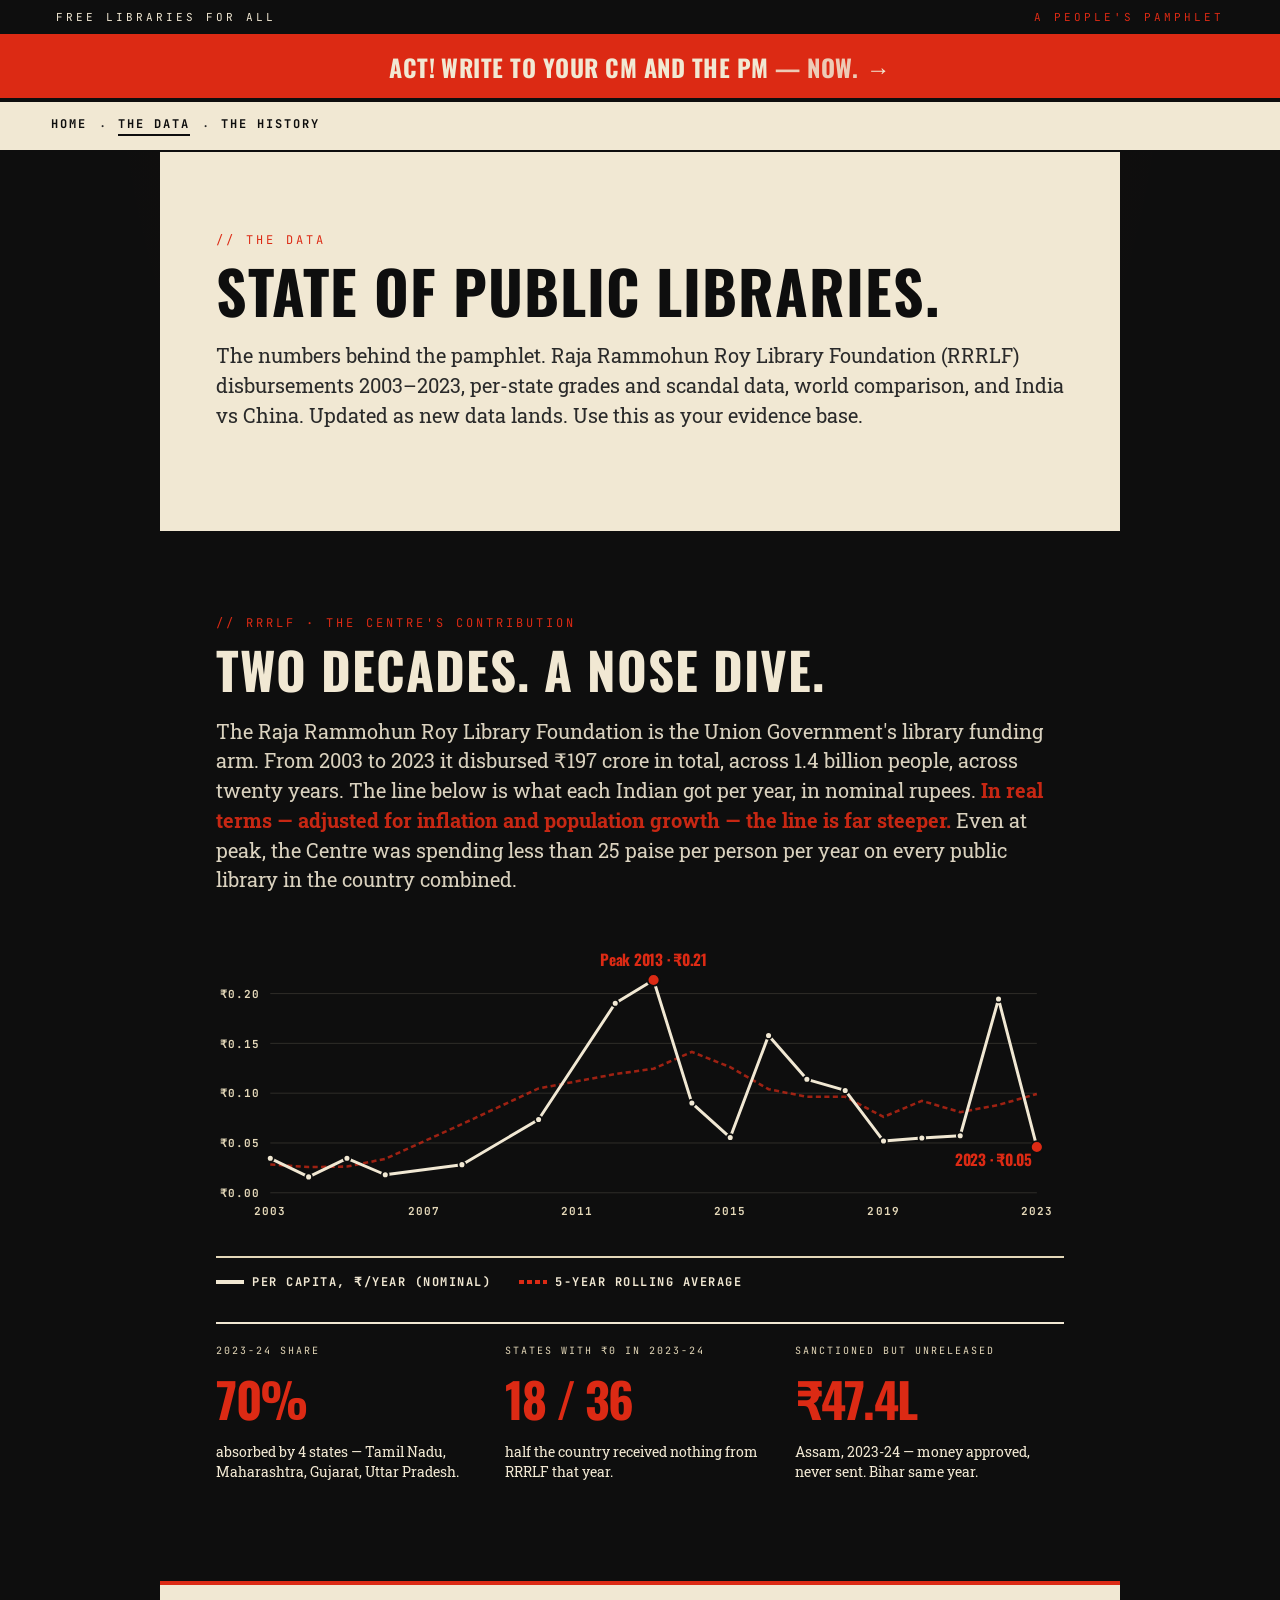
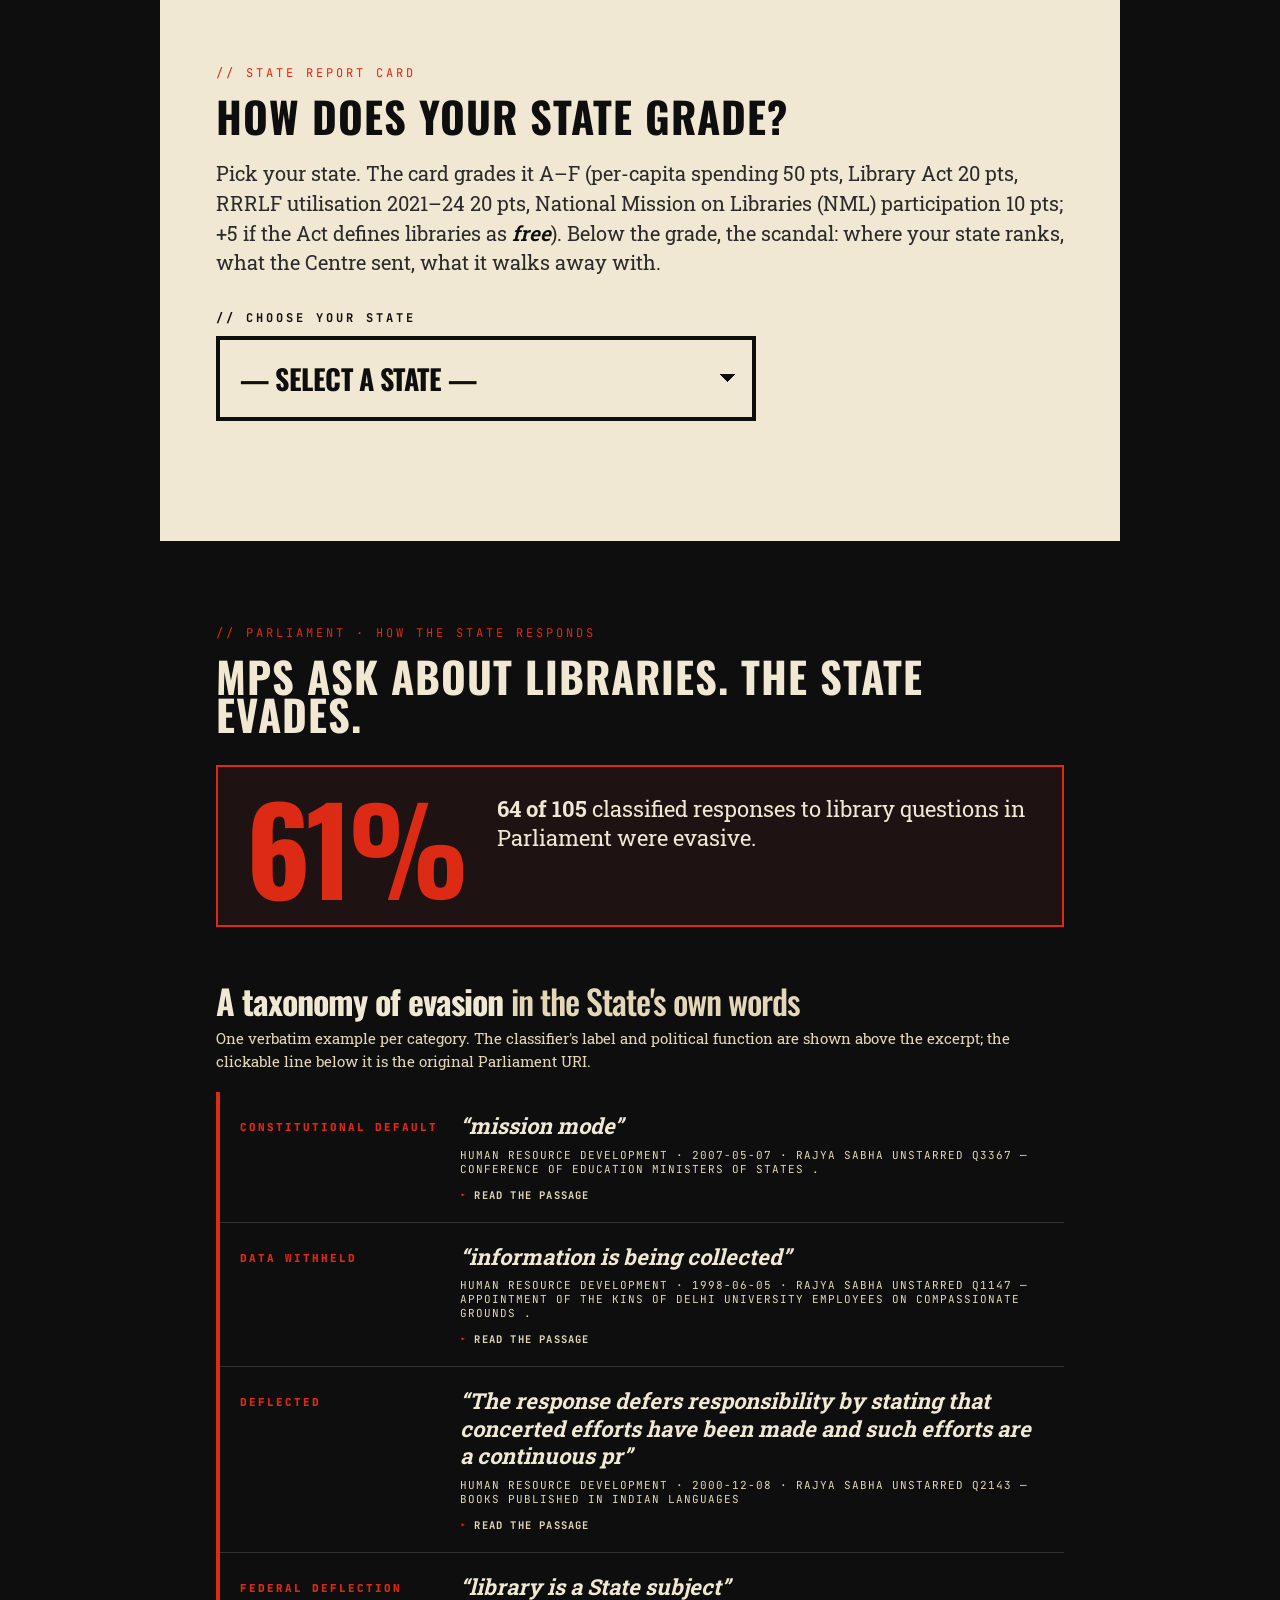
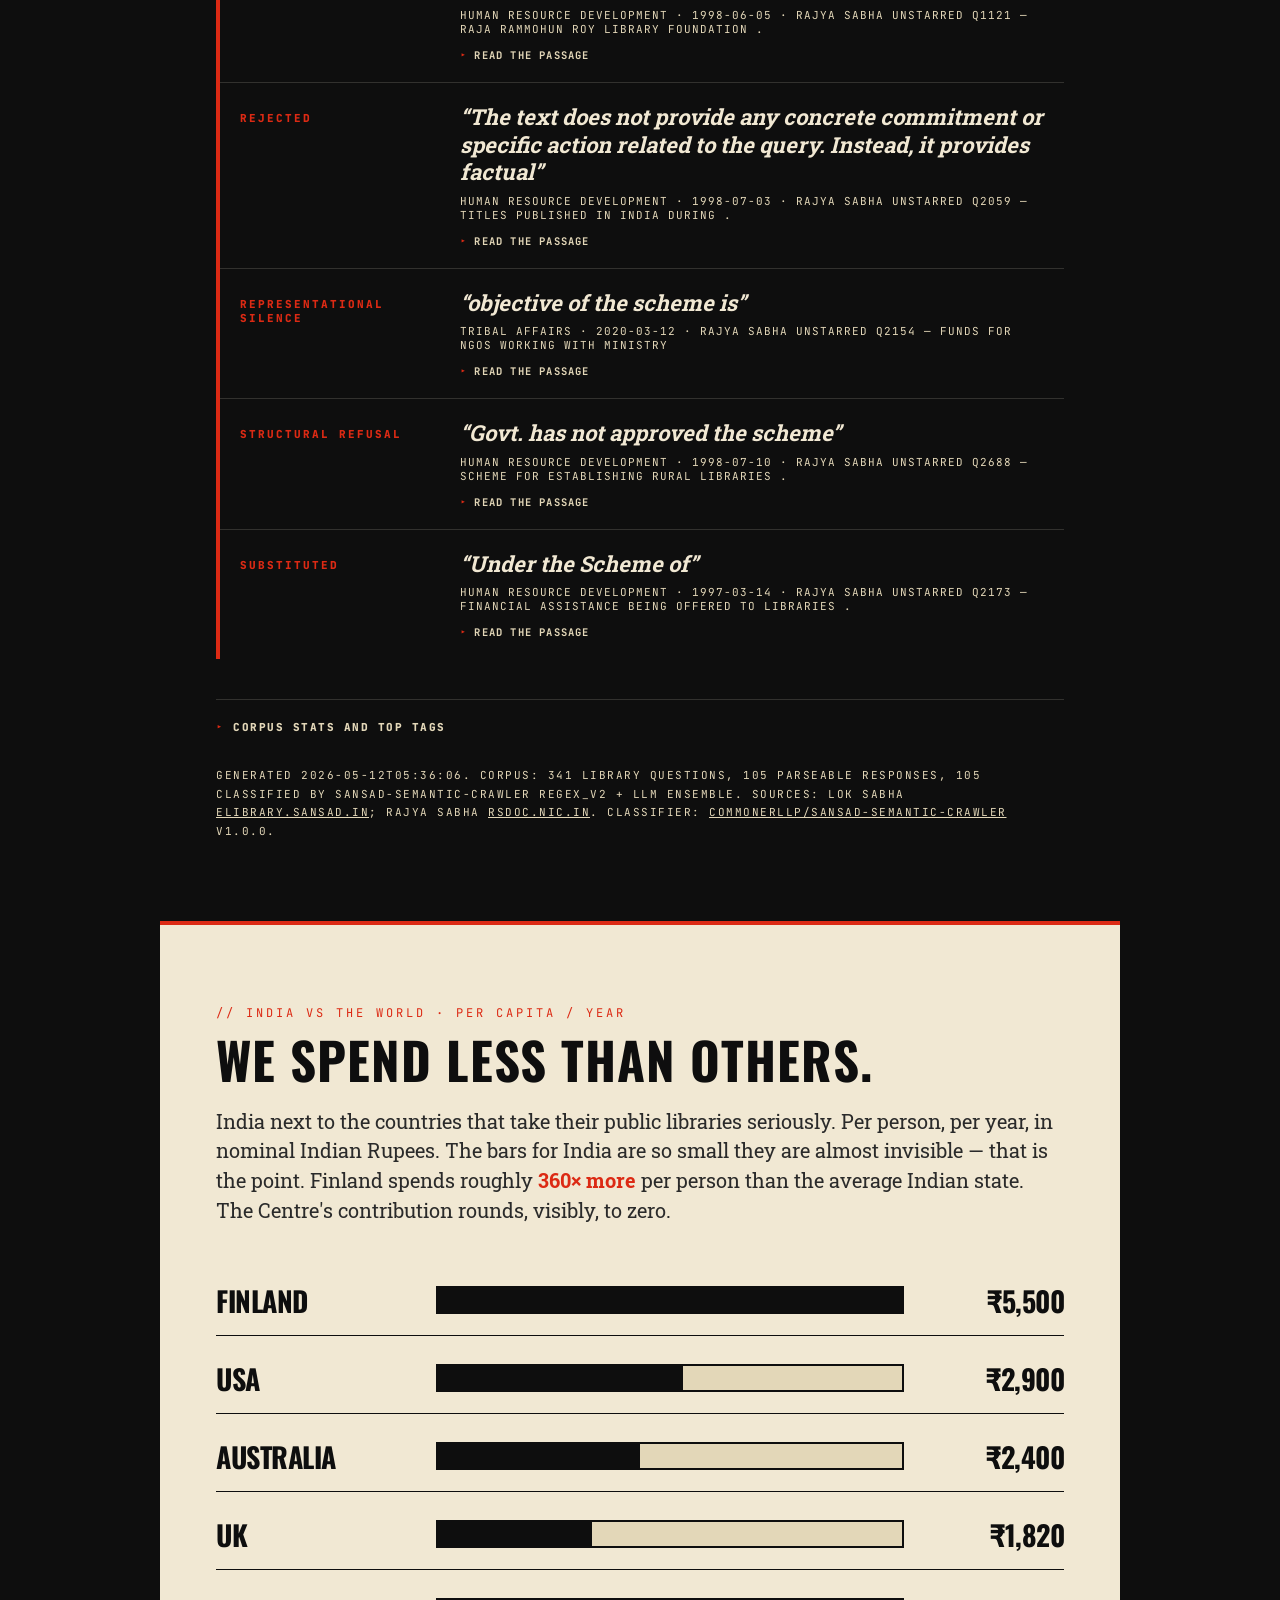
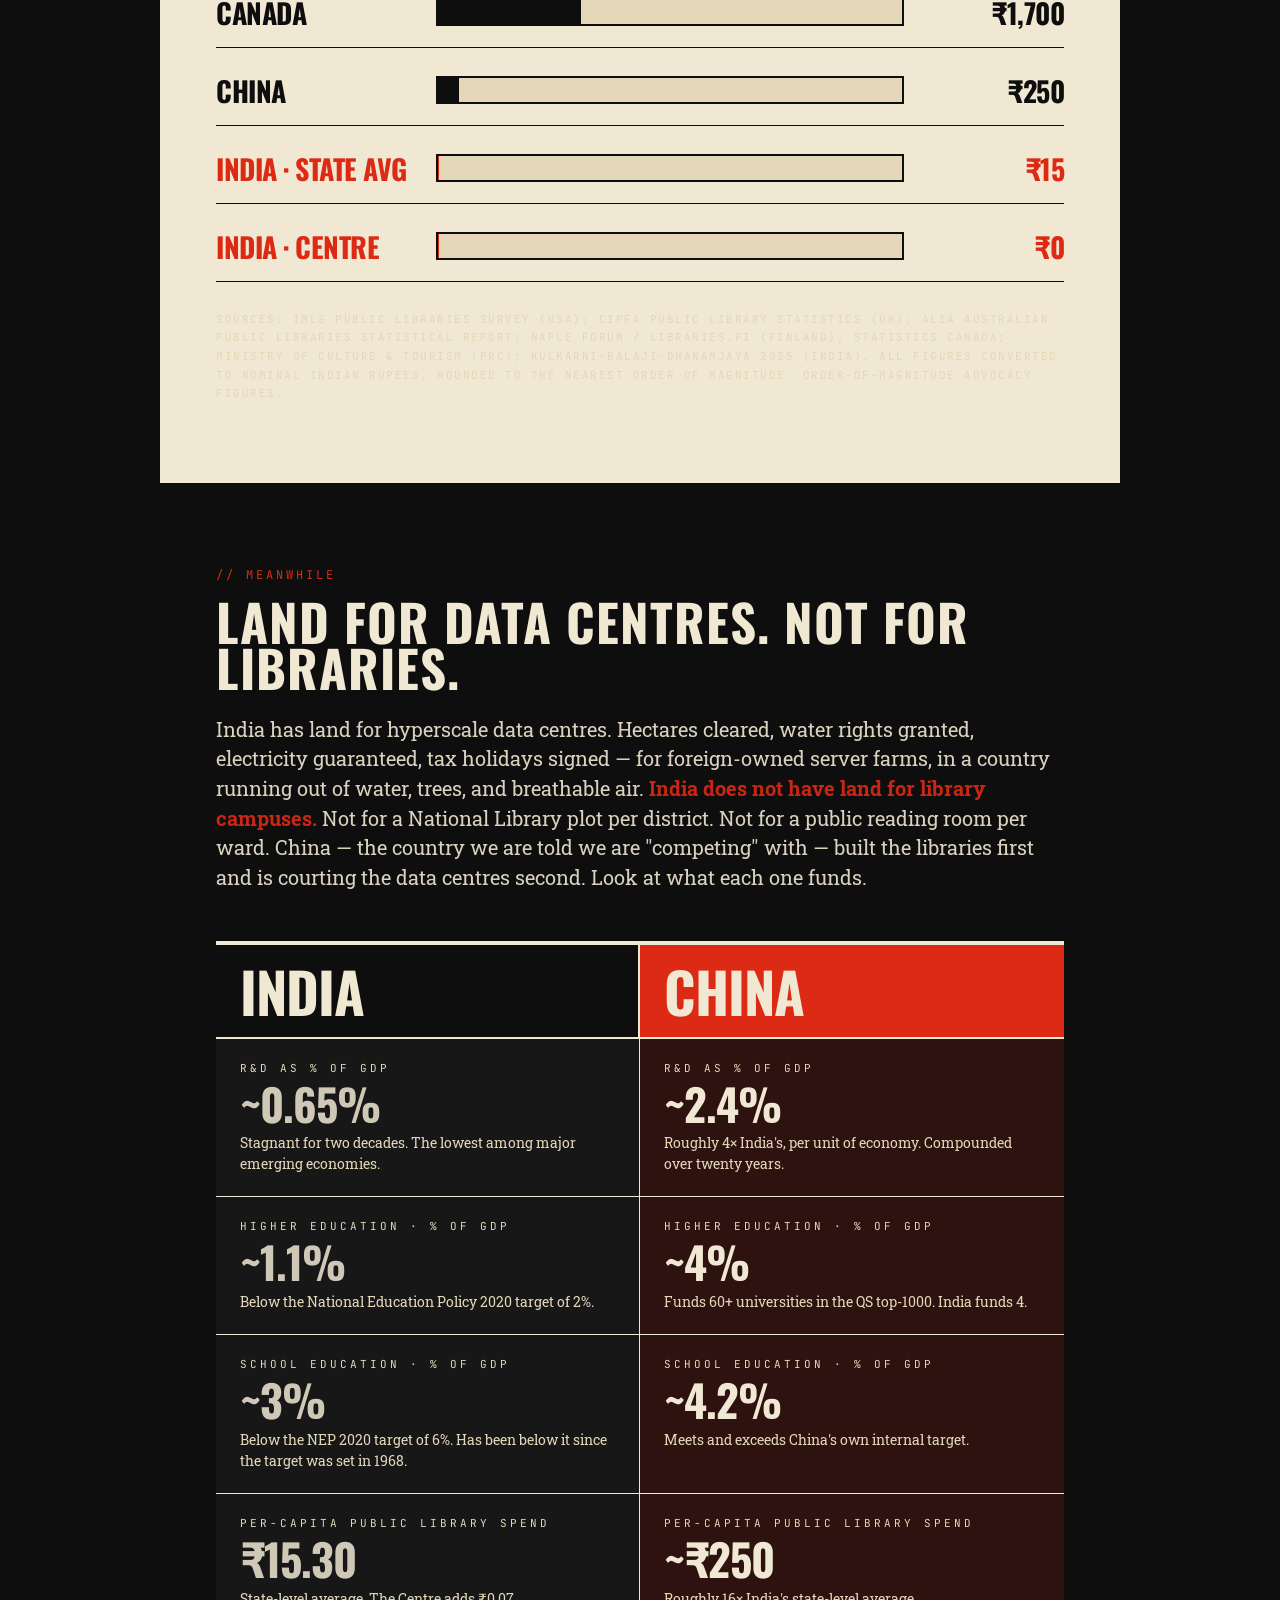
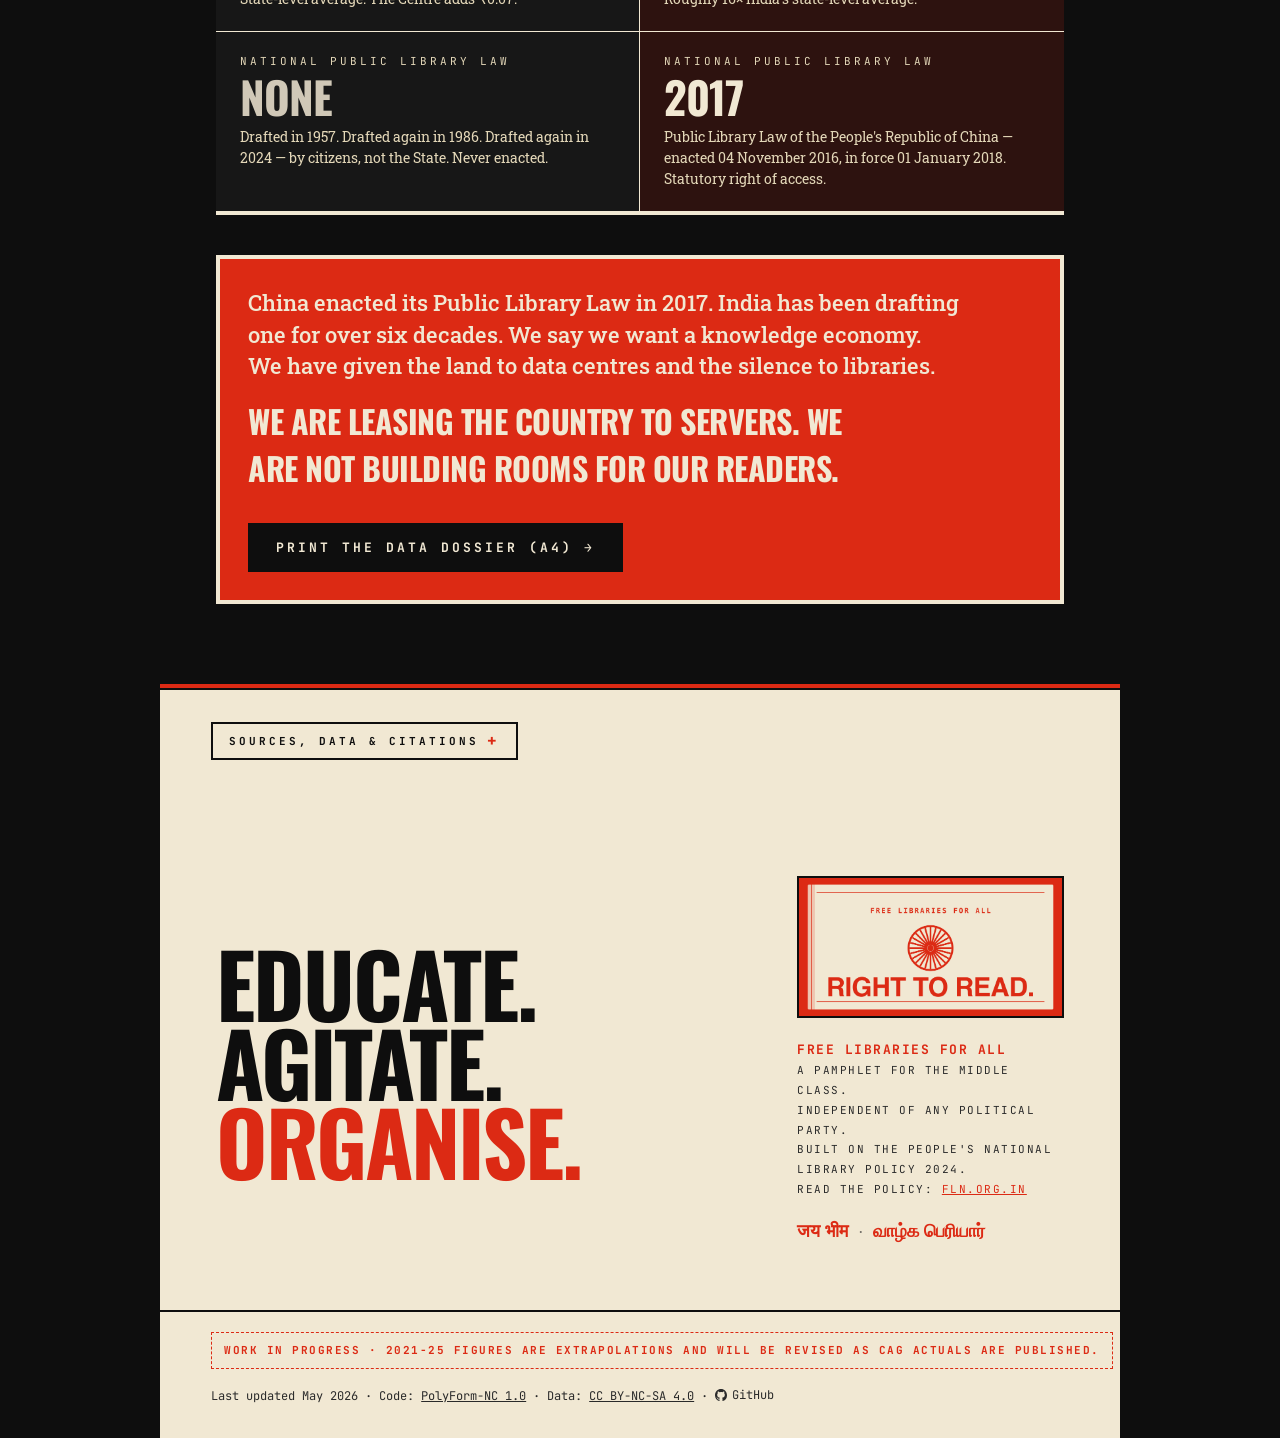
<file: data/index.html>
<!DOCTYPE html>
<html lang="en-IN">
<head>
<meta charset="UTF-8" />
<meta name="viewport" content="width=device-width, initial-scale=1.0" />
<title>Data — Right to Read</title>
<meta name="description" content="Underlying data for the Right to Read pamphlet: RRRLF disbursements 2003–2023, state report card on public library performance, and Parliament Q&A from the 2025 budget session." />

<!-- Favicon — Savitribai-evoking silhouette, cream on vermilion (pamphlet palette) -->
<link rel="icon" type="image/svg+xml" href="../assets/favicon.svg">
<link rel="icon" type="image/png" sizes="32x32" href="../assets/favicon-32.png">
<link rel="icon" type="image/png" sizes="16x16" href="../assets/favicon-16.png">
<link rel="shortcut icon" href="../assets/favicon.ico">
<link rel="apple-touch-icon" sizes="180x180" href="../assets/apple-touch-icon.png">
<meta name="theme-color" content="#dc2a14">

<!-- Canonical + Open Graph + Twitter card for link unfurls -->
<link rel="canonical" href="https://theright2read.org/data/" />
<meta property="og:type" content="website" />
<meta property="og:site_name" content="Right to Read — Free Libraries for All" />
<meta property="og:url" content="https://theright2read.org/data/" />
<meta property="og:title" content="Data — Right to Read" />
<meta property="og:description" content="Underlying data for the pamphlet: RRRLF disbursements 2003–2023, state report card, and Parliament Q&A from the 2025 budget session." />
<meta property="og:locale" content="en_IN" />
<meta name="twitter:card" content="summary_large_image" />
<meta name="twitter:title" content="Data — Right to Read" />
<meta name="twitter:description" content="RRRLF disbursements, state report card, and Parliament 2025 Q&A — the data behind the Right to Read pamphlet." />
<meta property="og:image" content="https://theright2read.org/assets/og-image.png?v=2" />
<meta property="og:image:secure_url" content="https://theright2read.org/assets/og-image.png?v=2" />
<meta property="og:image:type" content="image/png" />
<meta property="og:image:width" content="1600" />
<meta property="og:image:height" content="838" />
<meta property="og:image:alt" content="Right to Read — Free Libraries for All. One statue = two years of India's entire library budget." />
<meta name="twitter:image" content="https://theright2read.org/assets/og-image.png?v=2" />
<meta name="twitter:image:alt" content="Right to Read — Free Libraries for All. One statue = two years of India's entire library budget." />


<link rel="preconnect" href="https://fonts.googleapis.com" />
<link rel="preconnect" href="https://fonts.gstatic.com" crossorigin />
<link href="https://fonts.googleapis.com/css2?family=Bebas+Neue&family=Oswald:wght@600;700;900&family=Roboto+Slab:wght@400;500;700;900&family=Inter+Tight:wght@400;500;600;700&family=JetBrains+Mono:wght@400;500;700&display=swap" rel="stylesheet" />

<link rel="stylesheet" href="../assets/styles.css?v=48">
</head>
<body>

<a class="skip-link" href="#main-content">Skip to content</a>

<header>
  <!-- STRIP -->
  <div class="strip">
    <span lang="en">Free Libraries For All</span>
    <span class="accent">A People's Pamphlet</span>
  </div>

  <!-- STICKY CALL-TO-ACTION -->
  <div class="actbar">
    <a href="/#write"><span class="bang">ACT!</span>Write to your CM and the PM <span style="opacity:0.85">— now.</span><span class="arrow">→</span></a>
  </div>

  <!-- SITE NAV -->
  <nav class="site-nav" aria-label="Site navigation">
    <a href="/" class="site-nav-link">Home</a>
    <span class="site-nav-sep" aria-hidden="true">·</span>
    <a href="/data/" class="site-nav-link" aria-current="page">The Data</a>
    <span class="site-nav-sep" aria-hidden="true">·</span>
    <a href="/inequality/" class="site-nav-link">The History</a>
  </nav>
</header>

<main class="pamphlet" id="main-content">

  <h1 class="visually-hidden">Data — The Right to Read: RRRLF disbursements, state report cards, world comparisons, and Parliament Q&amp;A on public libraries in India.</h1>

  <!-- DATA PAGE OPENER -->
  <section class="section cream fit-headline" id="data-hero" style="--cqi-h2: 7;">
    <div class="def-stack">
      <div class="eyebrow">The data</div>
      <h2>STATE OF PUBLIC LIBRARIES.</h2>
      <p class="lede">The numbers behind the pamphlet. Raja Rammohun Roy Library Foundation (RRRLF) disbursements 2003–2023, per-state grades and scandal data, world comparison, and India vs China. Updated as new data lands. Use this as your evidence base.</p>
    </div>
  </section>

  <!-- 1 · RRRLF -->
  <section class="section ink fit-headline" id="rrrlf" style="--cqi-h2: 6;">
    <div class="grain soft"></div>
    <div class="stack">
      <div class="eyebrow">RRRLF · the Centre's contribution</div>
      <h2>TWO DECADES. A NOSE DIVE.</h2>
      <p class="lede">The Raja Rammohun Roy Library Foundation is the Union Government's library funding arm. From 2003 to 2023 it disbursed ₹197 crore in total, across 1.4 billion people, across twenty years. The line below is what each Indian got per year, in nominal rupees. <strong class="t-red">In real terms — adjusted for inflation and population growth — the line is far steeper.</strong> Even at peak, the Centre was spending less than 25 paise per person per year on every public library in the country combined.</p>
      <div class="rrrlf-chart" id="rrrlf-chart"></div>
      <div class="stat-grid">
        <div>
          <div class="stat-tag">2023-24 share</div>
          <div class="stat-num">70%</div>
          <div class="stat-text">absorbed by 4 states — Tamil Nadu, Maharashtra, Gujarat, Uttar Pradesh.</div>
        </div>
        <div>
          <div class="stat-tag">States with ₹0 in 2023-24</div>
          <div class="stat-num">18 / 36</div>
          <div class="stat-text">half the country received nothing from RRRLF that year.</div>
        </div>
        <div>
          <div class="stat-tag">Sanctioned but unreleased</div>
          <div class="stat-num">₹47.4L</div>
          <div class="stat-text">Assam, 2023-24 — money approved, never sent. Bihar same year.</div>
        </div>
      </div>
    </div>
  </section>

  <!-- 2 · STATE REPORT CARD + SCANDAL DETAILS (one picker, two stacked panels) -->
  <section class="section cream fit-headline" id="report-card" style="--cqi-h2: 5;">
    <div class="eyebrow">State Report Card</div>
    <h2>HOW DOES YOUR STATE GRADE?</h2>
    <p class="lede">Pick your state. The card grades it A–F (per-capita spending 50 pts, Library Act 20 pts, RRRLF utilisation 2021–24 20 pts, National Mission on Libraries (NML) participation 10 pts; +5 if the Act defines libraries as <em>free</em>). Below the grade, the scandal: where your state ranks, what the Centre sent, what it walks away with.</p>

    <div class="picker-wrap">
      <label class="picker-label" for="state-picker">Choose your state</label>
      <select id="state-picker" class="picker-select" aria-label="Choose your state">
        <option value="">— Select a state —</option>
      </select>
    </div>

    <div id="report-result" class="report-result" aria-live="polite" hidden>
      <div class="result-head">
        <div>
          <div class="result-eyebrow">Your state</div>
          <div class="result-state" id="result-state"></div>
        </div>
        <div class="result-grade-block">
          <div class="result-eyebrow" style="text-align:right;">Grade</div>
          <div class="result-grade" id="result-grade"></div>
        </div>
      </div>
      <div class="result-rows" id="result-rows"></div>
      <div class="result-total" id="result-total"></div>
      <div class="result-meaning" id="result-meaning"></div>
    </div>

    <div id="scandal-result" class="scandal-result" aria-live="polite" hidden>
      <div class="scandal-head">
        <div>
          <div class="scandal-eyebrow">The scandal</div>
          <div class="scandal-state" id="scandal-state"></div>
        </div>
        <div class="scandal-stat-block">
          <div class="scandal-eyebrow" style="text-align:right;">Per capita · per year</div>
          <div class="scandal-stat" id="scandal-stat"></div>
        </div>
      </div>
      <div class="scandal-rows" id="scandal-rows"></div>
      <div class="scandal-punchline" id="scandal-punchline"></div>
    </div>
  </section>

  <!-- Library game and diversion game both moved to homepage. -->


  <section class="section ink fit-headline" id="parliament" style="--cqi-h2: 5;">
    <div class="grain soft"></div>
    <div class="stack">
      <div class="eyebrow">Parliament · how the State responds</div>
      <h2>MPs ASK ABOUT LIBRARIES. THE STATE EVADES.</h2>
      <div class="parl-headline-stat" id="parl-headline-stat"></div>

      <h3 class="parl-subhead">A taxonomy of evasion <span class="t-cream-soft">in the State's own words</span></h3>
      <p class="parl-subhead-note">One verbatim example per category. The classifier's label and political function are shown above the excerpt; the clickable line below it is the original Parliament URI.</p>
      <div class="parl-evasion-grid" id="parl-evasion-grid"></div>

      <details class="parl-corpus-details">
        <summary>Corpus stats and top tags</summary>
        <div class="parl-grid" id="parl-grid"></div>
        <div class="parl-tags" id="parl-tags" aria-label="Top Parliament library topics"></div>
      </details>

      <div class="section-source-note" id="parl-source-note"></div>
    </div>
  </section>


  <!-- 3.5 · WORLD COMPARISON — India next to the rich-world peers -->
  <section class="section cream fit-headline" id="world" style="--cqi-h2: 6;">
    <div class="eyebrow">India vs the World · per capita / year</div>
    <h2>WE SPEND LESS THAN OTHERS.</h2>
    <p class="lede">India next to the countries that take their public libraries seriously. Per person, per year, in nominal Indian Rupees. The bars for India are so small they are almost invisible — that is the point. Finland spends roughly <strong>360× more</strong> per person than the average Indian state. The Centre's contribution rounds, visibly, to zero.</p>
    <div class="world-rows" id="world-rows"></div>
    <div class="section-source-note" style="margin-top: 28px;">
      Sources: IMLS Public Libraries Survey (USA); CIPFA Public Library Statistics (UK); ALIA Australian Public Libraries Statistical Report; NAPLE Forum / Libraries.fi (Finland); Statistics Canada; Ministry of Culture &amp; Tourism (PRC); Kulkarni-Balaji-Dhanamjaya 2025 (India). All figures converted to nominal Indian Rupees, rounded to the nearest order of magnitude. Order-of-magnitude advocacy figures.
    </div>
  </section>

  <!-- 4 · MEANWHILE — India vs China (static comparison table) -->
  <section class="section ink fit-headline" id="china" style="--cqi-h2: 6;">
    <div class="grain soft"></div>
    <div class="stack">
      <div class="eyebrow">Meanwhile</div>
      <h2>LAND FOR DATA CENTRES. NOT FOR LIBRARIES.</h2>
      <p class="lede">India has land for hyperscale data centres. Hectares cleared, water rights granted, electricity guaranteed, tax holidays signed — for foreign-owned server farms, in a country running out of water, trees, and breathable air. <strong>India does not have land for library campuses.</strong> Not for a National Library plot per district. Not for a public reading room per ward. China — the country we are told we are "competing" with — built the libraries first and is courting the data centres second. Look at what each one funds.</p>

      <div class="vs-grid" role="table" aria-label="India versus China — knowledge investment comparison">
        <div class="vs-head" role="row">
          <div class="india" role="columnheader">INDIA</div>
          <div class="china" role="columnheader">CHINA</div>
        </div>

        <div class="vs-row" role="row">
          <div class="india" role="cell">
            <div class="vs-label">R&amp;D as % of GDP</div>
            <div class="vs-value weak">~0.65%</div>
            <div class="vs-note">Stagnant for two decades. The lowest among major emerging economies.</div>
          </div>
          <div class="china" role="cell">
            <div class="vs-label">R&amp;D as % of GDP</div>
            <div class="vs-value strong">~2.4%</div>
            <div class="vs-note">Roughly 4× India's, per unit of economy. Compounded over twenty years.</div>
          </div>
        </div>

        <div class="vs-row" role="row">
          <div class="india" role="cell">
            <div class="vs-label">Higher education · % of GDP</div>
            <div class="vs-value weak">~1.1%</div>
            <div class="vs-note">Below the National Education Policy 2020 target of 2%.</div>
          </div>
          <div class="china" role="cell">
            <div class="vs-label">Higher education · % of GDP</div>
            <div class="vs-value strong">~4%</div>
            <div class="vs-note">Funds 60+ universities in the QS top-1000. India funds 4.</div>
          </div>
        </div>

        <div class="vs-row" role="row">
          <div class="india" role="cell">
            <div class="vs-label">School education · % of GDP</div>
            <div class="vs-value weak">~3%</div>
            <div class="vs-note">Below the NEP 2020 target of 6%. Has been below it since the target was set in 1968.</div>
          </div>
          <div class="china" role="cell">
            <div class="vs-label">School education · % of GDP</div>
            <div class="vs-value strong">~4.2%</div>
            <div class="vs-note">Meets and exceeds China's own internal target.</div>
          </div>
        </div>

        <div class="vs-row" role="row">
          <div class="india" role="cell">
            <div class="vs-label">Per-capita public library spend</div>
            <div class="vs-value weak">₹15.30</div>
            <div class="vs-note">State-level average. The Centre adds ₹0.07.</div>
          </div>
          <div class="china" role="cell">
            <div class="vs-label">Per-capita public library spend</div>
            <div class="vs-value strong">~₹250</div>
            <div class="vs-note">Roughly 16× India's state-level average.</div>
          </div>
        </div>

        <div class="vs-row" role="row">
          <div class="india" role="cell">
            <div class="vs-label">National Public Library Law</div>
            <div class="vs-value weak">NONE</div>
            <div class="vs-note">Drafted in 1957. Drafted again in 1986. Drafted again in 2024 — by citizens, not the State. Never enacted.</div>
          </div>
          <div class="china" role="cell">
            <div class="vs-label">National Public Library Law</div>
            <div class="vs-value strong">2017</div>
            <div class="vs-note">Public Library Law of the People's Republic of China — enacted 04 November 2016, in force 01 January 2018. Statutory right of access.</div>
          </div>
        </div>
      </div>

      <div class="meanwhile-closer">
        <p>
          China enacted its Public Library Law in 2017. India has been drafting one for over six decades. We say we want a knowledge economy. We have given the land to data centres and the silence to libraries.
          <strong>We are leasing the country to servers. We are not building rooms for our readers.</strong>
        </p>
        <button type="button" class="print-btn" onclick="window.print()" aria-label="Print the data dossier as an A4 PDF" style="margin-top: 32px;">
          Print the data dossier (A4) →
        </button>
      </div>
    </div>
  </section>

  <!-- FOOTER — sources above the closing peroration -->
  <footer class="page-footer">
    <details class="bib-collapse">
      <summary class="bib-head">Sources, data &amp; citations</summary>
        <ul class="bib-list">
          <li>
            <span class="bib-label">Per-capita library expenditure</span>
            <span class="bib-cite">(₹11.62 national, ₹9.55 state, ₹2.07 Centre, peak 2018-19) — Kulkarni, S. R., Balaji, B. P., &amp; Dhanamjaya, M. (2025). <em>What is the per capita expenditure on public libraries in India? An empirical analysis.</em> In <em>Book of abstracts: Global library summit on library diplomacy</em>, South Asian University, New Delhi, 5-7 February 2025 (pp. 125-132). LIS Academy. Sourced from CAG Combined Finance &amp; Revenue Accounts, Major Head 2205 / Sub-head 105.</span>
          </li>
          <li>
            <span class="bib-label">State-wise per-capita library spending, 2014-15 to 2020-21</span>
            <span class="bib-cite">Ministry of Culture, Government of India.</span>
          </li>
          <li>
            <span class="bib-label">Centre's library spending</span>
            <span class="bib-cite">(~₹195 cr/yr avg 2014-21; ₹250 cr peak 2018-19) — CAG Combined Finance &amp; Revenue Accounts, via Kulkarni-Balaji-Dhanamjaya 2025.</span>
          </li>
          <li>
            <span class="bib-label">RRRLF disbursements 2003-2023; state-wise 2021-25</span>
            <span class="bib-cite">Raja Rammohun Roy Library Foundation; Rajya Sabha Q.1316 (31.07.2025); Lok Sabha Q.†2365 (04.08.2025) &amp; Q.†4081 (18.08.2025).</span>
          </li>
          <li>
            <span class="bib-label">Statue of Unity construction cost</span>
            <span class="bib-cite">(~₹2,989 crore) — Government of Gujarat, 2018.</span>
          </li>
          <li>
            <span class="bib-label">Union Budget 2024-25</span>
            <span class="bib-cite">(~₹48 lakh crore) — Government of India, Budget at a Glance.</span>
          </li>
          <li>
            <span class="bib-label">Corporate tax cut revenue forgone</span>
            <span class="bib-cite">(~₹1.45 lakh crore, FY 2019-20) — CAG Performance Audit and Finance Ministry annexures, after the corporate tax rate cut from 30% to 22% (15% for new manufacturing).</span>
          </li>
          <li>
            <span class="bib-label">Production-Linked Incentive (PLI)</span>
            <span class="bib-cite">(~₹1.97 lakh crore committed across 14 sectors) — Ministry of Commerce and Industry.</span>
          </li>
          <li>
            <span class="bib-label">Government advertising / publicity</span>
            <span class="bib-cite">(₹644 cr FY 2024-25 actual; ₹1,211 cr FY 2025-26 allocation; 5-year total ₹2,447 cr) — Lok Sabha replies (Shafi Parambil, December 2025); Union Budget 2025-26.</span>
          </li>
          <li>
            <span class="bib-label">PM Modi's foreign trips</span>
            <span class="bib-cite">(₹762 cr cumulative 2015-2025; ₹109 cr in 2024; ₹175 cr in 2025) — Ministry of External Affairs replies in Lok Sabha; The Wire (March 2025); Deccan Chronicle.</span>
          </li>
          <li>
            <span class="bib-label">Ambedkar's 1915 letter on Sir Pherozshah Mehta</span>
            <span class="bib-cite">(urging a library over a statue) — Narake, H., Kasare, M. L., Kamble, N. G., &amp; Godghate, A. (Eds.) (2014), <em>Dr. Babasaheb Ambedkar: Writings and Speeches</em>, Vol. 17(III), p. 162. Government of Maharashtra. Cited via <a href="https://www.roundtableindia.co.in/a-library-in-a-controversy-dr-b-r-ambedkar-and-jawaharlal-nehru-university/" target="_blank" rel="noopener">Round Table India</a>.</span>
          </li>
          <li>
            <span class="bib-label">India vs China comparisons</span>
            <span class="bib-cite">(R&amp;D, higher education, school education, library spending, 2017 Public Library Law) — UNESCO Institute for Statistics; World Bank; OECD; Ministry of Culture and Tourism (PRC). Order-of-magnitude figures only.</span>
          </li>
          <li>
            <span class="bib-label">International library spending</span>
            <span class="bib-cite">(USA $35 / ~₹2,900 per cap) — IMLS Public Libraries Survey (USA); CIPFA Public Library Statistics (UK); ALIA Australian Public Libraries Statistical Report; NAPLE Forum / Libraries.fi (Finland); Statistics Canada.</span>
          </li>
          <li>
            <span class="bib-label">Public Library Service norm</span>
            <span class="bib-cite">(1 library per 3,000 people) — IFLA-UNESCO Public Library Manifesto (2022); IFLA Library Map of the World.</span>
          </li>
          <li>
            <span class="bib-label">Income tax computation</span>
            <span class="bib-cite">in the calculator — New Tax Regime FY 2024-25 (Government of India), with ₹75,000 standard deduction, Section 87A rebate, and 4% Health &amp; Education cess applied.</span>
          </li>
          <li>
            <span class="bib-label">Library law &amp; policy framing</span>
            <span class="bib-cite">People's National Library Policy 2024 (Free Libraries Network, <a href="https://www.fln.org.in" target="_blank" rel="noopener">fln.org.in</a>).</span>
          </li>
        </ul>
      <div class="bib-notes">
        <span class="bib-label">Notes on the data</span>
        Census 2011 population basis used for per-capita calculations in source data. West Bengal 2019-20 (₹0.46) reflects reporting irregularity. Tripura 2020-21 (₹0.07) requires further investigation. Many of the quantitative ratios are advocacy-grade approximations rounded to the nearest order of magnitude; methodological exactness varies. Where multiple figures exist, the most recent CAG-verified or peak-year value has been used.
      </div>
    </details>
  </footer>

  <!-- Closing peroration -->
  <section class="closing-section">
    <div class="footer-grid">
      <div>
        <h3>EDUCATE.<br>AGITATE.<br><span class="red">ORGANISE.</span></h3>
      </div>
      <div class="footer-meta">
        <a href="/" class="footer-og-link" aria-label="Right to Read — back to pamphlet">
          <img class="footer-og-card" src="../assets/og-image.png?v=2" alt="Right to Read — Free Libraries for All." />
        </a>
        <div class="head">Free Libraries For All</div>
        A pamphlet for the middle class.<br>
        Independent of any political party.<br>
        Built on the People's National<br>Library Policy 2024.<br>
        Read the policy: <a href="https://www.fln.org.in" target="_blank" rel="noopener">fln.org.in</a>
        <div class="salute">
          <span lang="hi">जय भीम</span>
          <span class="salute-sep" aria-hidden="true">·</span>
          <span class="ta" lang="ta">வாழ்க பெரியார்</span>
        </div>
      </div>
    </div>
  </section>

  <!-- Colophon -->
  <div class="page-footer-end">
    <div class="wip-notice">
      Work in progress · 2021-25 figures are extrapolations and will be revised as CAG actuals are published.
    </div>
    <div class="colophon-line">
      Last updated May 2026 ·
      Code: <a href="https://polyformproject.org/licenses/noncommercial/1.0.0">PolyForm-NC 1.0</a> ·
      Data: <a href="https://creativecommons.org/licenses/by-nc-sa/4.0/">CC BY-NC-SA 4.0</a> ·
      <a class="github-link" href="https://github.com/CommonerLLP/theright2read" target="_blank" rel="noopener" aria-label="GitHub repository: CommonerLLP/theright2read" title="CommonerLLP/theright2read">
        <svg class="github-icon" viewBox="0 0 16 16" aria-hidden="true" focusable="false">
          <title>GitHub</title>
          <path d="M8 0C3.58 0 0 3.67 0 8.2c0 3.62 2.29 6.69 5.47 7.77.4.08.55-.18.55-.4 0-.19-.01-.84-.01-1.53-2.01.38-2.53-.5-2.69-.96-.09-.24-.48-.96-.82-1.16-.28-.16-.68-.56-.01-.57.63-.01 1.08.59 1.23.83.72 1.24 1.87.89 2.33.68.07-.53.28-.89.51-1.09-1.78-.21-3.64-.91-3.64-4.04 0-.89.31-1.62.82-2.19-.08-.21-.36-1.04.08-2.16 0 0 .67-.22 2.2.84A7.4 7.4 0 0 1 8 3.95c.68 0 1.36.09 2 .28 1.53-1.06 2.2-.84 2.2-.84.44 1.12.16 1.95.08 2.16.51.57.82 1.3.82 2.19 0 3.14-1.87 3.83-3.65 4.04.29.25.54.76.54 1.54 0 1.11-.01 2-.01 2.27 0 .22.15.48.55.4A8.09 8.09 0 0 0 16 8.2C16 3.67 12.42 0 8 0Z" />
        </svg>
        <span>GitHub</span>
      </a>
    </div>
  </div>

</main>

<script src="../assets/data.js?v=48"></script>
<script src="../assets/parliament_libraries.js?v=48"></script>
<script src="../assets/helpers.js?v=48"></script>
<script src="../assets/games.js?v=48"></script>
<script src="../assets/main.js?v=48"></script>
</body>
</html>
</file>
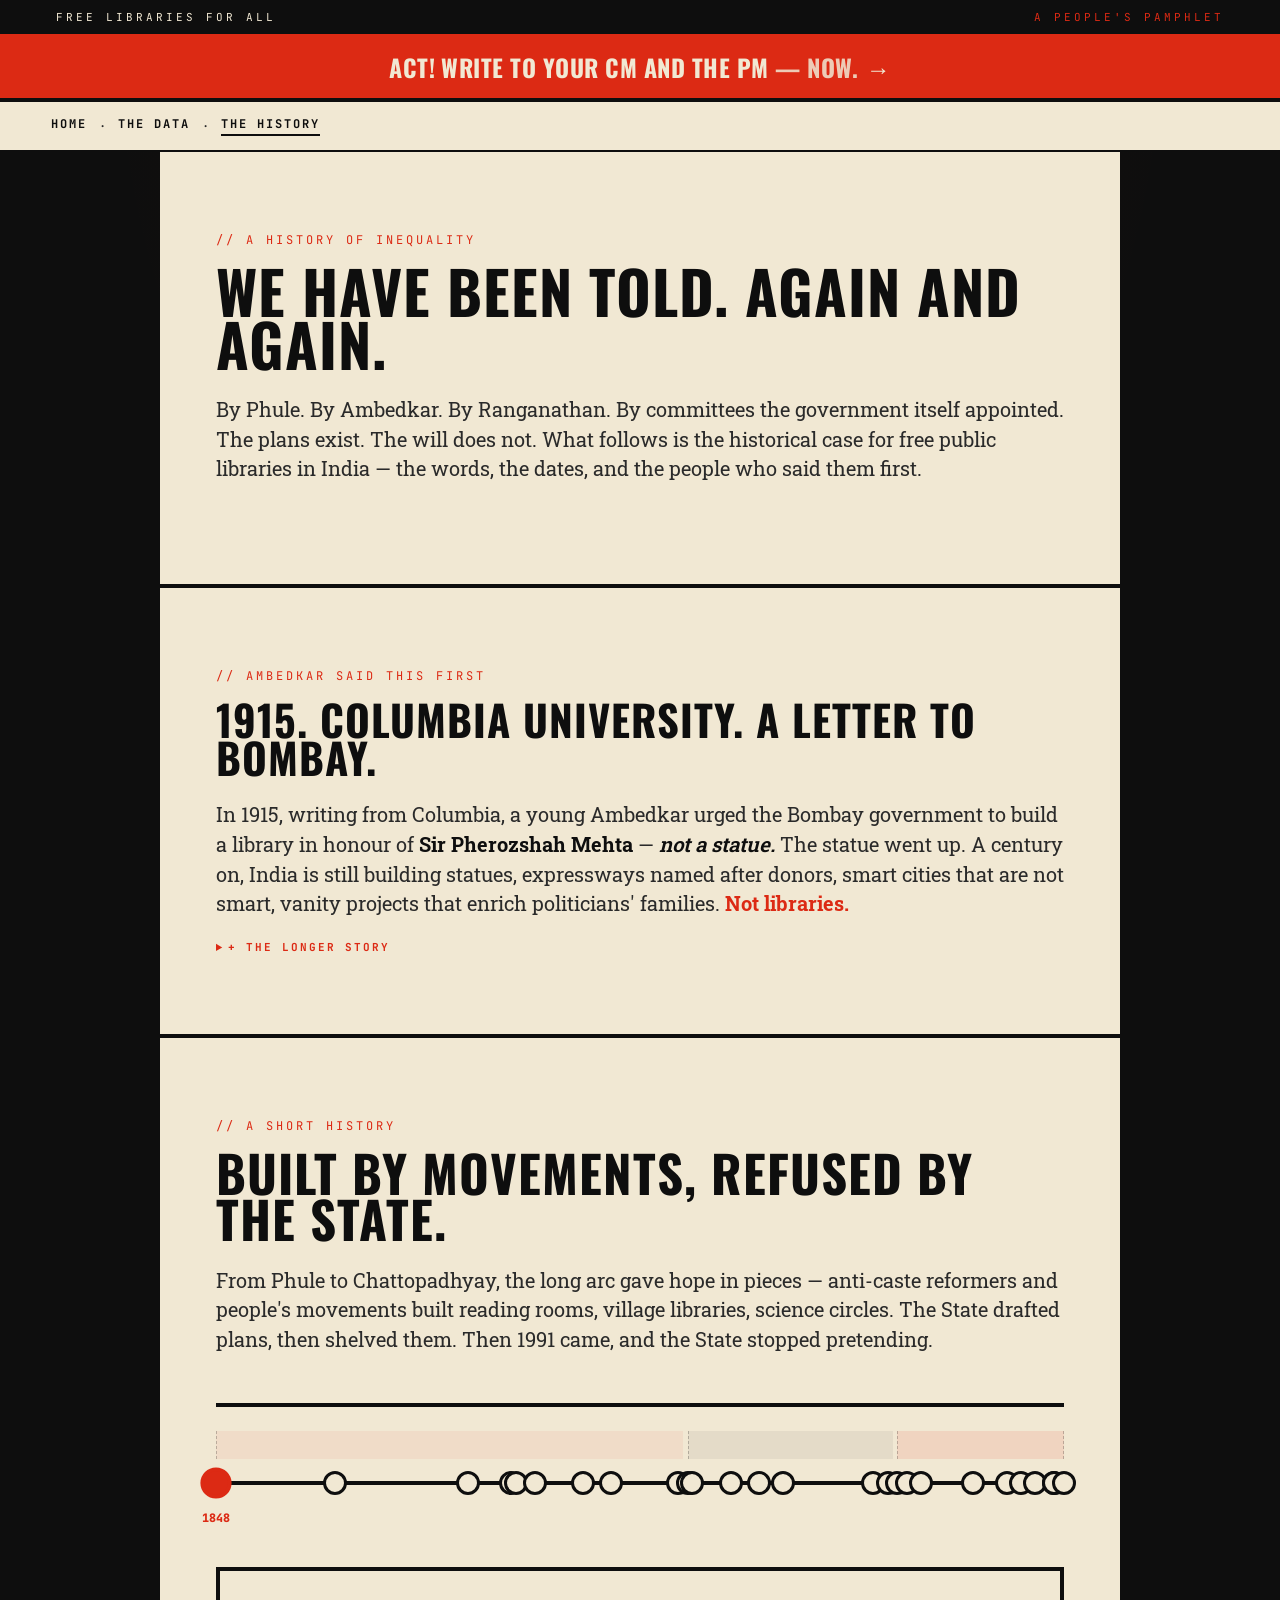
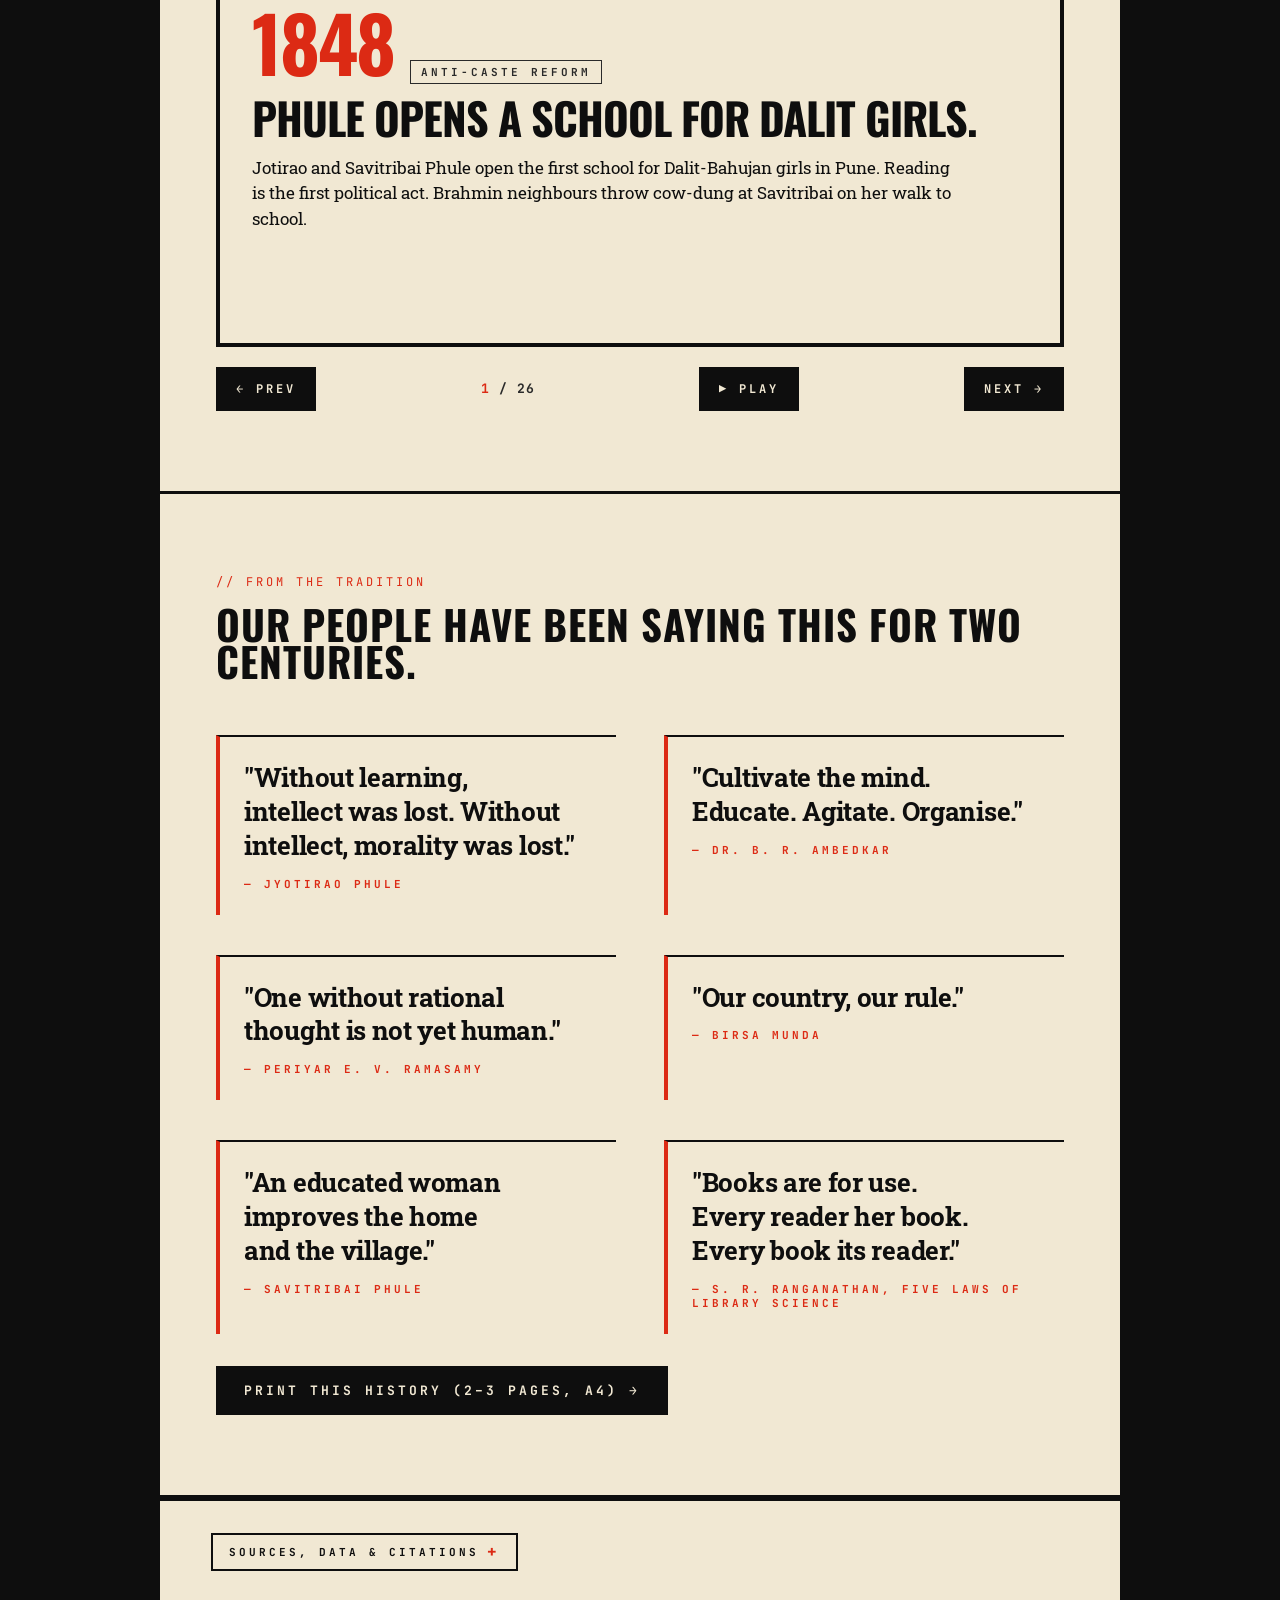
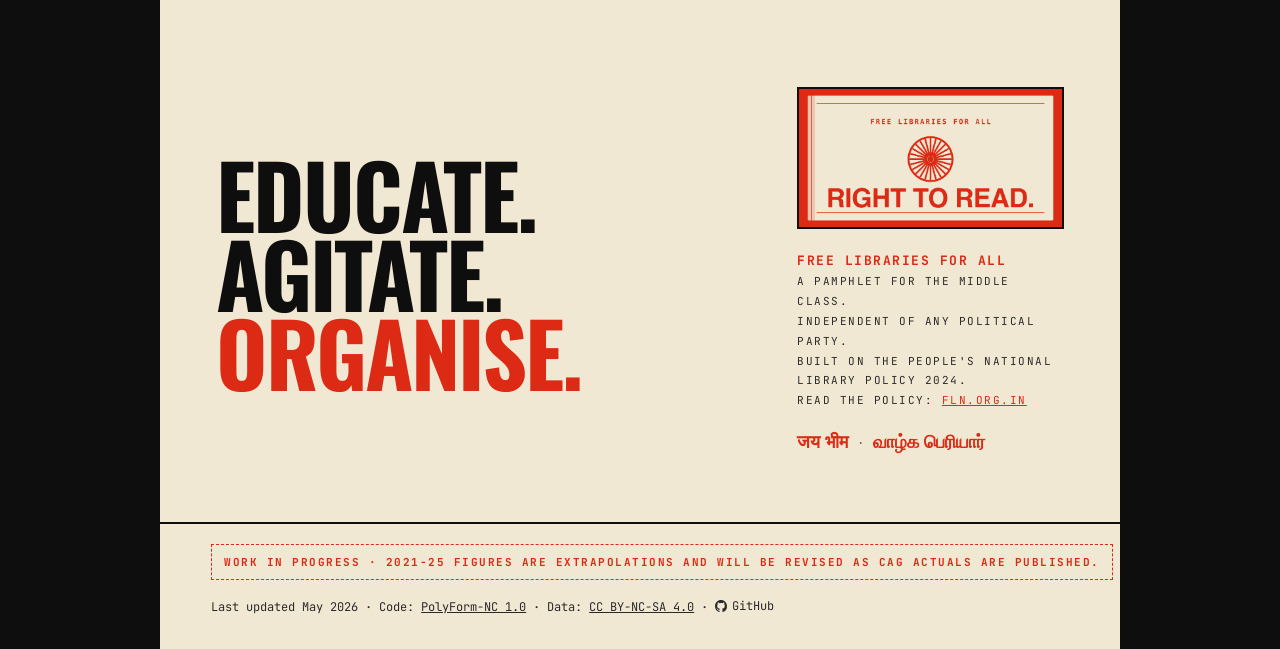
<file: inequality/index.html>
<!DOCTYPE html>
<html lang="en-IN">
<head>
<meta charset="UTF-8" />
<meta name="viewport" content="width=device-width, initial-scale=1.0" />
<title>A History of Inequality — Right to Read</title>
<meta name="description" content="A history of inequality in Indian public-library policy — Ambedkar's 1915 Columbia letter, the timeline of neglect, and the voices of the tradition (Phule, Ambedkar, Periyar, Birsa, Savitribai, Ranganathan)." />

<!-- Favicon — Constitution book + chakra, cream on vermilion (pamphlet palette) -->
<link rel="icon" type="image/svg+xml" href="../assets/favicon.svg">
<link rel="icon" type="image/png" sizes="32x32" href="../assets/favicon-32.png">
<link rel="icon" type="image/png" sizes="16x16" href="../assets/favicon-16.png">
<link rel="shortcut icon" href="../assets/favicon.ico">
<link rel="apple-touch-icon" sizes="180x180" href="../assets/apple-touch-icon.png">
<meta name="theme-color" content="#dc2a14">

<!-- Canonical + Open Graph + Twitter card for link unfurls -->
<link rel="canonical" href="https://theright2read.org/inequality/" />
<meta property="og:type" content="website" />
<meta property="og:site_name" content="Right to Read — Free Libraries for All" />
<meta property="og:url" content="https://theright2read.org/inequality/" />
<meta property="og:title" content="A History of Inequality — Right to Read" />
<meta property="og:description" content="Ambedkar's 1915 letter, the timeline of neglect, and the voices of the tradition. The historical case for public libraries in India." />
<meta property="og:locale" content="en_IN" />
<meta name="twitter:card" content="summary_large_image" />
<meta name="twitter:title" content="A History of Inequality — Right to Read" />
<meta name="twitter:description" content="Ambedkar's 1915 letter, the timeline of neglect, and the voices of the tradition." />
<meta property="og:image" content="https://theright2read.org/assets/og-image.png?v=2" />
<meta property="og:image:secure_url" content="https://theright2read.org/assets/og-image.png?v=2" />
<meta property="og:image:type" content="image/png" />
<meta property="og:image:width" content="1600" />
<meta property="og:image:height" content="838" />
<meta property="og:image:alt" content="Right to Read — Free Libraries for All. One statue = two years of India's entire library budget." />
<meta name="twitter:image" content="https://theright2read.org/assets/og-image.png?v=2" />
<meta name="twitter:image:alt" content="Right to Read — Free Libraries for All. One statue = two years of India's entire library budget." />


<link rel="preconnect" href="https://fonts.googleapis.com" />
<link rel="preconnect" href="https://fonts.gstatic.com" crossorigin />
<link href="https://fonts.googleapis.com/css2?family=Bebas+Neue&family=Oswald:wght@600;700;900&family=Roboto+Slab:wght@400;500;700;900&family=Inter+Tight:wght@400;500;600;700&family=JetBrains+Mono:wght@400;500;700&display=swap" rel="stylesheet" />

<link rel="stylesheet" href="../assets/styles.css?v=48">
</head>
<body>

<a class="skip-link" href="#main-content">Skip to content</a>

<header>
  <!-- STRIP -->
  <div class="strip">
    <span lang="en">Free Libraries For All</span>
    <span class="accent">A People's Pamphlet</span>
  </div>

  <!-- STICKY CALL-TO-ACTION -->
  <div class="actbar">
    <a href="/#write"><span class="bang">ACT!</span>Write to your CM and the PM <span style="opacity:0.85">— now.</span><span class="arrow">→</span></a>
  </div>

  <!-- SITE NAV -->
  <nav class="site-nav" aria-label="Site navigation">
    <a href="/" class="site-nav-link">Home</a>
    <span class="site-nav-sep" aria-hidden="true">·</span>
    <a href="/data/" class="site-nav-link">The Data</a>
    <span class="site-nav-sep" aria-hidden="true">·</span>
    <a href="/inequality/" class="site-nav-link" aria-current="page">The History</a>
  </nav>
</header>

<main class="pamphlet" id="main-content">

  <h1 class="visually-hidden">A History of Inequality — The Right to Read: how India's public-library policy has been built and refused, from Ambedkar's 1915 Columbia letter to the present.</h1>

  <!-- HISTORY PAGE OPENER -->
  <section class="section cream fit-headline" id="history-hero" style="--cqi-h2: 7;">
    <div class="def-stack">
      <div class="eyebrow">A history of inequality</div>
      <h2>WE HAVE BEEN TOLD. AGAIN AND AGAIN.</h2>
      <p class="lede">By Phule. By Ambedkar. By Ranganathan. By committees the government itself appointed. The plans exist. The will does not. What follows is the historical case for free public libraries in India — the words, the dates, and the people who said them first.</p>
    </div>
  </section>

  <!-- 1 · AMBEDKAR SAID THIS FIRST — opening reflection -->
  <section class="section cream fit-headline" id="ambedkar-columbia" style="--cqi-h2: 5;">
    <div class="eyebrow">Ambedkar said this first</div>
    <h2>1915. COLUMBIA UNIVERSITY. A LETTER TO BOMBAY.</h2>
    <p class="lede" style="max-width:920px;">
      In 1915, writing from Columbia, a young Ambedkar urged the Bombay government to build a library in honour of <strong style="color:var(--ink); font-weight:700">Sir Pherozshah Mehta</strong> — <em>not a statue.</em> The statue went up. A century on, India is still building statues, expressways named after donors, smart cities that are not smart, vanity projects that enrich politicians' families. <strong>Not libraries.</strong>
    </p>
    <details style="margin-top: 16px; max-width: 920px; font-family: var(--f-slab); font-size: 14px; color: var(--ink-soft);">
      <summary style="cursor: pointer; font-family: var(--f-mono); font-size: 11px; letter-spacing: 2px; text-transform: uppercase; color: var(--red); font-weight: 700;">+ The longer story</summary>
      <p style="margin-top: 12px; line-height: 1.55;">
        Ambedkar was reading for his Master's in Economics and Political Science at Columbia in 1915. The Bombay government had proposed a statue to commemorate Sir Pherozshah Mehta, the Parsi reformer and Indian National Congress leader, who had just died. Ambedkar wrote back: build a library in his name. Not a statue. The statue went up. A century on, the same logic governs every public-spending priority — expressways named after donors, smart cities that are not smart, hyperscale data centres for American corporations, and vanity projects that fund politicians' families, friends and the kickbacks they collect.
      </p>
      <div class="section-source-note" style="margin-top: 16px;">
        Source: Narake, H., Kasare, M. L., Kamble, N. G., &amp; Godghate, A. (Eds.) (2014), <em>Dr. Babasaheb Ambedkar: Writings and Speeches</em>, Vol. 17(III), p. 162. Government of Maharashtra. Cited via <a href="https://www.roundtableindia.co.in/a-library-in-a-controversy-dr-b-r-ambedkar-and-jawaharlal-nehru-university/" target="_blank" rel="noopener">Round Table India</a>.
      </div>
    </details>
  </section>

  <!-- 2 · TIMELINE — short history of policy neglect -->
  <section class="section cream fit-headline" id="history" style="--cqi-h2: 6;">
    <div class="grain light"></div>
    <div class="stack">
      <div class="eyebrow">A short history</div>
      <h2>BUILT BY MOVEMENTS, REFUSED BY THE STATE.</h2>
      <p class="lede">From Phule to Chattopadhyay, the long arc gave hope in pieces — anti-caste reformers and people's movements built reading rooms, village libraries, science circles. The State drafted plans, then shelved them. Then 1991 came, and the State stopped pretending.</p>
      <div class="timeline" id="timeline"></div>
    </div>
  </section>

  <!-- 3 · QUOTES — voices from the tradition -->
  <section class="section cream quotes fit-headline" id="quotes" style="--cqi-h2: 4.8;">
    <div class="eyebrow">From the tradition</div>
    <h2>OUR PEOPLE HAVE BEEN SAYING THIS FOR TWO CENTURIES.</h2>
    <div class="quote-grid" id="quote-grid"></div>

    <button type="button" class="print-btn" onclick="window.print()" aria-label="Print the history of inequality as an A4 PDF" style="margin-top: 32px;">
      Print this history (2–3 pages, A4) →
    </button>
  </section>

  <!-- FOOTER -->
  <!-- Sources above the closing peroration -->
  <footer class="page-footer">
    <details class="bib-collapse">
      <summary class="bib-head">Sources, data &amp; citations</summary>
        <ul class="bib-list">
          <li>
            <span class="bib-label">Ambedkar's 1915 letter on Sir Pherozshah Mehta</span>
            <span class="bib-cite">(urging a library over a statue) — Narake, H., Kasare, M. L., Kamble, N. G., &amp; Godghate, A. (Eds.) (2014), <em>Dr. Babasaheb Ambedkar: Writings and Speeches</em>, Vol. 17(III), p. 162. Government of Maharashtra. Cited via <a href="https://www.roundtableindia.co.in/a-library-in-a-controversy-dr-b-r-ambedkar-and-jawaharlal-nehru-university/" target="_blank" rel="noopener">Round Table India</a>.</span>
          </li>
          <li>
            <span class="bib-label">Chattopadhyay Committee, 1986</span>
            <span class="bib-cite">Report of the Committee on National Policy on Library and Information System (CONPOLIS), Department of Culture, Government of India, May 1986.</span>
          </li>
          <li>
            <span class="bib-label">National Mission on Libraries, 2014</span>
            <span class="bib-cite">Ministry of Culture, Government of India. Sanction details and disbursement records, RTI / Lok Sabha replies.</span>
          </li>
          <li>
            <span class="bib-label">Phule's writings on caste and education</span>
            <span class="bib-cite">Mahatma Phule: <em>Gulamgiri</em> (1873), <em>Shetkaryancha Asud</em> (1881). Source for "Without learning, intellect was lost."</span>
          </li>
          <li>
            <span class="bib-label">Ranganathan, S. R.</span>
            <span class="bib-cite"><em>The Five Laws of Library Science</em> (1931). Madras Library Association. The first principle of librarianship in modern South Asia.</span>
          </li>
          <li>
            <span class="bib-label">Periyar's writings on rationalism</span>
            <span class="bib-cite">Periyar E. V. Ramasamy, <em>Kudi Arasu</em> (Self-Respect Movement journal, 1925-onwards). Tamil Nadu Library Resources.</span>
          </li>
          <li>
            <span class="bib-label">Birsa Munda — "Abua dishum, abua raj"</span>
            <span class="bib-cite">Birsa's address to his followers, late 1890s. Documented in K. S. Singh, <em>Birsa Munda and His Movement, 1874-1901</em> (1983). Oxford University Press.</span>
          </li>
          <li>
            <span class="bib-label">Savitribai Phule</span>
            <span class="bib-cite">Letters and writings, 1853-1890. Sources: M. G. Mali (Ed.), <em>Savitribai Phule's Collected Works</em> (1988). Maharashtra State Education Department.</span>
          </li>
          <li>
            <span class="bib-label">Library law &amp; policy framing</span>
            <span class="bib-cite">People's National Library Policy 2024 (Free Libraries Network, <a href="https://www.fln.org.in" target="_blank" rel="noopener">fln.org.in</a>).</span>
          </li>
        </ul>
      <div class="bib-notes">
        <span class="bib-label">Notes on the history</span>
        The voices in the Quotes section are presented in their original languages (Marathi, Tamil, Hindi/Devanagari) on the page, with English glosses for accessibility. Citations follow conventional academic style; primary sources are used wherever possible. Historical events are dated from official government / archival records.
      </div>
    </details>
  </footer>

  <!-- Closing peroration -->
  <section class="closing-section">
    <div class="footer-grid">
      <div>
        <h3>EDUCATE.<br>AGITATE.<br><span class="red">ORGANISE.</span></h3>
      </div>
      <div class="footer-meta">
        <a href="/" class="footer-og-link" aria-label="Right to Read — back to pamphlet">
          <img class="footer-og-card" src="../assets/og-image.png?v=2" alt="Right to Read — Free Libraries for All." />
        </a>
        <div class="head">Free Libraries For All</div>
        A pamphlet for the middle class.<br>
        Independent of any political party.<br>
        Built on the People's National<br>Library Policy 2024.<br>
        Read the policy: <a href="https://www.fln.org.in" target="_blank" rel="noopener">fln.org.in</a>
        <div class="salute">
          <span lang="hi">जय भीम</span>
          <span class="salute-sep" aria-hidden="true">·</span>
          <span class="ta" lang="ta">வாழ்க பெரியார்</span>
        </div>
      </div>
    </div>
  </section>

  <!-- Colophon -->
  <div class="page-footer-end">
    <div class="wip-notice">
      Work in progress · 2021-25 figures are extrapolations and will be revised as CAG actuals are published.
    </div>
    <div class="colophon-line">
      Last updated May 2026 ·
      Code: <a href="https://polyformproject.org/licenses/noncommercial/1.0.0">PolyForm-NC 1.0</a> ·
      Data: <a href="https://creativecommons.org/licenses/by-nc-sa/4.0/">CC BY-NC-SA 4.0</a> ·
      <a class="github-link" href="https://github.com/CommonerLLP/theright2read" target="_blank" rel="noopener" aria-label="GitHub repository: CommonerLLP/theright2read" title="CommonerLLP/theright2read">
        <svg class="github-icon" viewBox="0 0 16 16" aria-hidden="true" focusable="false">
          <title>GitHub</title>
          <path d="M8 0C3.58 0 0 3.67 0 8.2c0 3.62 2.29 6.69 5.47 7.77.4.08.55-.18.55-.4 0-.19-.01-.84-.01-1.53-2.01.38-2.53-.5-2.69-.96-.09-.24-.48-.96-.82-1.16-.28-.16-.68-.56-.01-.57.63-.01 1.08.59 1.23.83.72 1.24 1.87.89 2.33.68.07-.53.28-.89.51-1.09-1.78-.21-3.64-.91-3.64-4.04 0-.89.31-1.62.82-2.19-.08-.21-.36-1.04.08-2.16 0 0 .67-.22 2.2.84A7.4 7.4 0 0 1 8 3.95c.68 0 1.36.09 2 .28 1.53-1.06 2.2-.84 2.2-.84.44 1.12.16 1.95.08 2.16.51.57.82 1.3.82 2.19 0 3.14-1.87 3.83-3.65 4.04.29.25.54.76.54 1.54 0 1.11-.01 2-.01 2.27 0 .22.15.48.55.4A8.09 8.09 0 0 0 16 8.2C16 3.67 12.42 0 8 0Z" />
        </svg>
        <span>GitHub</span>
      </a>
    </div>
  </div>

</main>

<script src="../assets/data.js?v=48"></script>
<script src="../assets/helpers.js?v=48"></script>
<script src="../assets/games.js?v=48"></script>
<script src="../assets/main.js?v=48"></script>
</body>
</html>
</file>
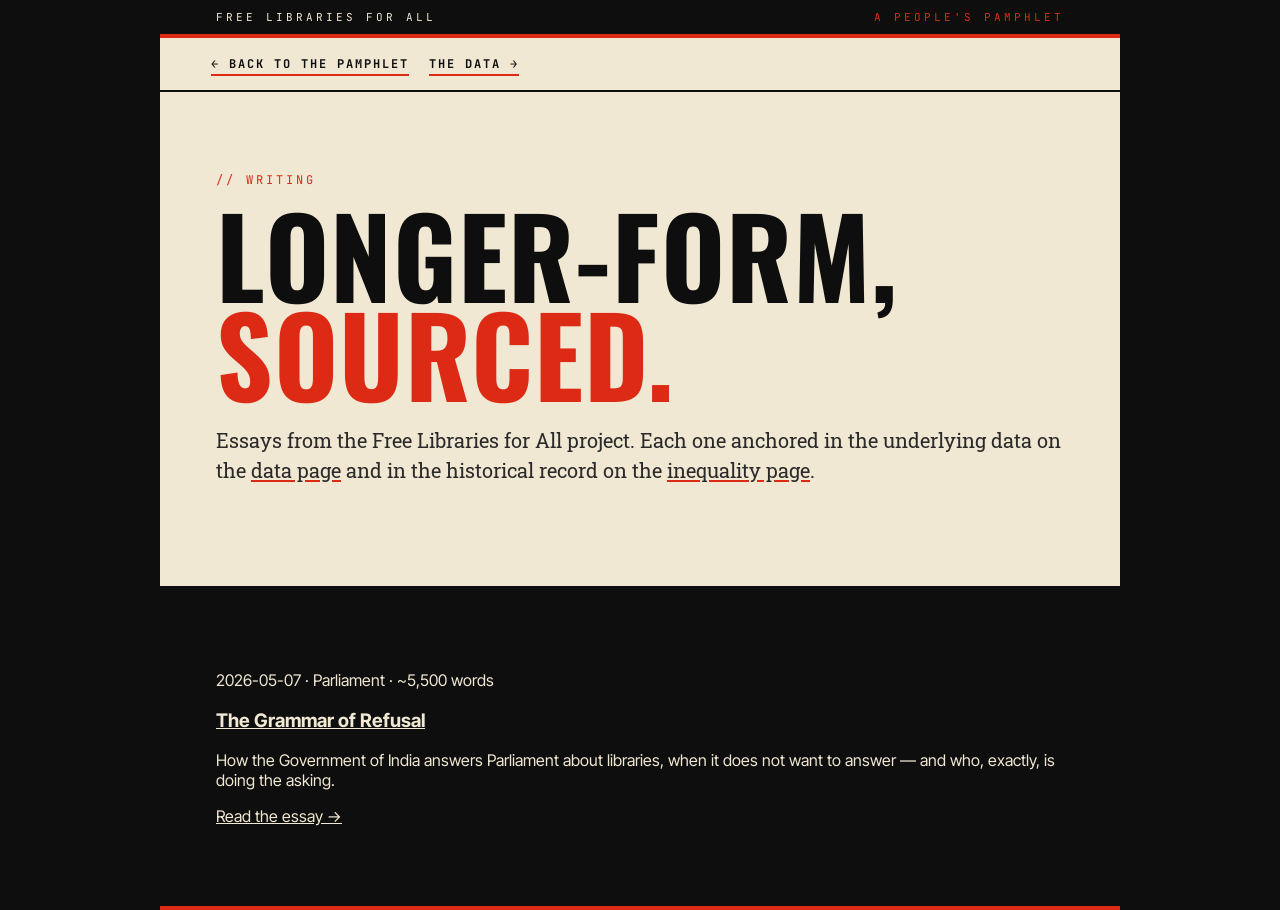
<file: writing/index.html>
<!DOCTYPE html>
<html lang="en-IN">
<head>
<meta charset="UTF-8" />
<meta name="viewport" content="width=device-width, initial-scale=1.0" />
<title>Writing — Right to Read</title>
<meta name="description" content="Long-form essays from the Free Libraries for All project." />
<link rel="icon" type="image/svg+xml" href="../assets/favicon.svg">
<link rel="icon" type="image/png" sizes="32x32" href="../assets/favicon-32.png">
<link rel="icon" type="image/png" sizes="16x16" href="../assets/favicon-16.png">
<link rel="shortcut icon" href="../assets/favicon.ico">
<link rel="apple-touch-icon" sizes="180x180" href="../assets/apple-touch-icon.png">
<meta name="theme-color" content="#dc2a14">
<link rel="canonical" href="https://theright2read.org/writing/" />
<meta property="og:type" content="website" />
<meta property="og:site_name" content="Right to Read — Free Libraries for All" />
<meta property="og:url" content="https://theright2read.org/writing/" />
<meta property="og:title" content="Writing — Right to Read" />
<meta property="og:description" content="Long-form essays from the Free Libraries for All project." />
<meta property="og:locale" content="en_IN" />

<link rel="preconnect" href="https://fonts.googleapis.com" />
<link rel="preconnect" href="https://fonts.gstatic.com" crossorigin />
<link href="https://fonts.googleapis.com/css2?family=Bebas+Neue&family=Oswald:wght@600;700;900&family=Roboto+Slab:wght@400;500;700;900&family=Inter+Tight:wght@400;500;600;700&family=JetBrains+Mono:wght@400;500;700&display=swap" rel="stylesheet" />
<link rel="stylesheet" href="../assets/styles.css?v=68">
</head>
<body>
<a class="skip-link" href="#main-content">Skip to content</a>
<main class="pamphlet" id="main-content">

  <div class="strip">
    <span lang="en">Free Libraries For All</span>
    <span class="accent">A People's Pamphlet</span>
  </div>


  <div class="data-backbar">
    <a href="/" class="data-back-link">← Back to the pamphlet</a>
    <a href="/data/" class="data-back-link" style="margin-left: 16px;">The data →</a>
  </div>

  <section class="section cream" id="writing-hero">
    <div class="def-stack">
      <div class="eyebrow">Writing</div>
      <h2>LONGER-FORM, <span class="red">SOURCED.</span></h2>
      <p class="lede">Essays from the Free Libraries for All project. Each one anchored in the underlying data on the <a href="/data/" style="text-decoration-color: var(--red);">data page</a> and in the historical record on the <a href="/inequality/" style="text-decoration-color: var(--red);">inequality page</a>.</p>
    </div>
  </section>
  <section class="section ink" id="writing-list">
    <div class="grain soft"></div>
    <div class="stack">
      <div class="essay-list">
        <article class="essay-card">
          <div class="essay-card-meta">2026-05-07 · Parliament · ~5,500 words</div>
          <h3 class="essay-card-title"><a href="/writing/grammar-of-refusal/">The Grammar of Refusal</a></h3>
          <p class="essay-card-dek">How the Government of India answers Parliament about libraries, when it does not want to answer — and who, exactly, is doing the asking.</p>
          <a href="/writing/grammar-of-refusal/" class="essay-card-readmore">Read the essay →</a>
        </article>
      </div>
    </div>
  </section>

</main>
</body>
</html>
</file>
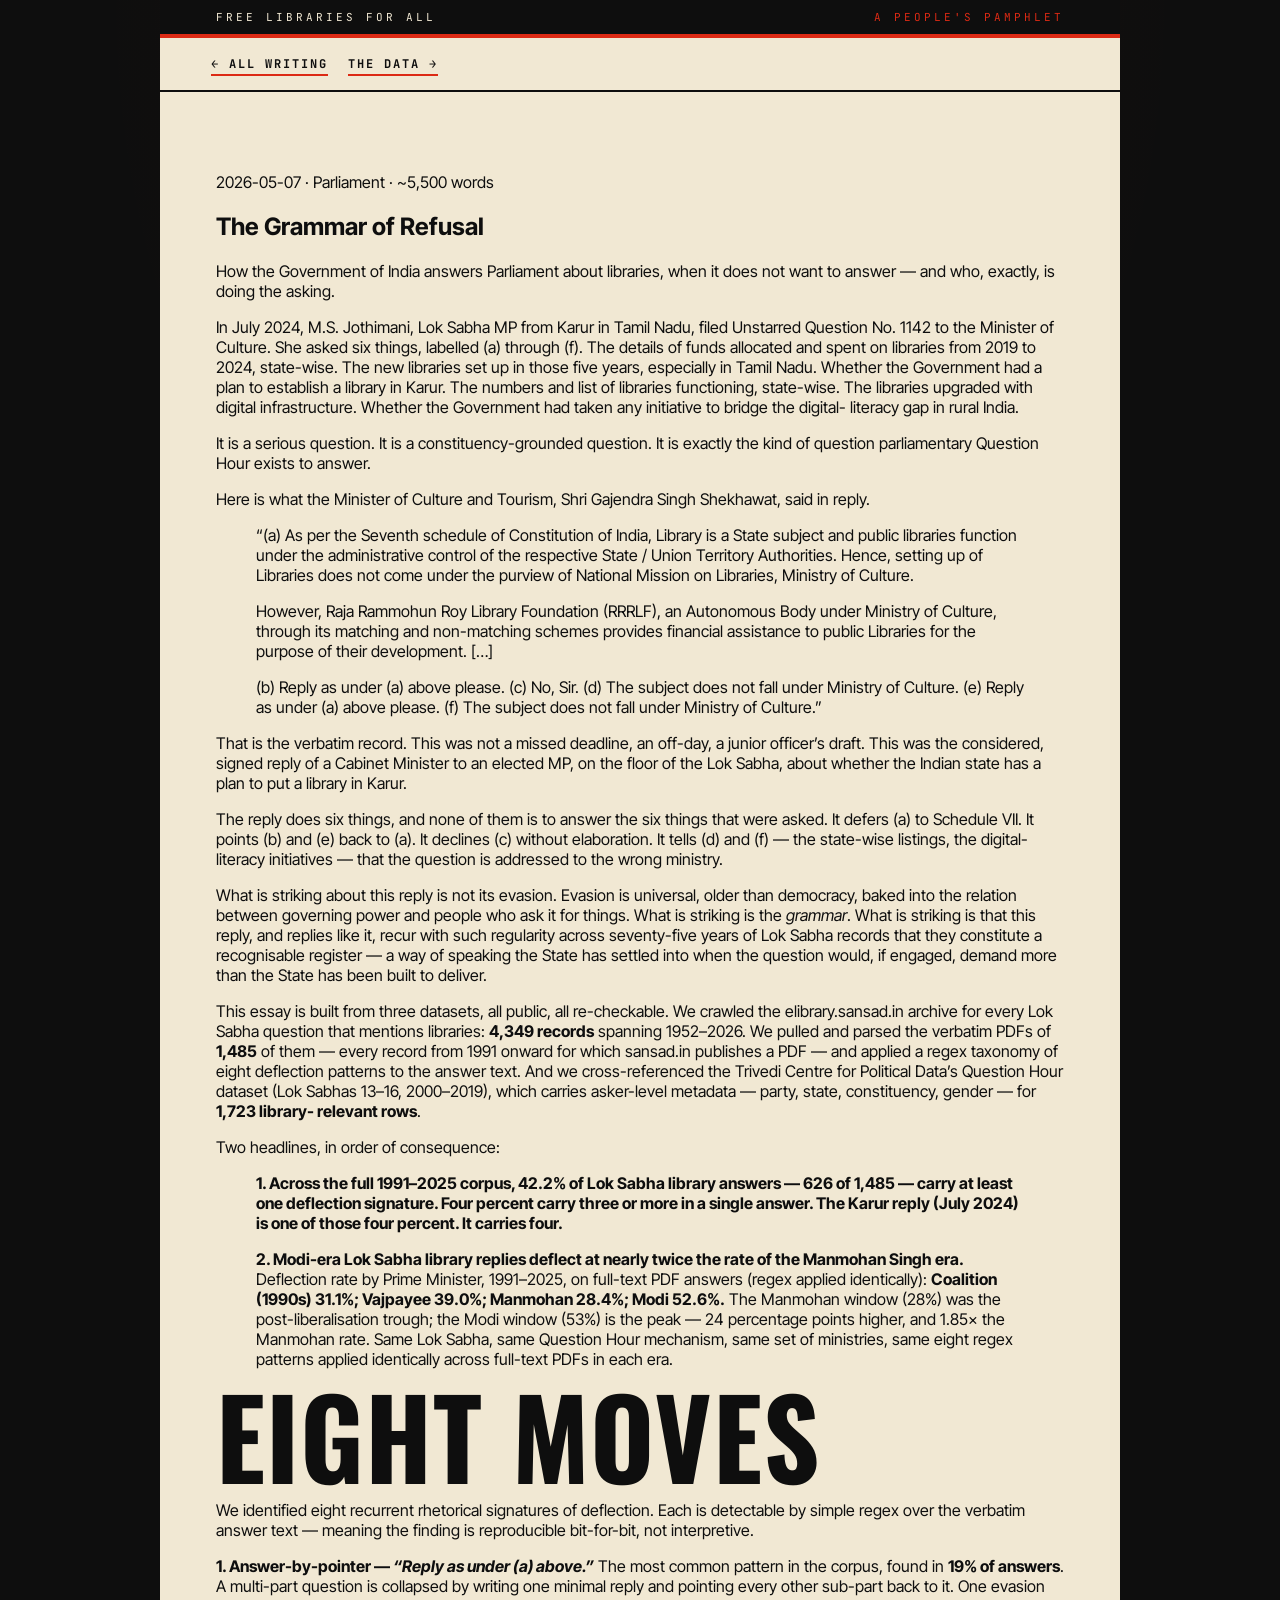
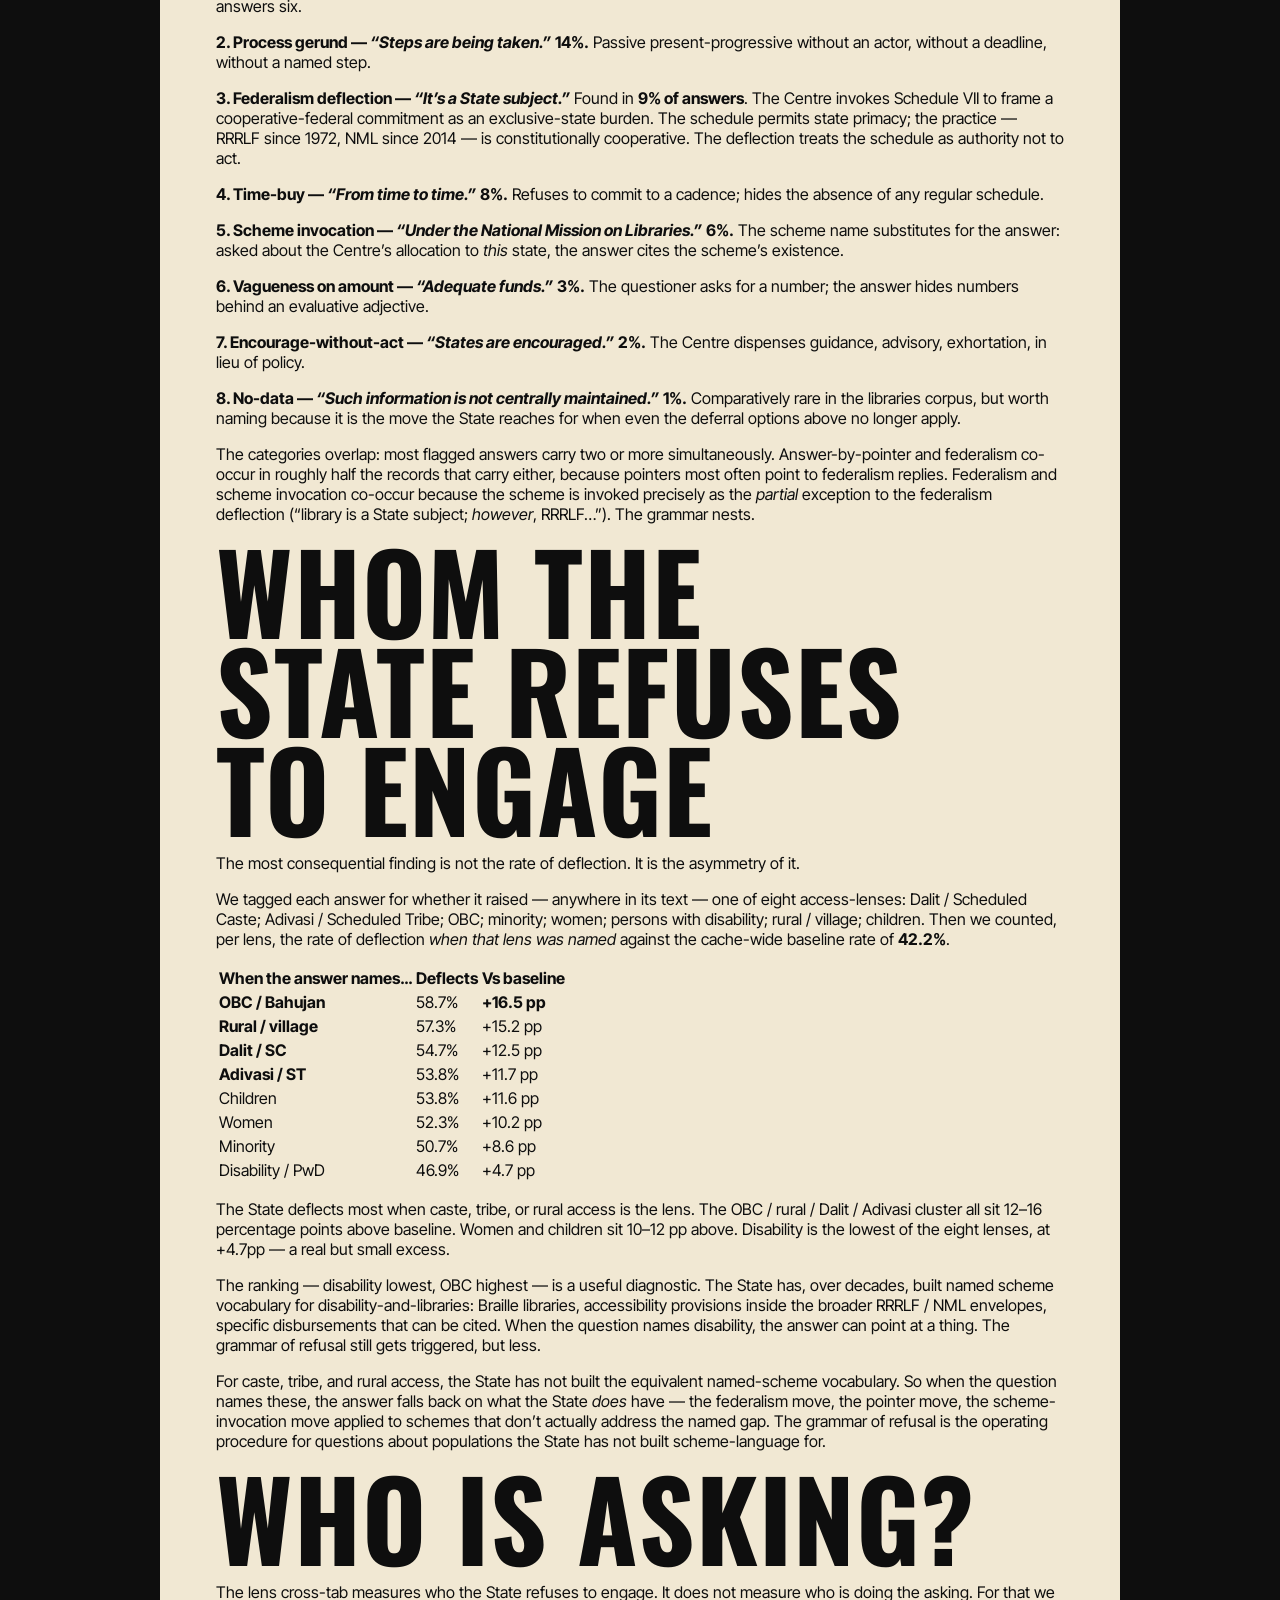
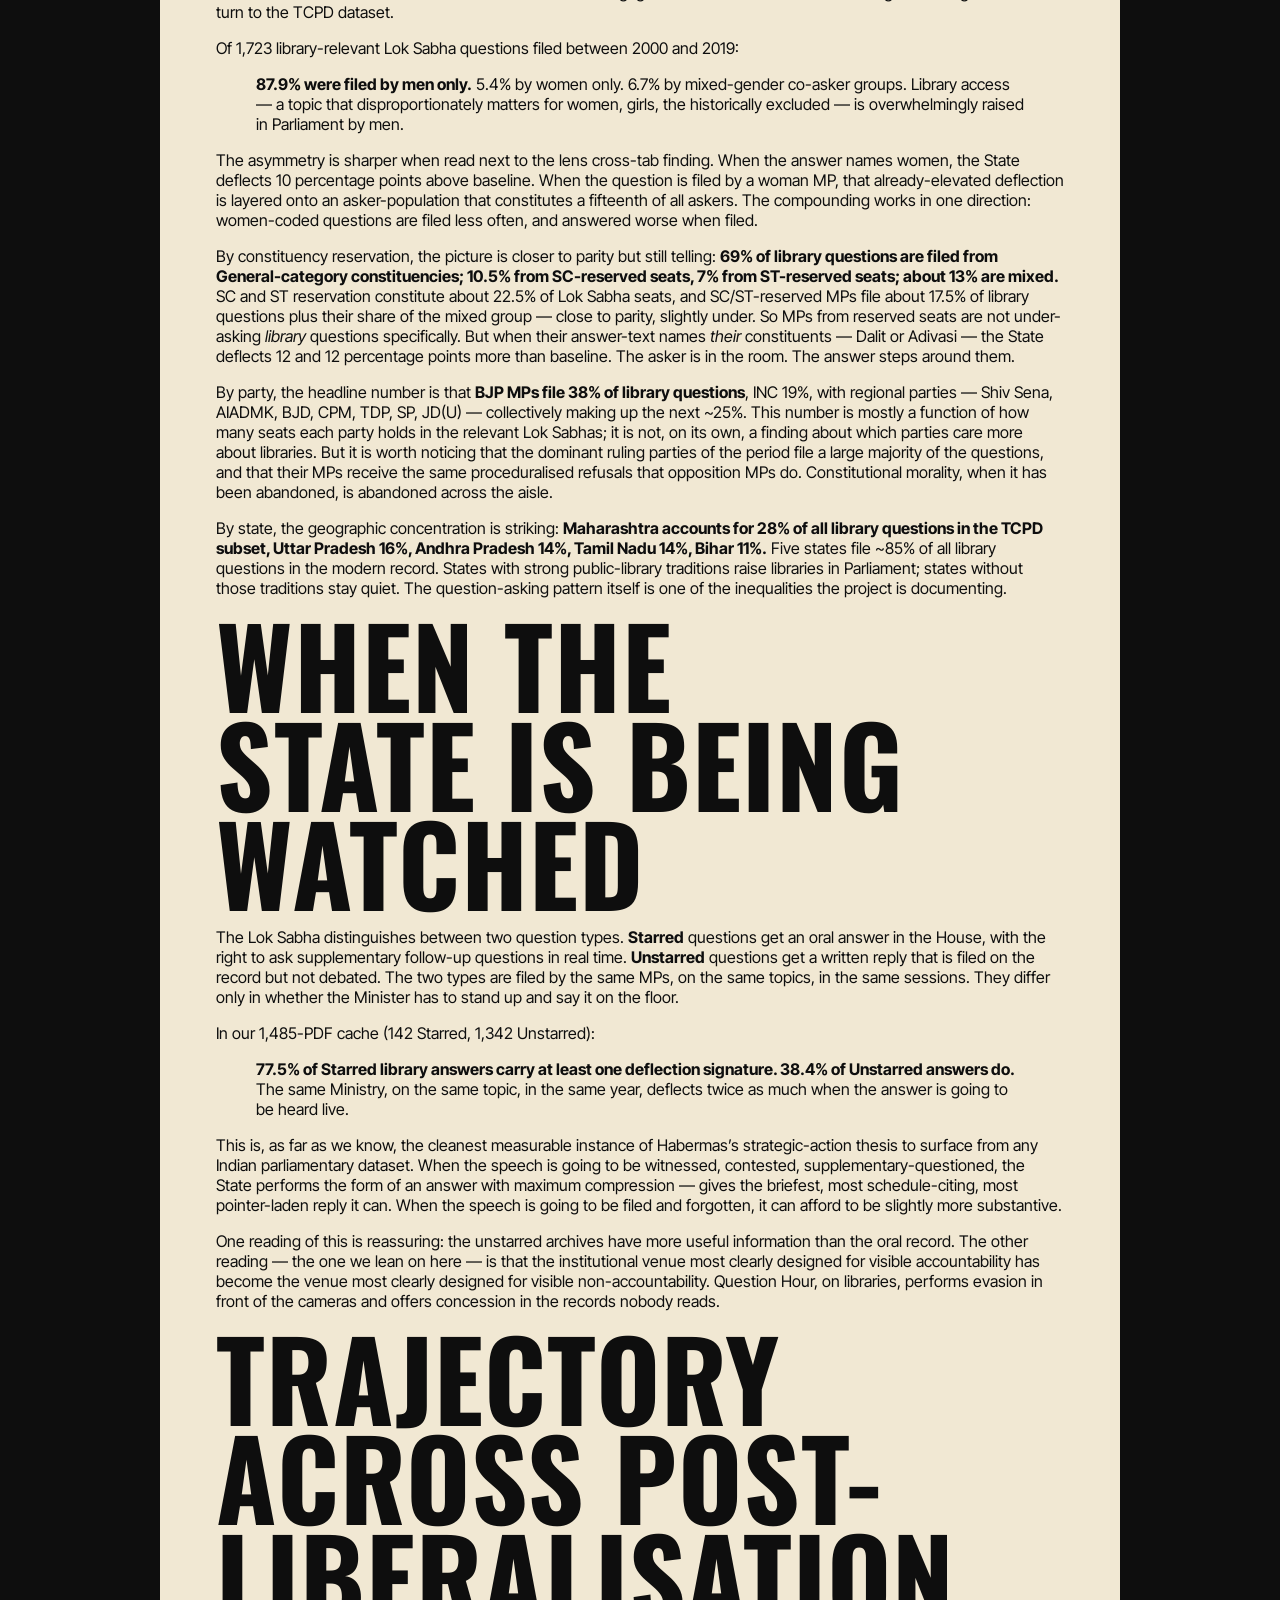
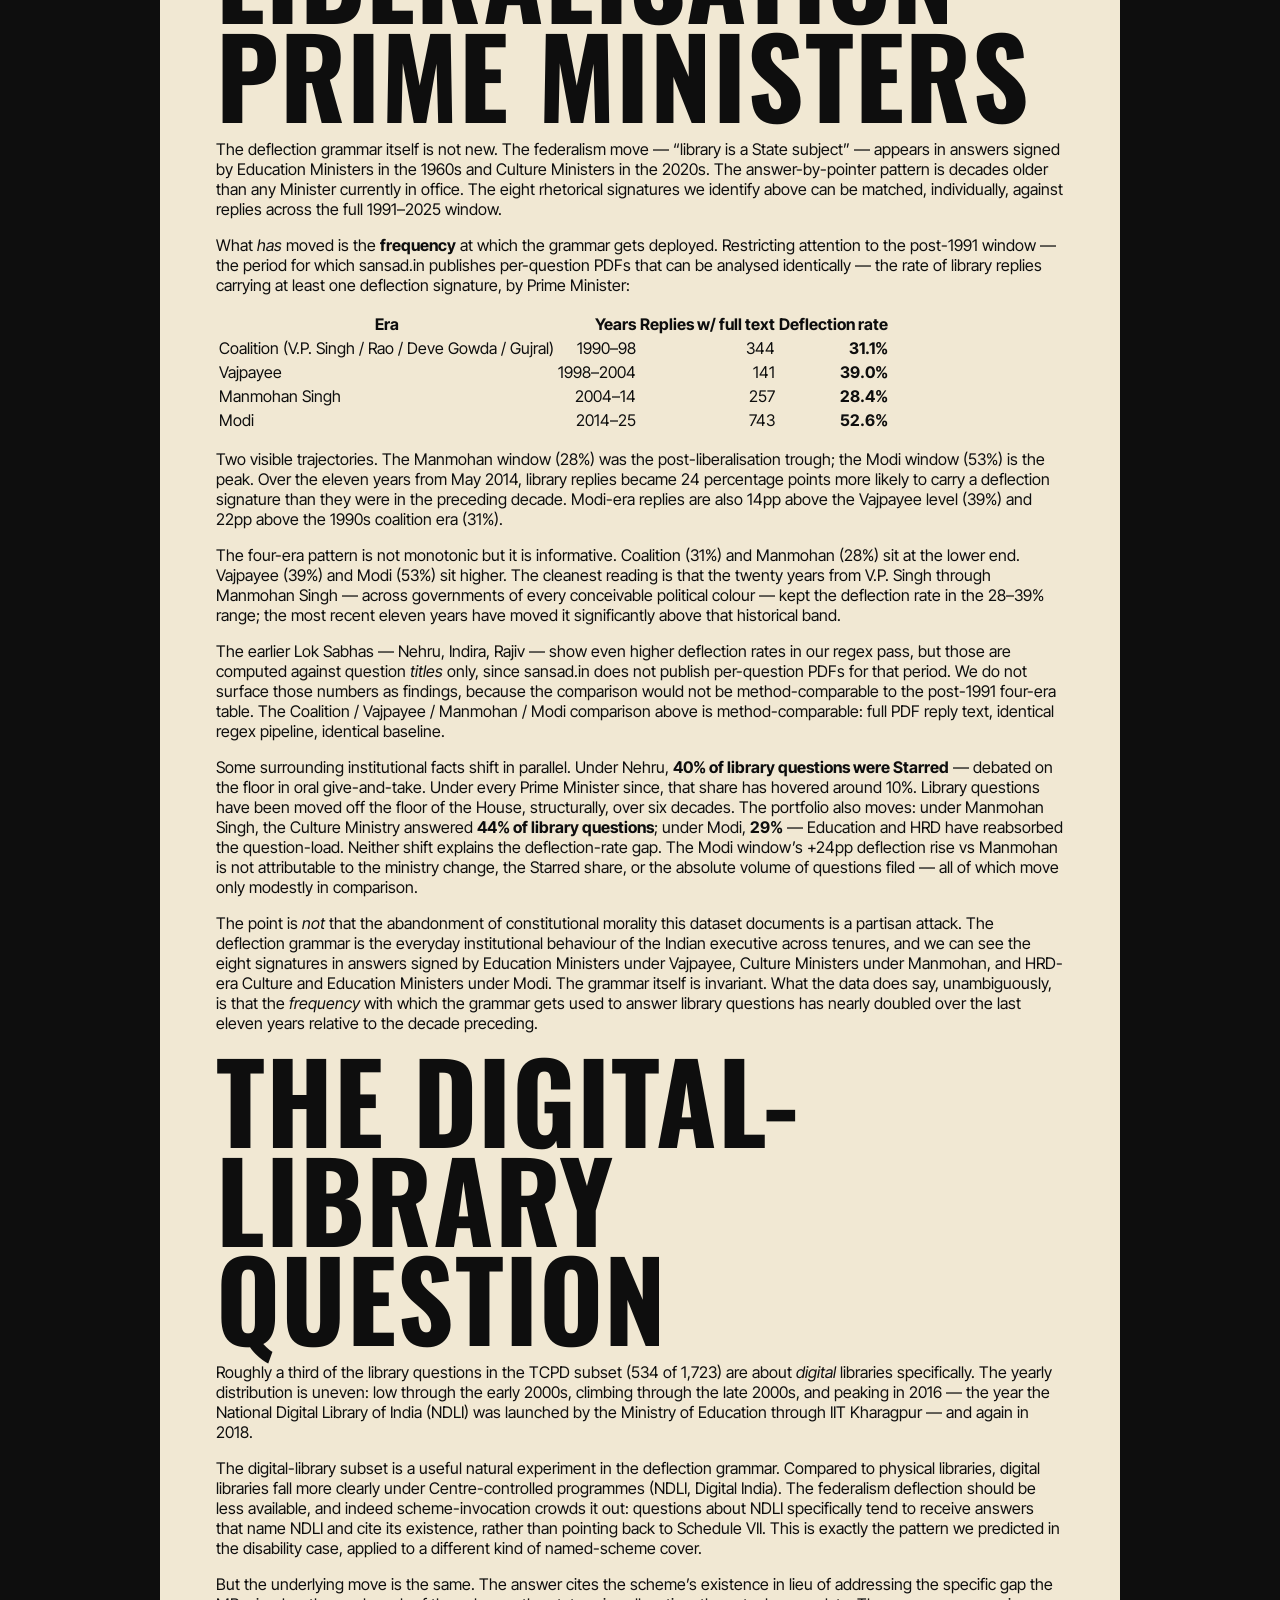
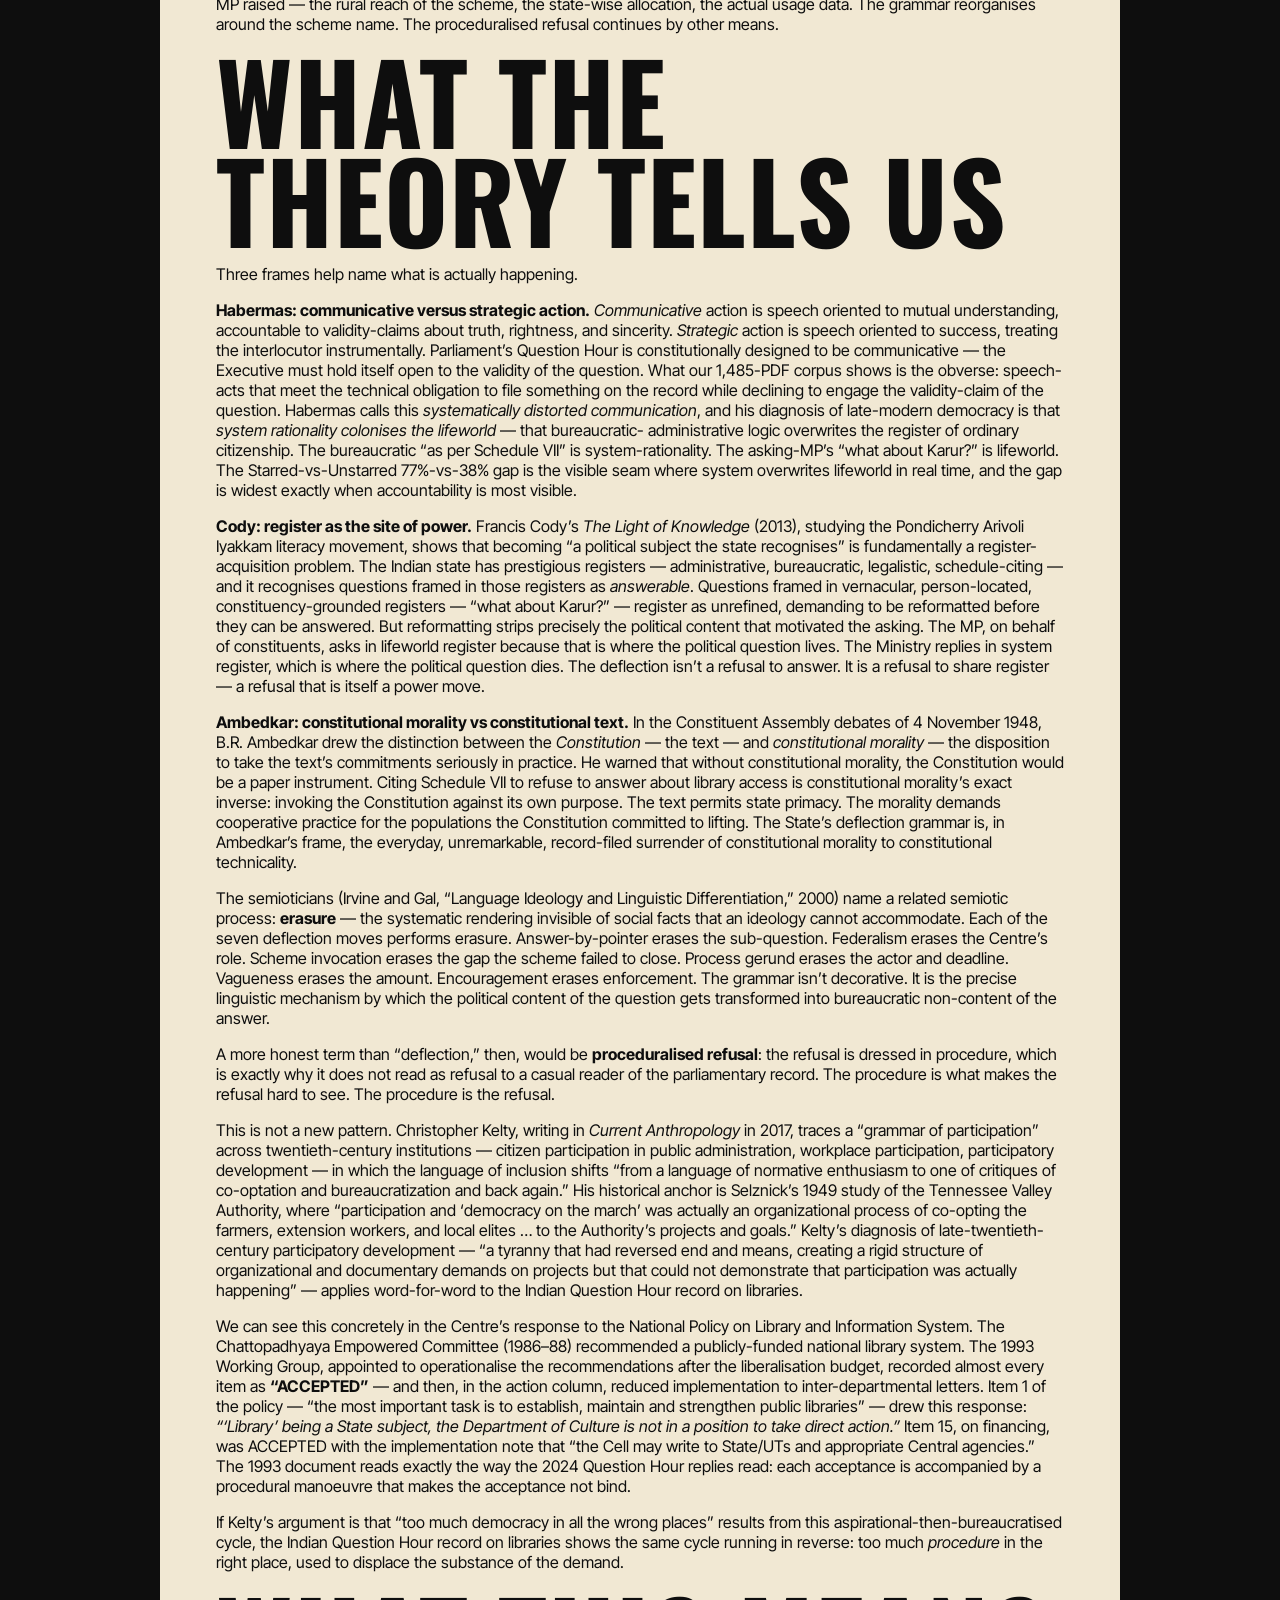
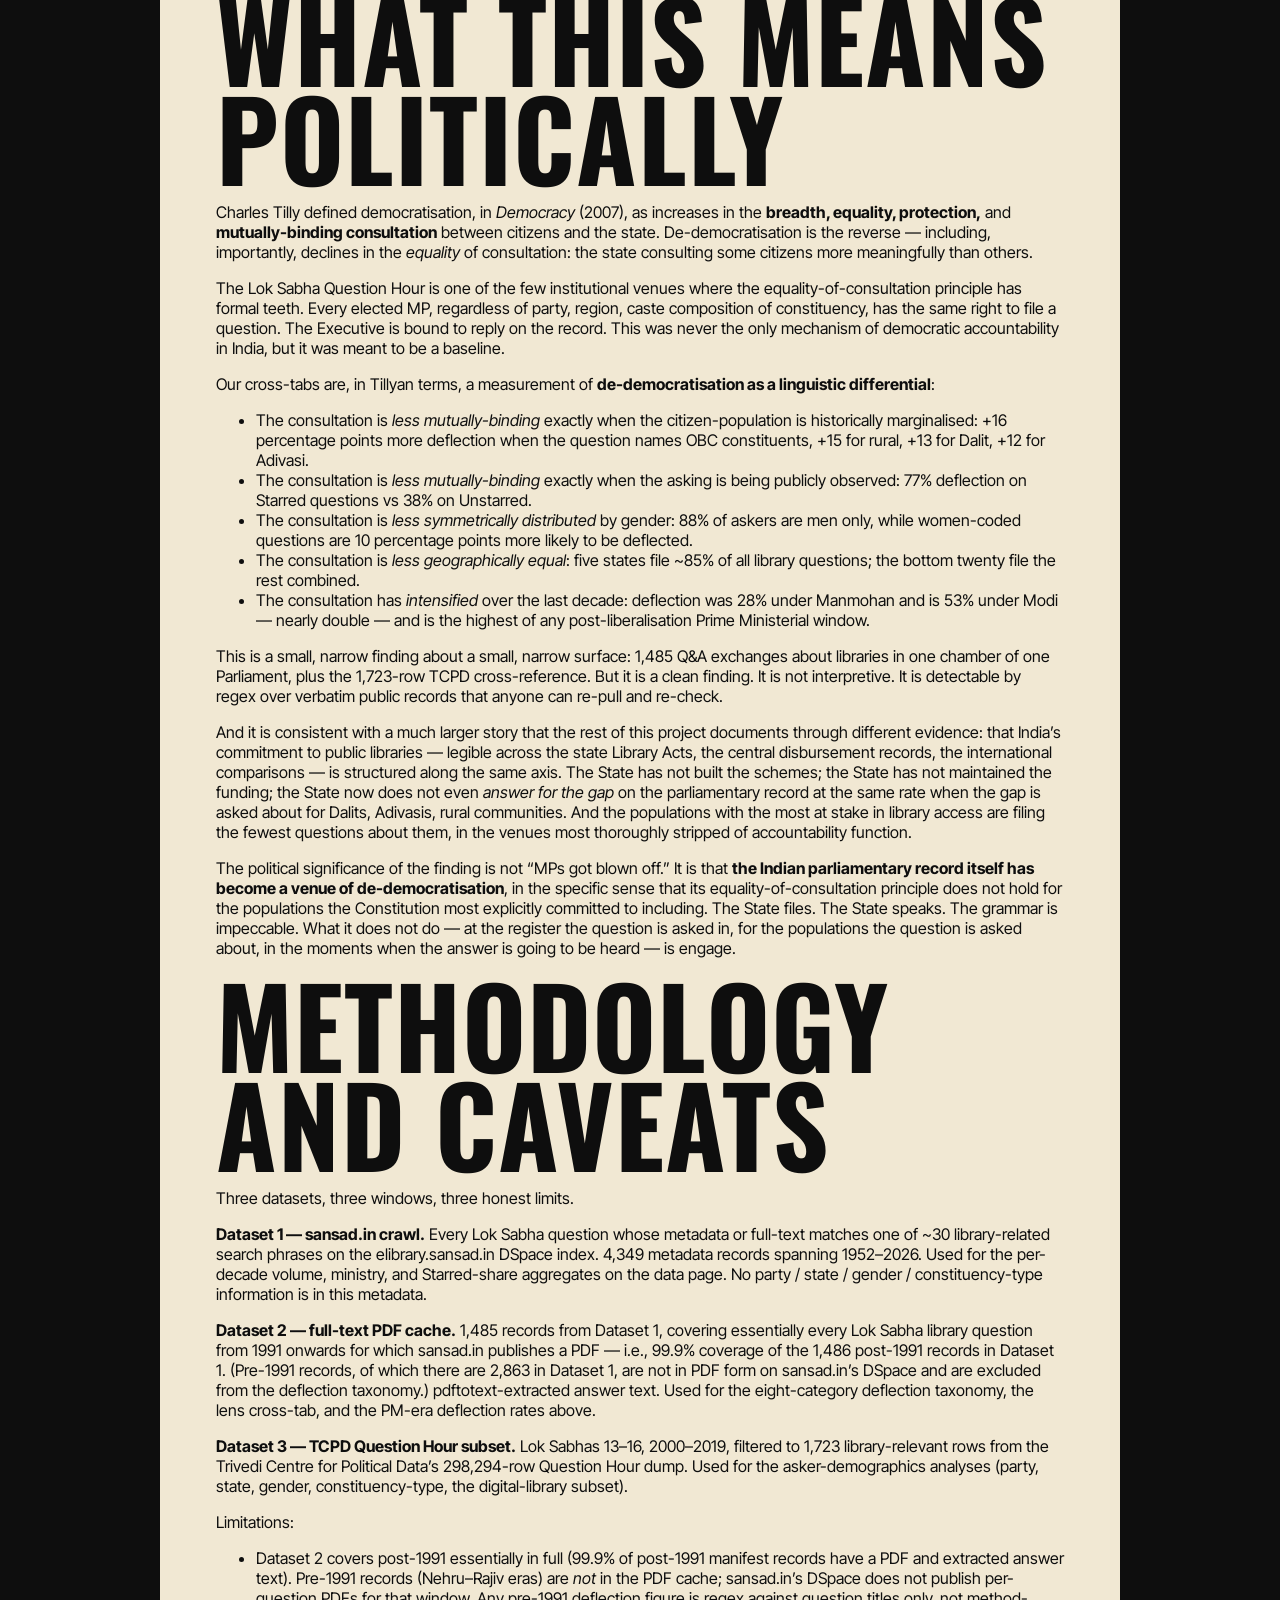
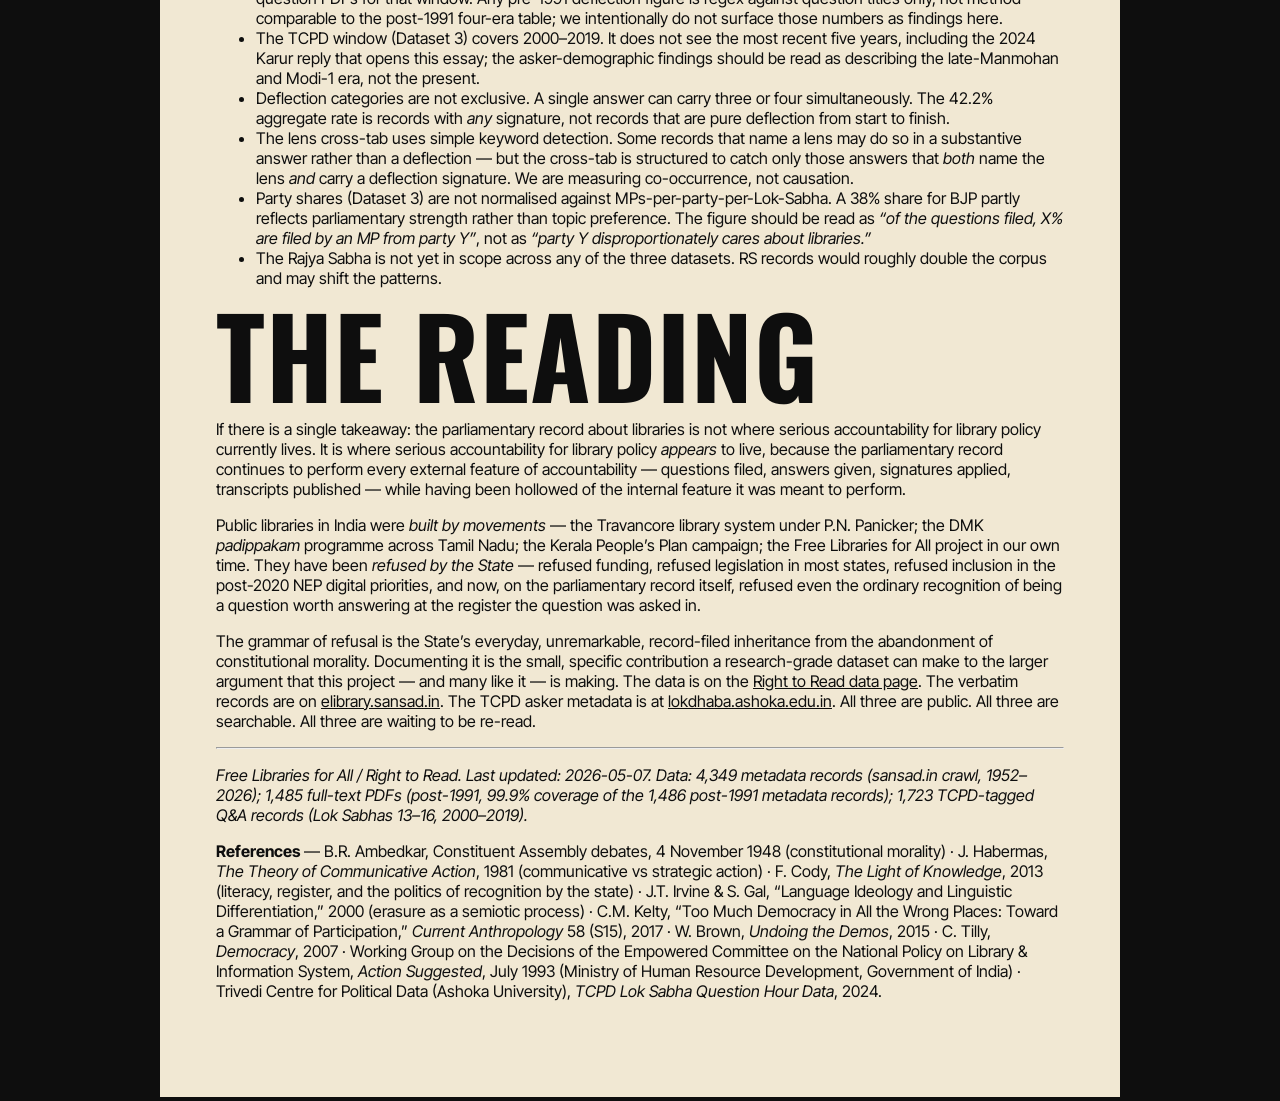
<file: writing/grammar-of-refusal/index.html>
<!DOCTYPE html>
<html lang="en-IN">
<head>
<meta charset="UTF-8" />
<meta name="viewport" content="width=device-width, initial-scale=1.0" />
<title>The Grammar of Refusal — Right to Read</title>
<meta name="description" content="How the Government of India answers Parliament about libraries, when it does not want to answer — and who, exactly, is doing the asking. A linguistic, political, and demographic taxonomy from 4,349 Lok Sabha questions, 1,485 full-text PDFs, and 1,723 TCPD-tagged Q&amp;A records." />
<link rel="icon" type="image/svg+xml" href="../../assets/favicon.svg">
<link rel="icon" type="image/png" sizes="32x32" href="../../assets/favicon-32.png">
<link rel="icon" type="image/png" sizes="16x16" href="../../assets/favicon-16.png">
<link rel="shortcut icon" href="../../assets/favicon.ico">
<link rel="apple-touch-icon" sizes="180x180" href="../../assets/apple-touch-icon.png">
<meta name="theme-color" content="#dc2a14">
<link rel="canonical" href="https://theright2read.org/writing/grammar-of-refusal/" />
<meta property="og:type" content="article" />
<meta property="og:site_name" content="Right to Read — Free Libraries for All" />
<meta property="og:url" content="https://theright2read.org/writing/grammar-of-refusal/" />
<meta property="og:title" content="The Grammar of Refusal — Right to Read" />
<meta property="og:description" content="How the Government of India answers Parliament about libraries, when it does not want to answer — and who, exactly, is doing the asking. A linguistic, political, and demographic taxonomy from 4,349 Lok Sabha questions, 1,485 full-text PDFs, and 1,723 TCPD-tagged Q&amp;A records." />
<meta property="og:locale" content="en_IN" />
<meta property="article:published_time" content="2026-05-07" />
<link rel="preconnect" href="https://fonts.googleapis.com" />
<link rel="preconnect" href="https://fonts.gstatic.com" crossorigin />
<link href="https://fonts.googleapis.com/css2?family=Bebas+Neue&family=Oswald:wght@600;700;900&family=Roboto+Slab:wght@400;500;700;900&family=Inter+Tight:wght@400;500;600;700&family=JetBrains+Mono:wght@400;500;700&display=swap" rel="stylesheet" />
<link rel="stylesheet" href="../../assets/styles.css?v=67">
</head>
<body>
<a class="skip-link" href="#main-content">Skip to content</a>
<main class="pamphlet" id="main-content">

  <div class="strip">
    <span lang="en">Free Libraries For All</span>
    <span class="accent">A People's Pamphlet</span>
  </div>

  <div class="data-backbar">
    <a href="/writing/" class="data-back-link">← All writing</a>
    <a href="/data/#parliament" class="data-back-link" style="margin-left: 16px;">The data →</a>
  </div>

  <article class="section cream essay" id="essay-grammar-of-refusal">
    <div class="essay-meta">2026-05-07 · Parliament · ~5,500 words</div>
    <h1 class="essay-h">The Grammar of Refusal</h1>
    <p class="essay-dek">How the Government of India answers Parliament about libraries, when it does not want to answer — and who, exactly, is doing the asking.</p>
    <div class="essay-body">
<p>In July 2024, M.S. Jothimani, Lok Sabha MP from Karur in Tamil Nadu, filed
Unstarred Question No. 1142 to the Minister of Culture. She asked six
things, labelled (a) through (f). The details of funds allocated and spent
on libraries from 2019 to 2024, state-wise. The new libraries set up in
those five years, especially in Tamil Nadu. Whether the Government had a
plan to establish a library in Karur. The numbers and list of libraries
functioning, state-wise. The libraries upgraded with digital infrastructure.
Whether the Government had taken any initiative to bridge the digital-
literacy gap in rural India.</p>
<p>It is a serious question. It is a constituency-grounded question. It is
exactly the kind of question parliamentary Question Hour exists to answer.</p>
<p>Here is what the Minister of Culture and Tourism, Shri Gajendra Singh
Shekhawat, said in reply.</p>
<blockquote class="essay-quote"><p>&ldquo;(a) As per the Seventh schedule of Constitution of India, Library is a
State subject and public libraries function under the administrative
control of the respective State / Union Territory Authorities. Hence,
setting up of Libraries does not come under the purview of National
Mission on Libraries, Ministry of Culture.</p>
<p>However, Raja Rammohun Roy Library Foundation (RRRLF), an Autonomous
Body under Ministry of Culture, through its matching and non-matching
schemes provides financial assistance to public Libraries for the
purpose of their development. […]</p>
<p>(b) Reply as under (a) above please.
(c) No, Sir.
(d) The subject does not fall under Ministry of Culture.
(e) Reply as under (a) above please.
(f) The subject does not fall under Ministry of Culture.&rdquo;</p></blockquote>
<p>That is the verbatim record. This was not a missed deadline, an off-day,
a junior officer&rsquo;s draft. This was the considered, signed reply of a
Cabinet Minister to an elected MP, on the floor of the Lok Sabha, about
whether the Indian state has a plan to put a library in Karur.</p>
<p>The reply does six things, and none of them is to answer the six things
that were asked. It defers (a) to Schedule VII. It points (b) and (e)
back to (a). It declines (c) without elaboration. It tells (d) and (f) —
the state-wise listings, the digital-literacy initiatives — that the
question is addressed to the wrong ministry.</p>
<p>What is striking about this reply is not its evasion. Evasion is
universal, older than democracy, baked into the relation between
governing power and people who ask it for things. What is striking is
the <em>grammar</em>. What is striking is that this reply, and replies like it,
recur with such regularity across seventy-five years of Lok Sabha
records that they constitute a recognisable register — a way of speaking
the State has settled into when the question would, if engaged, demand
more than the State has been built to deliver.</p>
<p>This essay is built from three datasets, all public, all re-checkable.
We crawled the elibrary.sansad.in archive for every Lok Sabha question
that mentions libraries: <strong>4,349 records</strong> spanning 1952–2026. We pulled
and parsed the verbatim PDFs of <strong>1,485</strong> of them — every record from
1991 onward for which sansad.in publishes a PDF — and applied a regex
taxonomy of eight deflection patterns to the answer text. And we
cross-referenced the Trivedi Centre for Political Data&rsquo;s Question Hour
dataset (Lok Sabhas 13–16, 2000–2019), which carries asker-level
metadata — party, state, constituency, gender — for <strong>1,723 library-
relevant rows</strong>.</p>
<p>Two headlines, in order of consequence:</p>
<blockquote class="essay-quote"><p><strong>1. Across the full 1991–2025 corpus, 42.2% of Lok Sabha library
answers — 626 of 1,485 — carry at least one deflection signature.
Four percent carry three or more in a single answer. The Karur
reply (July 2024) is one of those four percent. It carries four.</strong></p>
<p><strong>2. Modi-era Lok Sabha library replies deflect at nearly twice
the rate of the Manmohan Singh era.</strong> Deflection rate by Prime
Minister, 1991–2025, on full-text PDF answers (regex applied
identically): <strong>Coalition (1990s) 31.1%; Vajpayee 39.0%; Manmohan
28.4%; Modi 52.6%.</strong> The Manmohan window (28%) was the
post-liberalisation trough; the Modi window (53%) is the peak —
24 percentage points higher, and 1.85× the Manmohan rate. Same
Lok Sabha, same Question Hour mechanism, same set of ministries,
same eight regex patterns applied identically across full-text
PDFs in each era.</p></blockquote>
<h2 class="essay-section">Eight moves</h2>
<p>We identified eight recurrent rhetorical signatures of deflection. Each
is detectable by simple regex over the verbatim answer text — meaning
the finding is reproducible bit-for-bit, not interpretive.</p>
<p><strong>1. Answer-by-pointer — <em>&ldquo;Reply as under (a) above.&rdquo;</em></strong> The most
common pattern in the corpus, found in <strong>19% of answers</strong>. A
multi-part question is collapsed by writing one minimal reply and
pointing every other sub-part back to it. One evasion answers six.</p>
<p><strong>2. Process gerund — <em>&ldquo;Steps are being taken.&rdquo;</em></strong> <strong>14%.</strong> Passive
present-progressive without an actor, without a deadline, without a
named step.</p>
<p><strong>3. Federalism deflection — <em>&ldquo;It&rsquo;s a State subject.&rdquo;</em></strong> Found in
<strong>9% of answers</strong>. The Centre invokes Schedule VII to frame a
cooperative-federal commitment as an exclusive-state burden. The
schedule permits state primacy; the practice — RRRLF since 1972, NML
since 2014 — is constitutionally cooperative. The deflection treats
the schedule as authority not to act.</p>
<p><strong>4. Time-buy — <em>&ldquo;From time to time.&rdquo;</em></strong> <strong>8%.</strong> Refuses to commit
to a cadence; hides the absence of any regular schedule.</p>
<p><strong>5. Scheme invocation — <em>&ldquo;Under the National Mission on Libraries.&rdquo;</em></strong>
<strong>6%.</strong> The scheme name substitutes for the answer: asked about the
Centre&rsquo;s allocation to <em>this</em> state, the answer cites the scheme&rsquo;s
existence.</p>
<p><strong>6. Vagueness on amount — <em>&ldquo;Adequate funds.&rdquo;</em></strong> <strong>3%.</strong> The
questioner asks for a number; the answer hides numbers behind an
evaluative adjective.</p>
<p><strong>7. Encourage-without-act — <em>&ldquo;States are encouraged.&rdquo;</em></strong> <strong>2%.</strong> The
Centre dispenses guidance, advisory, exhortation, in lieu of policy.</p>
<p><strong>8. No-data — <em>&ldquo;Such information is not centrally maintained.&rdquo;</em></strong> <strong>1%.</strong>
Comparatively rare in the libraries corpus, but worth naming because
it is the move the State reaches for when even the deferral options
above no longer apply.</p>
<p>The categories overlap: most flagged answers carry two or more
simultaneously. Answer-by-pointer and federalism co-occur in roughly
half the records that carry either, because pointers most often point
to federalism replies. Federalism and scheme invocation co-occur
because the scheme is invoked precisely as the <em>partial</em> exception to
the federalism deflection (&ldquo;library is a State subject; <em>however</em>,
RRRLF…&rdquo;). The grammar nests.</p>
<h2 class="essay-section">Whom the State refuses to engage</h2>
<p>The most consequential finding is not the rate of deflection. It is the
asymmetry of it.</p>
<p>We tagged each answer for whether it raised — anywhere in its text —
one of eight access-lenses: Dalit / Scheduled Caste; Adivasi /
Scheduled Tribe; OBC; minority; women; persons with disability; rural
/ village; children. Then we counted, per lens, the rate of deflection
<em>when that lens was named</em> against the cache-wide baseline rate of
<strong>42.2%</strong>.</p>
<table class="essay-table">
<thead>
<tr>
<th>When the answer names…</th>
<th>Deflects</th>
<th>Vs baseline</th>
</tr>
</thead>
<tbody>
<tr class="is-up">
<td><strong>OBC / Bahujan</strong></td>
<td>58.7%</td>
<td><strong>+16.5 pp</strong></td>
</tr>
<tr class="is-up">
<td><strong>Rural / village</strong></td>
<td>57.3%</td>
<td>+15.2 pp</td>
</tr>
<tr class="is-up">
<td><strong>Dalit / SC</strong></td>
<td>54.7%</td>
<td>+12.5 pp</td>
</tr>
<tr class="is-up">
<td><strong>Adivasi / ST</strong></td>
<td>53.8%</td>
<td>+11.7 pp</td>
</tr>
<tr class="is-up">
<td>Children</td>
<td>53.8%</td>
<td>+11.6 pp</td>
</tr>
<tr class="is-up">
<td>Women</td>
<td>52.3%</td>
<td>+10.2 pp</td>
</tr>
<tr class="is-up">
<td>Minority</td>
<td>50.7%</td>
<td>+8.6 pp</td>
</tr>
<tr class="is-up">
<td>Disability / PwD</td>
<td>46.9%</td>
<td>+4.7 pp</td>
</tr>
</tbody>
</table>
<p>The State deflects most when caste, tribe, or rural access is the
lens. The OBC / rural / Dalit / Adivasi cluster all sit 12–16
percentage points above baseline. Women and children sit 10–12 pp
above. Disability is the lowest of the eight lenses, at +4.7pp — a
real but small excess.</p>
<p>The ranking — disability lowest, OBC highest — is a useful diagnostic.
The State has, over decades, built named scheme vocabulary for
disability-and-libraries: Braille libraries, accessibility provisions
inside the broader RRRLF / NML envelopes, specific disbursements that
can be cited. When the question names disability, the answer can
point at a thing. The grammar of refusal still gets triggered, but
less.</p>
<p>For caste, tribe, and rural access, the State has not built the
equivalent named-scheme vocabulary. So when the question names these,
the answer falls back on what the State <em>does</em> have — the federalism
move, the pointer move, the scheme-invocation move applied to schemes
that don&rsquo;t actually address the named gap. The grammar of refusal is
the operating procedure for questions about populations the State has
not built scheme-language for.</p>
<h2 class="essay-section">Who is asking?</h2>
<p>The lens cross-tab measures who the State refuses to engage. It does
not measure who is doing the asking. For that we turn to the TCPD
dataset.</p>
<p>Of 1,723 library-relevant Lok Sabha questions filed between 2000 and
2019:</p>
<blockquote class="essay-pull"><p><strong>87.9% were filed by men only.</strong> 5.4% by women only. 6.7% by
mixed-gender co-asker groups. Library access — a topic that
disproportionately matters for women, girls, the historically
excluded — is overwhelmingly raised in Parliament by men.</p></blockquote>
<p>The asymmetry is sharper when read next to the lens cross-tab finding.
When the answer names women, the State deflects 10 percentage points
above baseline. When the question is filed by a woman MP, that
already-elevated deflection is layered onto an asker-population that
constitutes a fifteenth of all askers. The compounding works in one
direction: women-coded questions are filed less often, and answered
worse when filed.</p>
<p>By constituency reservation, the picture is closer to parity but
still telling: <strong>69% of library questions are filed from
General-category constituencies; 10.5% from SC-reserved seats, 7%
from ST-reserved seats; about 13% are mixed.</strong> SC and ST reservation
constitute about 22.5% of Lok Sabha seats, and SC/ST-reserved MPs
file about 17.5% of library questions plus their share of the mixed
group — close to parity, slightly under. So MPs from reserved seats
are not under-asking <em>library</em> questions specifically. But when their
answer-text names <em>their</em> constituents — Dalit or Adivasi — the State
deflects 12 and 12 percentage points more than baseline. The asker
is in the room. The answer steps around them.</p>
<p>By party, the headline number is that <strong>BJP MPs file 38% of library
questions</strong>, INC 19%, with regional parties — Shiv Sena, AIADMK,
BJD, CPM, TDP, SP, JD(U) — collectively making up the next ~25%.
This number is mostly a function of how many seats each party holds
in the relevant Lok Sabhas; it is not, on its own, a finding about
which parties care more about libraries. But it is worth noticing
that the dominant ruling parties of the period file a large
majority of the questions, and that their MPs receive the same
proceduralised refusals that opposition MPs do. Constitutional
morality, when it has been abandoned, is abandoned across the
aisle.</p>
<p>By state, the geographic concentration is striking: <strong>Maharashtra
accounts for 28% of all library questions in the TCPD subset, Uttar
Pradesh 16%, Andhra Pradesh 14%, Tamil Nadu 14%, Bihar 11%.</strong> Five
states file ~85% of all library questions in the modern record.
States with strong public-library traditions raise libraries in
Parliament; states without those traditions stay quiet. The
question-asking pattern itself is one of the inequalities the
project is documenting.</p>
<h2 class="essay-section">When the State is being watched</h2>
<p>The Lok Sabha distinguishes between two question types. <strong>Starred</strong>
questions get an oral answer in the House, with the right to ask
supplementary follow-up questions in real time. <strong>Unstarred</strong> questions
get a written reply that is filed on the record but not debated. The
two types are filed by the same MPs, on the same topics, in the same
sessions. They differ only in whether the Minister has to stand up and
say it on the floor.</p>
<p>In our 1,485-PDF cache (142 Starred, 1,342 Unstarred):</p>
<blockquote class="essay-pull"><p><strong>77.5% of Starred library answers carry at least one deflection
signature. 38.4% of Unstarred answers do.</strong> The same Ministry, on
the same topic, in the same year, deflects twice as much when the
answer is going to be heard live.</p></blockquote>
<p>This is, as far as we know, the cleanest measurable instance of
Habermas&rsquo;s strategic-action thesis to surface from any Indian
parliamentary dataset. When the speech is going to be witnessed,
contested, supplementary-questioned, the State performs the form of
an answer with maximum compression — gives the briefest, most
schedule-citing, most pointer-laden reply it can. When the speech is
going to be filed and forgotten, it can afford to be slightly more
substantive.</p>
<p>One reading of this is reassuring: the unstarred archives have more
useful information than the oral record. The other reading — the one
we lean on here — is that the institutional venue most clearly
designed for visible accountability has become the venue most clearly
designed for visible non-accountability. Question Hour, on libraries,
performs evasion in front of the cameras and offers concession in the
records nobody reads.</p>
<h2 class="essay-section">Trajectory across post-liberalisation Prime Ministers</h2>
<p>The deflection grammar itself is not new. The federalism move —
&ldquo;library is a State subject&rdquo; — appears in answers signed by
Education Ministers in the 1960s and Culture Ministers in the
2020s. The answer-by-pointer pattern is decades older than any
Minister currently in office. The eight rhetorical signatures we
identify above can be matched, individually, against replies across
the full 1991–2025 window.</p>
<p>What <em>has</em> moved is the <strong>frequency</strong> at which the grammar gets
deployed. Restricting attention to the post-1991 window — the period
for which sansad.in publishes per-question PDFs that can be analysed
identically — the rate of library replies carrying at least one
deflection signature, by Prime Minister:</p>
<table class="essay-table">
<thead>
<tr>
<th>Era</th>
<th style="text-align: right;">Years</th>
<th style="text-align: right;">Replies w/ full text</th>
<th style="text-align: right;">Deflection rate</th>
</tr>
</thead>
<tbody>
<tr>
<td>Coalition (V.P. Singh / Rao / Deve Gowda / Gujral)</td>
<td style="text-align: right;">1990–98</td>
<td style="text-align: right;">344</td>
<td style="text-align: right;"><strong>31.1%</strong></td>
</tr>
<tr>
<td>Vajpayee</td>
<td style="text-align: right;">1998–2004</td>
<td style="text-align: right;">141</td>
<td style="text-align: right;"><strong>39.0%</strong></td>
</tr>
<tr>
<td>Manmohan Singh</td>
<td style="text-align: right;">2004–14</td>
<td style="text-align: right;">257</td>
<td style="text-align: right;"><strong>28.4%</strong></td>
</tr>
<tr>
<td>Modi</td>
<td style="text-align: right;">2014–25</td>
<td style="text-align: right;">743</td>
<td style="text-align: right;"><strong>52.6%</strong></td>
</tr>
</tbody>
</table>
<p>Two visible trajectories. The Manmohan window (28%) was the
post-liberalisation trough; the Modi window (53%) is the peak. Over
the eleven years from May 2014, library replies became 24 percentage
points more likely to carry a deflection signature than they were
in the preceding decade. Modi-era replies are also 14pp above the
Vajpayee level (39%) and 22pp above the 1990s coalition era (31%).</p>
<p>The four-era pattern is not monotonic but it is informative.
Coalition (31%) and Manmohan (28%) sit at the lower end. Vajpayee
(39%) and Modi (53%) sit higher. The cleanest reading is that the
twenty years from V.P. Singh through Manmohan Singh — across
governments of every conceivable political colour — kept the
deflection rate in the 28–39% range; the most recent eleven years
have moved it significantly above that historical band.</p>
<p>The earlier Lok Sabhas — Nehru, Indira, Rajiv — show even higher
deflection rates in our regex pass, but those are computed against
question <em>titles</em> only, since sansad.in does not publish per-question
PDFs for that period. We do not surface those numbers as findings,
because the comparison would not be method-comparable to the
post-1991 four-era table. The Coalition / Vajpayee / Manmohan / Modi
comparison above is method-comparable: full PDF reply text,
identical regex pipeline, identical baseline.</p>
<p>Some surrounding institutional facts shift in parallel. Under Nehru,
<strong>40% of library questions were Starred</strong> — debated on the floor in
oral give-and-take. Under every Prime Minister since, that share
has hovered around 10%. Library questions have been moved off the
floor of the House, structurally, over six decades. The portfolio
also moves: under Manmohan Singh, the Culture Ministry answered
<strong>44% of library questions</strong>; under Modi, <strong>29%</strong> — Education and
HRD have reabsorbed the question-load. Neither shift explains the
deflection-rate gap. The Modi window&rsquo;s +24pp deflection rise vs
Manmohan is not attributable to the ministry change, the Starred
share, or the absolute volume of questions filed — all of which
move only modestly in comparison.</p>
<p>The point is <em>not</em> that the abandonment of constitutional morality
this dataset documents is a partisan attack. The deflection grammar
is the everyday institutional behaviour of the Indian executive
across tenures, and we can see the eight signatures in answers
signed by Education Ministers under Vajpayee, Culture Ministers
under Manmohan, and HRD-era Culture and Education Ministers under
Modi. The grammar itself is invariant. What the data does say,
unambiguously, is that the <em>frequency</em> with which the grammar gets
used to answer library questions has nearly doubled over the last
eleven years relative to the decade preceding.</p>
<h2 class="essay-section">The digital-library question</h2>
<p>Roughly a third of the library questions in the TCPD subset (534 of
1,723) are about <em>digital</em> libraries specifically. The yearly
distribution is uneven: low through the early 2000s, climbing through
the late 2000s, and peaking in 2016 — the year the National Digital
Library of India (NDLI) was launched by the Ministry of Education
through IIT Kharagpur — and again in 2018.</p>
<p>The digital-library subset is a useful natural experiment in the
deflection grammar. Compared to physical libraries, digital libraries
fall more clearly under Centre-controlled programmes (NDLI, Digital
India). The federalism deflection should be less available, and
indeed scheme-invocation crowds it out: questions about NDLI
specifically tend to receive answers that name NDLI and cite its
existence, rather than pointing back to Schedule VII. This is exactly
the pattern we predicted in the disability case, applied to a
different kind of named-scheme cover.</p>
<p>But the underlying move is the same. The answer cites the scheme&rsquo;s
existence in lieu of addressing the specific gap the MP raised — the
rural reach of the scheme, the state-wise allocation, the actual
usage data. The grammar reorganises around the scheme name. The
proceduralised refusal continues by other means.</p>
<h2 class="essay-section">What the theory tells us</h2>
<p>Three frames help name what is actually happening.</p>
<p><strong>Habermas: communicative versus strategic action.</strong> <em>Communicative</em>
action is speech oriented to mutual understanding, accountable to
validity-claims about truth, rightness, and sincerity. <em>Strategic</em>
action is speech oriented to success, treating the interlocutor
instrumentally. Parliament&rsquo;s Question Hour is constitutionally
designed to be communicative — the Executive must hold itself open to
the validity of the question. What our 1,485-PDF corpus shows is the
obverse: speech-acts that meet the technical obligation to file
something on the record while declining to engage the validity-claim
of the question. Habermas calls this <em>systematically distorted
communication</em>, and his diagnosis of late-modern democracy is that
<em>system rationality colonises the lifeworld</em> — that bureaucratic-
administrative logic overwrites the register of ordinary citizenship.
The bureaucratic &ldquo;as per Schedule VII&rdquo; is system-rationality. The
asking-MP&rsquo;s &ldquo;what about Karur?&rdquo; is lifeworld. The Starred-vs-Unstarred
77%-vs-38% gap is the visible seam where system overwrites lifeworld
in real time, and the gap is widest exactly when accountability is
most visible.</p>
<p><strong>Cody: register as the site of power.</strong> Francis Cody&rsquo;s <em>The Light of
Knowledge</em> (2013), studying the Pondicherry Arivoli Iyakkam literacy
movement, shows that becoming &ldquo;a political subject the state
recognises&rdquo; is fundamentally a register-acquisition problem. The
Indian state has prestigious registers — administrative, bureaucratic,
legalistic, schedule-citing — and it recognises questions framed in
those registers as <em>answerable</em>. Questions framed in vernacular,
person-located, constituency-grounded registers — &ldquo;what about Karur?&rdquo;
— register as unrefined, demanding to be reformatted before they can
be answered. But reformatting strips precisely the political content
that motivated the asking. The MP, on behalf of constituents, asks in
lifeworld register because that is where the political question
lives. The Ministry replies in system register, which is where the
political question dies. The deflection isn&rsquo;t a refusal to answer.
It is a refusal to share register — a refusal that is itself a power
move.</p>
<p><strong>Ambedkar: constitutional morality vs constitutional text.</strong> In the
Constituent Assembly debates of 4 November 1948, B.R. Ambedkar drew
the distinction between the <em>Constitution</em> — the text — and
<em>constitutional morality</em> — the disposition to take the text&rsquo;s
commitments seriously in practice. He warned that without
constitutional morality, the Constitution would be a paper
instrument. Citing Schedule VII to refuse to answer about library
access is constitutional morality&rsquo;s exact inverse: invoking the
Constitution against its own purpose. The text permits state primacy.
The morality demands cooperative practice for the populations the
Constitution committed to lifting. The State&rsquo;s deflection grammar is,
in Ambedkar&rsquo;s frame, the everyday, unremarkable, record-filed
surrender of constitutional morality to constitutional technicality.</p>
<p>The semioticians (Irvine and Gal, &ldquo;Language Ideology and Linguistic
Differentiation,&rdquo; 2000) name a related semiotic process: <strong>erasure</strong>
— the systematic rendering invisible of social facts that an ideology
cannot accommodate. Each of the seven deflection moves performs
erasure. Answer-by-pointer erases the sub-question. Federalism erases
the Centre&rsquo;s role. Scheme invocation erases the gap the scheme failed
to close. Process gerund erases the actor and deadline. Vagueness
erases the amount. Encouragement erases enforcement. The grammar
isn&rsquo;t decorative. It is the precise linguistic mechanism by which the
political content of the question gets transformed into bureaucratic
non-content of the answer.</p>
<p>A more honest term than &ldquo;deflection,&rdquo; then, would be <strong>proceduralised
refusal</strong>: the refusal is dressed in procedure, which is exactly why
it does not read as refusal to a casual reader of the parliamentary
record. The procedure is what makes the refusal hard to see. The
procedure is the refusal.</p>
<p>This is not a new pattern. Christopher Kelty, writing in <em>Current
Anthropology</em> in 2017, traces a &ldquo;grammar of participation&rdquo; across
twentieth-century institutions — citizen participation in public
administration, workplace participation, participatory development —
in which the language of inclusion shifts &ldquo;from a language of
normative enthusiasm to one of critiques of co-optation and
bureaucratization and back again.&rdquo; His historical anchor is
Selznick&rsquo;s 1949 study of the Tennessee Valley Authority, where
&ldquo;participation and &lsquo;democracy on the march&rsquo; was actually an
organizational process of co-opting the farmers, extension workers,
and local elites … to the Authority&rsquo;s projects and goals.&rdquo; Kelty&rsquo;s
diagnosis of late-twentieth-century participatory development —
&ldquo;a tyranny that had reversed end and means, creating a rigid
structure of organizational and documentary demands on projects but
that could not demonstrate that participation was actually
happening&rdquo; — applies word-for-word to the Indian Question Hour
record on libraries.</p>
<p>We can see this concretely in the Centre&rsquo;s response to the
National Policy on Library and Information System. The
Chattopadhyaya Empowered Committee (1986–88) recommended a
publicly-funded national library system. The 1993 Working Group,
appointed to operationalise the recommendations after the
liberalisation budget, recorded almost every item as <strong>&ldquo;ACCEPTED&rdquo;</strong>
— and then, in the action column, reduced implementation to
inter-departmental letters. Item 1 of the policy — &ldquo;the most
important task is to establish, maintain and strengthen public
libraries&rdquo; — drew this response: <em>&ldquo;&lsquo;Library&rsquo; being a State subject,
the Department of Culture is not in a position to take direct
action.&rdquo;</em> Item 15, on financing, was ACCEPTED with the
implementation note that &ldquo;the Cell may write to State/UTs and
appropriate Central agencies.&rdquo; The 1993 document reads exactly
the way the 2024 Question Hour replies read: each acceptance is
accompanied by a procedural manoeuvre that makes the acceptance
not bind.</p>
<p>If Kelty&rsquo;s argument is that &ldquo;too much democracy in all the wrong
places&rdquo; results from this aspirational-then-bureaucratised cycle,
the Indian Question Hour record on libraries shows the same cycle
running in reverse: too much <em>procedure</em> in the right place, used
to displace the substance of the demand.</p>
<h2 class="essay-section">What this means politically</h2>
<p>Charles Tilly defined democratisation, in <em>Democracy</em> (2007), as
increases in the <strong>breadth, equality, protection,</strong> and
<strong>mutually-binding consultation</strong> between citizens and the state.
De-democratisation is the reverse — including, importantly, declines
in the <em>equality</em> of consultation: the state consulting some citizens
more meaningfully than others.</p>
<p>The Lok Sabha Question Hour is one of the few institutional venues
where the equality-of-consultation principle has formal teeth. Every
elected MP, regardless of party, region, caste composition of
constituency, has the same right to file a question. The Executive is
bound to reply on the record. This was never the only mechanism of
democratic accountability in India, but it was meant to be a baseline.</p>
<p>Our cross-tabs are, in Tillyan terms, a measurement of
<strong>de-democratisation as a linguistic differential</strong>:</p>
<ul class="essay-list-bullets">
<li>The consultation is <em>less mutually-binding</em> exactly when the
  citizen-population is historically marginalised: +16 percentage
  points more deflection when the question names OBC constituents,
  +15 for rural, +13 for Dalit, +12 for Adivasi.</li>
<li>The consultation is <em>less mutually-binding</em> exactly when the asking
  is being publicly observed: 77% deflection on Starred questions vs
  38% on Unstarred.</li>
<li>The consultation is <em>less symmetrically distributed</em> by gender: 88%
  of askers are men only, while women-coded questions are 10
  percentage points more likely to be deflected.</li>
<li>The consultation is <em>less geographically equal</em>: five states file
  ~85% of all library questions; the bottom twenty file the rest
  combined.</li>
<li>The consultation has <em>intensified</em> over the last decade: deflection
  was 28% under Manmohan and is 53% under Modi — nearly double — and
  is the highest of any post-liberalisation Prime Ministerial window.</li>
</ul>
<p>This is a small, narrow finding about a small, narrow surface: 1,485
Q&amp;A exchanges about libraries in one chamber of one Parliament, plus
the 1,723-row TCPD cross-reference. But it is a clean finding. It is
not interpretive. It is detectable by regex over verbatim public
records that anyone can re-pull and re-check.</p>
<p>And it is consistent with a much larger story that the rest of this
project documents through different evidence: that India&rsquo;s commitment
to public libraries — legible across the state Library Acts, the
central disbursement records, the international comparisons — is
structured along the same axis. The State has not built the schemes;
the State has not maintained the funding; the State now does not
even <em>answer for the gap</em> on the parliamentary record at the same
rate when the gap is asked about for Dalits, Adivasis, rural
communities. And the populations with the most at stake in library
access are filing the fewest questions about them, in the venues most
thoroughly stripped of accountability function.</p>
<p>The political significance of the finding is not &ldquo;MPs got blown off.&rdquo;
It is that <strong>the Indian parliamentary record itself has become a
venue of de-democratisation</strong>, in the specific sense that its
equality-of-consultation principle does not hold for the populations
the Constitution most explicitly committed to including. The State
files. The State speaks. The grammar is impeccable. What it does not
do — at the register the question is asked in, for the populations
the question is asked about, in the moments when the answer is going
to be heard — is engage.</p>
<h2 class="essay-section">Methodology and caveats</h2>
<p>Three datasets, three windows, three honest limits.</p>
<p><strong>Dataset 1 — sansad.in crawl.</strong> Every Lok Sabha question whose
metadata or full-text matches one of ~30 library-related search
phrases on the elibrary.sansad.in DSpace index. 4,349 metadata
records spanning 1952–2026. Used for the per-decade volume,
ministry, and Starred-share aggregates on the data page. No party /
state / gender / constituency-type information is in this metadata.</p>
<p><strong>Dataset 2 — full-text PDF cache.</strong> 1,485 records from Dataset 1,
covering essentially every Lok Sabha library question from 1991
onwards for which sansad.in publishes a PDF — i.e., 99.9% coverage
of the 1,486 post-1991 records in Dataset 1. (Pre-1991 records, of
which there are 2,863 in Dataset 1, are not in PDF form on
sansad.in&rsquo;s DSpace and are excluded from the deflection taxonomy.)
pdftotext-extracted answer text. Used for the eight-category
deflection taxonomy, the lens cross-tab, and the PM-era deflection
rates above.</p>
<p><strong>Dataset 3 — TCPD Question Hour subset.</strong> Lok Sabhas 13–16,
2000–2019, filtered to 1,723 library-relevant rows from the Trivedi
Centre for Political Data&rsquo;s 298,294-row Question Hour dump. Used for
the asker-demographics analyses (party, state, gender,
constituency-type, the digital-library subset).</p>
<p>Limitations:</p>
<ul class="essay-list-bullets">
<li>Dataset 2 covers post-1991 essentially in full (99.9% of post-1991
  manifest records have a PDF and extracted answer text). Pre-1991
  records (Nehru–Rajiv eras) are <em>not</em> in the PDF cache; sansad.in&rsquo;s
  DSpace does not publish per-question PDFs for that window. Any
  pre-1991 deflection figure is regex against question titles only,
  not method-comparable to the post-1991 four-era table; we
  intentionally do not surface those numbers as findings here.</li>
<li>The TCPD window (Dataset 3) covers 2000–2019. It does not see the
  most recent five years, including the 2024 Karur reply that opens
  this essay; the asker-demographic findings should be read as
  describing the late-Manmohan and Modi-1 era, not the present.</li>
<li>Deflection categories are not exclusive. A single answer can carry
  three or four simultaneously. The 42.2% aggregate rate is records
  with <em>any</em> signature, not records that are pure deflection from
  start to finish.</li>
<li>The lens cross-tab uses simple keyword detection. Some records
  that name a lens may do so in a substantive answer rather than a
  deflection — but the cross-tab is structured to catch only those
  answers that <em>both</em> name the lens <em>and</em> carry a deflection
  signature. We are measuring co-occurrence, not causation.</li>
<li>Party shares (Dataset 3) are not normalised against
  MPs-per-party-per-Lok-Sabha. A 38% share for BJP partly reflects
  parliamentary strength rather than topic preference. The figure
  should be read as <em>&ldquo;of the questions filed, X% are filed by an MP
  from party Y&rdquo;</em>, not as <em>&ldquo;party Y disproportionately cares about
  libraries.&rdquo;</em></li>
<li>The Rajya Sabha is not yet in scope across any of the three
  datasets. RS records would roughly double the corpus and may
  shift the patterns.</li>
</ul>
<h2 class="essay-section">The reading</h2>
<p>If there is a single takeaway: the parliamentary record about
libraries is not where serious accountability for library policy
currently lives. It is where serious accountability for library
policy <em>appears</em> to live, because the parliamentary record
continues to perform every external feature of accountability —
questions filed, answers given, signatures applied, transcripts
published — while having been hollowed of the internal feature it
was meant to perform.</p>
<p>Public libraries in India were <em>built by movements</em> — the Travancore
library system under P.N. Panicker; the DMK <em>padippakam</em> programme
across Tamil Nadu; the Kerala People&rsquo;s Plan campaign; the Free
Libraries for All project in our own time. They have been <em>refused
by the State</em> — refused funding, refused legislation in most states,
refused inclusion in the post-2020 NEP digital priorities, and now,
on the parliamentary record itself, refused even the ordinary
recognition of being a question worth answering at the register the
question was asked in.</p>
<p>The grammar of refusal is the State&rsquo;s everyday, unremarkable,
record-filed inheritance from the abandonment of constitutional
morality. Documenting it is the small, specific contribution a
research-grade dataset can make to the larger argument that this
project — and many like it — is making. The data is on the
<a href="https://theright2read.org/data/#parliament">Right to Read data page</a>.
The verbatim records are on <a href="https://elibrary.sansad.in/">elibrary.sansad.in</a>.
The TCPD asker metadata is at <a href="https://lokdhaba.ashoka.edu.in/">lokdhaba.ashoka.edu.in</a>.
All three are public. All three are searchable. All three are waiting
to be re-read.</p>
<hr class="essay-hr">
<p class="essay-foot"><em>Free Libraries for All / Right to Read. Last updated: 2026-05-07.
Data: 4,349 metadata records (sansad.in crawl, 1952–2026); 1,485
full-text PDFs (post-1991, 99.9% coverage of the 1,486 post-1991
metadata records); 1,723 TCPD-tagged Q&amp;A records (Lok Sabhas 13–16,
2000–2019).</em></p>
<p class="essay-refs"><strong>References</strong> — B.R. Ambedkar, Constituent Assembly debates,
4 November 1948 (constitutional morality) · J. Habermas, <em>The Theory
of Communicative Action</em>, 1981 (communicative vs strategic action) ·
F. Cody, <em>The Light of Knowledge</em>, 2013 (literacy, register, and the
politics of recognition by the state) · J.T. Irvine &amp; S. Gal,
&ldquo;Language Ideology and Linguistic Differentiation,&rdquo; 2000 (erasure as
a semiotic process) · C.M. Kelty, &ldquo;Too Much Democracy in All the
Wrong Places: Toward a Grammar of Participation,&rdquo; <em>Current
Anthropology</em> 58 (S15), 2017 · W. Brown, <em>Undoing the Demos</em>, 2015 ·
C. Tilly, <em>Democracy</em>, 2007 · Working Group on the Decisions of the
Empowered Committee on the National Policy on Library &amp;
Information System, <em>Action Suggested</em>, July 1993 (Ministry of
Human Resource Development, Government of India) · Trivedi Centre
for Political Data (Ashoka University), <em>TCPD Lok Sabha Question
Hour Data</em>, 2024.</p>
    </div>
  </article>

</main>
</body>
</html>
</file>
<file: assets/styles.css>
/* Honour user's OS-level reduced-motion preference: kills the
     fadeIn keyframes and the translate transforms on hover/focus. */
  @media (prefers-reduced-motion: reduce) {
    *, *::before, *::after {
      animation-duration: 0.01ms !important;
      animation-iteration-count: 1 !important;
      transition-duration: 0.01ms !important;
      transform: none !important;
      scroll-behavior: auto !important;
    }
  }

  :root {
    --cream: #f1e8d3;
    --cream-deep: #e3d7b8;
    --ink: #0e0e0e;
    --ink-soft: #2a2a2a;
    --red: #dc2a14;
    --red-deep: #a31e0e;
    --blue: #1936a8;
    --green: #16a34a;       /* correct-answer signal, readable on --ink (AA) */
    --green-deep: #15803d;

    --f-display: 'Oswald', 'Bebas Neue', 'Anton', Impact, sans-serif;
    --f-slab: 'Roboto Slab', 'Bree Serif', 'Rockwell', serif;
    --f-body: 'Inter Tight', 'Work Sans', 'Helvetica Neue', sans-serif;
    --f-mono: 'JetBrains Mono', 'IBM Plex Mono', monospace;
    --f-deva: 'Hind', 'Tiro Devanagari Hindi', 'Noto Sans Devanagari', sans-serif;
    --f-tamil: 'Hind Madurai', 'Noto Sans Tamil', sans-serif;
    --f-bangla: 'Hind Siliguri', 'Noto Sans Bengali', sans-serif;

    /* Single eyebrow letter-spacing — agitprop register, enforced everywhere
       a mono uppercase label appears (eyebrows, tags, stat labels). Numeric
       scale ticks (.calc-marks) and footnotes use looser spacing on purpose. */
    --ls-eyebrow: 3px;

    /* Spacing scale — 4px base grid. Use these for padding, margin, gap,
       and positional offsets. Do NOT introduce raw px for spacing.
       Rationale and audit trail: memory/design_journal.md (Tech), audit
       2026-05-02. The implicit 4px grid was already present in the file
       (top px values: 4, 8, 12, 16, 20, 24, 28, 32, 56) — these tokens
       just name it. Font sizes / clamp() / borders are NOT in this scale
       (different system). */
    --space-1:  4px;
    --space-2:  8px;
    --space-3:  12px;
    --space-4:  16px;
    --space-5:  20px;
    --space-6:  24px;
    --space-7:  28px;
    --space-8:  32px;
    --space-10: 40px;
    --space-12: 56px;
    --space-14: 64px;
    --space-16: 80px;
    --space-20: 96px;
  }
  *, *::before, *::after { box-sizing: border-box; }
  html, body { margin: 0; padding: 0; }
  body {
    background: #0e0e0e;
    font-family: var(--f-body);
    color: var(--ink);
    -webkit-font-smoothing: antialiased;
    text-rendering: optimizeLegibility;
  }
  body::before {
    content: ""; position: fixed; inset: 0; z-index: -1;
    background:
      radial-gradient(ellipse at center top, rgba(220,42,20,0.06), transparent 60%),
      #0e0e0e;
  }
  input::placeholder, select::placeholder { color: rgba(0,0,0,0.25); }
  input[type=number]::-webkit-outer-spin-button, input[type=number]::-webkit-inner-spin-button { -webkit-appearance: none; margin: 0; }
  input[type=number] { -moz-appearance: textfield; }
  button { font-family: inherit; }
  a { color: inherit; }

  .pamphlet { width: 100%; max-width: 960px; margin: 0 auto; background: var(--cream); color: var(--ink); }


  /* Skip link — visible only on focus, top-left */
  .skip-link {
    position: absolute; top: -100px; left: var(--space-2); z-index: 1000;
    background: var(--ink); color: var(--cream);
    padding: var(--space-3) 18px; font-family: var(--f-mono); font-size: 12px;
    letter-spacing: 2px; text-transform: uppercase; text-decoration: none;
    border: 2px solid var(--red);
  }
  .skip-link:focus { top: var(--space-2); outline: 2px solid var(--red); outline-offset: 2px; }

  /* Screen-reader-only — content present in DOM and a11y tree but
     invisible. Used for semantic page titles where the visual design
     starts at h2. */
  .visually-hidden {
    position: absolute !important;
    width: 1px; height: 1px; padding: 0; margin: -1px; overflow: hidden;
    clip: rect(0, 0, 0, 0); white-space: nowrap; border: 0;
  }

  .grain {
    position: absolute; inset: 0; pointer-events: none;
    mix-blend-mode: multiply; opacity: 0.55;
    background-image: url("data:image/svg+xml;utf8,<svg xmlns='http://www.w3.org/2000/svg' width='200' height='200'><filter id='n'><feTurbulence type='fractalNoise' baseFrequency='0.9' numOctaves='2' stitchTiles='stitch'/><feColorMatrix values='0 0 0 0 0  0 0 0 0 0  0 0 0 0 0  0 0 0 0.18 0'/></filter><rect width='100%' height='100%' filter='url(#n)'/></svg>");
    background-size: 200px 200px;
  }
  .grain.soft  { opacity: 0.4; }
  .grain.light { opacity: 0.3; }

  /* STRIP */
  .strip {
    background: var(--ink); color: var(--cream); padding: 10px var(--space-12);
    display: flex; justify-content: space-between; gap: var(--space-4);
    font-family: var(--f-mono); font-size: 11px; letter-spacing: var(--ls-eyebrow);
    text-transform: uppercase; border-bottom: 4px solid var(--red);
    flex-wrap: wrap;
  }

  /* Sticky CTA bar — hidden until activation. The body gets the class
     `.actbar-armed` once the reader interacts with the tax calculator
     OR scrolls past it (whichever happens first). At that point the
     bar slides in red and loud. */
  .actbar {
    position: sticky; top: 0; z-index: 50;
    background: var(--red); color: var(--cream);
    border-bottom: 4px solid var(--ink);
    text-align: center;
    /* Hidden by default — collapsed height + invisible. */
    max-height: 0;
    overflow: hidden;
    opacity: 0;
    pointer-events: none;
    transition: max-height 0.4s ease-out, opacity 0.3s ease-out;
  }
  body.actbar-armed .actbar {
    max-height: 100px;
    opacity: 1;
    pointer-events: auto;
  }
  .actbar a {
    display: block; width: 100%;
    padding: var(--space-4) var(--space-6); min-height: 56px;
    color: var(--cream); text-decoration: none;
    font-family: var(--f-display); font-size: 24px; font-weight: 900;
    letter-spacing: 0.5px; text-transform: uppercase;
    line-height: 1.15;
    transition: background 0.15s, color 0.15s;
  }
  .actbar a:hover, .actbar a:focus {
    background: var(--ink); color: var(--cream);
  }
  .actbar a:focus-visible {
    outline: 3px solid var(--cream); outline-offset: -6px;
  }
  .actbar .bang { color: var(--cream); margin-right: 6px; }
  .actbar .arrow { display: inline-block; margin-left: var(--space-2); transition: transform 0.15s; }
  .actbar a:hover .arrow { transform: translateX(4px); }
  @media (prefers-reduced-motion: reduce) {
    .actbar { transition: none; }
  }
  @media (max-width: 700px) {
    .actbar a { font-size: 18px; padding: 14px var(--space-4); }
  }
  /* Section dividers: 4px on most, 8px reserved for the closing red declaration */
  .strip .accent { color: var(--red); }

  /* /data/ subpage back-bar — slim cream strip with a single back link.
     Replaced the old oversized hero. */
  .data-backbar {
    background: var(--cream);
    border-bottom: 2px solid var(--ink);
    padding: 14px clamp(20px, 4vw, 56px);
  }
  .data-back-link {
    display: inline-block;
    font-family: var(--f-mono); font-size: 12px; letter-spacing: 2px;
    text-transform: uppercase; font-weight: 700;
    color: var(--ink); text-decoration: none;
    border-bottom: 2px solid var(--red);
    padding-bottom: 2px;
  }
  .data-back-link:hover, .data-back-link:focus { color: var(--red); }
  .data-back-link:focus-visible {
    outline: 3px solid var(--red); outline-offset: 3px;
  }

  /* SITE NAV — three-page navigation strip */
  .site-nav {
    background: var(--cream);
    border-bottom: 2px solid var(--ink);
    padding: 14px clamp(20px, 4vw, 56px);
    display: flex; align-items: center; gap: 12px;
  }
  .site-nav-link {
    font-family: var(--f-mono); font-size: 12px; letter-spacing: 2px;
    text-transform: uppercase; font-weight: 700;
    color: var(--ink); text-decoration: none;
    border-bottom: 2px solid transparent; padding-bottom: 2px;
  }
  .site-nav-link:hover, .site-nav-link:focus { color: var(--red); }
  .site-nav-link[aria-current="page"] { border-bottom-color: var(--ink); }
  .site-nav-sep { color: var(--ink-soft); font-family: var(--f-mono); font-size: 12px; user-select: none; }
  .site-nav-link:focus-visible { outline: 3px solid var(--red); outline-offset: 3px; }

  /* HERO */
  .hero {
    position: relative;
    /* Fluid padding: scales smoothly with viewport instead of jumping
       at a media-query breakpoint. */
    padding: clamp(24px, 3vw, 40px) clamp(20px, 4vw, 56px) clamp(48px, 6vw, 80px);
    background: var(--cream);
    overflow: hidden;
    border-bottom: 4px solid var(--ink);
  }
  /* Hero is now a simple stack: text → lede → buys-card. The pantheon
     moved to its own section above the footer (.pantheon-section). */
  .hero-inner {
    position: relative; z-index: 1;
    display: flex; flex-direction: column;
    gap: clamp(24px, 3vw, 40px);
    margin-left: auto; margin-right: auto;
    width: 100%;
    /* Container query context: H1 sizes itself relative to THIS
       container (not the viewport), so the headline always fits the
       available column width on one line, regardless of where the
       outer .pamphlet cap lands. */
    container-type: inline-size;
  }
  .hero-inner > * { position: relative; z-index: 1; }
  /* Buys card sits inside the hero now — drop its margin-top from
     the calc-context rule and let the hero-inner gap handle spacing. */
  .hero-inner .buys { margin: 0; }
  /* Closing pantheon section — the lineage as a visual benediction
     right before the footer. Full-bleed cream bg, image centred,
     responsive sizing. */
  .pantheon-section {
    background: var(--cream);
    border-bottom: 4px solid var(--ink);
    padding: clamp(40px, 6vw, 80px) clamp(20px, 4vw, 56px);
    text-align: center;
  }
  .pantheon-image {
    display: block;
    width: 100%;
    max-width: clamp(600px, 85vw, 1100px);
    height: auto;
    margin: 0 auto;
    pointer-events: none; user-select: none;
  }
  .pantheon-credit {
    margin: 16px auto 0;
    max-width: 60ch;
    font-family: var(--f-mono);
    font-size: 11px;
    letter-spacing: 1.5px;
    text-transform: uppercase;
    color: var(--ink-soft);
    line-height: 1.5;
  }
  .pantheon-credit a { color: var(--red); text-decoration: underline; text-underline-offset: 2px; }

  @media (min-width: 1100px) {
    /* Desktop hero: still stacked, no special grid needed since the
       pantheon left. Just preserves the stack with appropriate gap. */
    .hero-inner { gap: clamp(32px, 3vw, 48px); }
  }
  /* Pre-headline fact block — the ₹11.62 number is the lead artefact.
     Three stacked lines: prefix (eyebrow-style) → giant red number →
     suffix (slab body). Sits above the H1 and earns its own visual
     weight. The H1 question that follows answers it. */
  .hero-fact {
    margin: 0 0 var(--space-7);
    padding: 0 0 0 var(--space-5);
    border-left: 4px solid var(--red);
    max-width: min(60ch, 100%);
  }
  .hero-fact-prefix {
    font-family: var(--f-mono);
    font-size: clamp(11px, 0.95vw, 14px);
    font-weight: 700;
    letter-spacing: var(--ls-eyebrow);
    text-transform: uppercase;
    color: var(--ink-soft);
    margin-bottom: 6px;
  }
  .hero-fact-num {
    font-family: var(--f-display);
    font-size: max(56px, 9vw);
    font-weight: 900;
    color: var(--red);
    line-height: 0.95;
    letter-spacing: -3px;
    font-variant-numeric: tabular-nums;
  }
  .hero-fact-suffix {
    margin-top: var(--space-2);
    font-family: var(--f-slab);
    font-size: clamp(15px, 1.4vw, 22px);
    line-height: 1.35;
    color: var(--ink);
    font-weight: 500;
  }
  .hero h1 {
    font-family: var(--f-display);
    /* `cqi` = % of the container's inline (width) dimension. 8.6cqi
       sizes the headline so "WHERE IS OUR RIGHT TO READ?" stretches
       to fit the available container width on one line at any pamphlet
       cap. Floor 48px for legibility on tiny phones; no upper cap
       needed because cqi is bounded by the container. */
    font-size: clamp(48px, 8.6cqi, 200px);
    line-height: 0.88;
    font-weight: 900; letter-spacing: -3px; color: var(--ink); margin: 0;
    text-transform: uppercase;
    /* `text-wrap: balance` removed — we want a single greedy line
       that fills the container, not a balanced multi-line block. */
    white-space: nowrap;
  }
  /* Mobile fallback: cqi can produce tiny text on narrow screens; use
     viewport-based sizing under 700px and allow wrap. */
  @media (max-width: 700px) {
    .hero h1 { font-size: clamp(48px, 13vw, 96px); white-space: normal; text-wrap: balance; }
  }
  .red, h1 .red, h2 .red, h3 .red { color: var(--red); }
  .hero-deva {
    margin-top: var(--space-6); font-family: var(--f-deva); font-size: 56px;
    font-weight: 700; color: var(--ink); line-height: 1; letter-spacing: -1px;
  }
  .hero-sub {
    margin-top: var(--space-7);
    font-family: var(--f-slab); font-size: 38px; font-weight: 600;
    letter-spacing: -0.4px; line-height: 1.25; color: var(--ink);
    font-style: italic; text-wrap: balance;
  }
  .hero-sub .red { color: var(--red); font-style: italic; font-weight: 700; }

  /* Hero slab paragraph — wide but capped at ~80 chars on huge monitors
     so line length stays readable. Justified. */
  .hero-lede {
    font-family: var(--f-slab);
    font-size: clamp(18px, 2.2vw, 32px);
    line-height: 1.4;
    color: var(--ink);
    margin: var(--space-8) 0 0;
    font-weight: 500;
    max-width: min(80ch, 100%);
  }
  .hero-lede strong { color: var(--ink); font-weight: 700; }
  .hero-lede strong.red, .hero-lede .red { color: var(--red); font-weight: 700; }
  /* Opener — italic, same size as surrounding lede (no over-sizing —
     the italic + the punctuation already does the rhythmic work). */
  .hero-lede .lede-opener {
    display: inline; font-style: italic; font-weight: 600;
    color: var(--ink);
  }
  .hero-lede .lede-opener .red { color: var(--red); font-weight: 700; }
  @media (max-width: 700px) {
    .hero-lede { margin-top: var(--space-6); }
  }

  /* em/strong styling inside .lede paragraphs (used by closing Ambedkar section) */
  .section .lede em { font-style: italic; font-weight: 600; color: var(--ink); }
  .section .lede strong { color: var(--red); font-weight: 700; }
  .section.ink .lede em { color: var(--cream); }
  .section.ink .lede strong { color: var(--red); }
  /* Red-background sections: strong/em can't be red (red on red disappears).
     Default to ink for high contrast; opt back to cream via .t-cream / .red→ink. */
  .section.red .lede em { color: var(--ink); font-style: italic; font-weight: 700; }
  .section.red .lede strong { color: var(--ink); font-weight: 800; }

  /* MANIFESTO STRIP */
  .manifesto {
    margin-top: var(--space-12); display: flex;
    border-top: 4px solid var(--ink); border-bottom: 4px solid var(--ink);
  }
  .manifesto > div {
    flex: 1; padding: var(--space-5) var(--space-4); color: var(--cream);
    font-family: var(--f-display); font-size: 56px; font-weight: 900;
    letter-spacing: -1px; text-align: center; border-right: 2px solid var(--cream);
  }
  .manifesto > div:last-child { border-right: none; }
  .manifesto > div:nth-child(odd) { background: var(--ink); }
  .manifesto > div:nth-child(even) { background: var(--red); }

  /* SECTION COMMONS */
  .eyebrow {
    font-family: var(--f-mono); font-size: 12px; letter-spacing: var(--ls-eyebrow);
    color: var(--red); text-transform: uppercase; margin-bottom: var(--space-4);
  }
  /* Decorative `//` flourishes — visual cue, hidden from screen readers
     because CSS-generated content is not part of the accessibility tree
     in most assistive tech. */
  .eyebrow::before,
  .scandal-eyebrow::before,
  .result-eyebrow::before,
  .calc-tag::before,
  .game-tag::before,
  .cta-howto-tag::before {
    content: "// ";
  }
  .section { padding: var(--space-16) var(--space-12); position: relative; }
  .section.cream { background: var(--cream); border-bottom: 4px solid var(--ink); }
  .section.ink   { background: var(--ink); color: var(--cream); border-bottom: 4px solid var(--red); }
  .section.red   { background: var(--red); color: var(--cream); border-bottom: 4px solid var(--ink); }
  .section h2 {
    font-family: var(--f-display); font-size: clamp(48px, 9vw, 110px); font-weight: 900;
    line-height: 0.9; letter-spacing: 1px; margin: 0;
    text-transform: uppercase; text-wrap: balance;
  }

  /* `.fit-headline` — opt-in sizing for sections whose H2 should
     STRETCH to fill the container on one line (instead of wrapping
     into a poster-style stack). Each section sets its own --cqi-h2
     multiplier tuned to that headline's character count.

     Applied to sections where the H2 was wrapping awkwardly:
     calc, /data/ #china, all 4 /inequality/ headings. NOT applied to
     declaration / CTA / actions / standards / states — those are
     multi-line by design. */
  .fit-headline {
    container-type: inline-size;
  }
  /* Increased specificity (`.section.fit-headline h2`, `.calc.fit-headline h2`)
     so this overrides per-section H2 rules like `.calc h2`. */
  .section.fit-headline h2,
  .calc.fit-headline h2 {
    font-size: clamp(40px, calc(var(--cqi-h2, 7) * 1cqi), 200px);
    line-height: 0.9;
    letter-spacing: 1px;
    text-wrap: normal;
    white-space: normal;
  }
  .section.cream h2 { color: var(--ink); }
  .section.ink h2, .section.red h2 { color: var(--cream); }
  .section .lede {
    font-family: var(--f-slab); font-size: clamp(17px, 1.6vw, 28px); line-height: 1.45;
    margin-top: var(--space-6);
    /* Anti-wonky cap for huge monitors: never wider than ~80 chars
       per line. Sections still full-bleed bg, just text stays readable. */
    max-width: min(100ch, 100%);
  }
  .section.cream .lede { color: var(--ink-soft); }
  .section.ink .lede   { color: var(--cream); opacity: 0.9; }

  /* NUMBERS */
  .numbers { background: var(--cream); border-bottom: 4px solid var(--ink); }
  .numbers-head { padding: var(--space-12) var(--space-12) var(--space-6); }
  .numbers-head h2 {
    font-family: var(--f-display); font-size: clamp(48px, 10vw, 120px); font-weight: 900;
    letter-spacing: -3px; line-height: 0.9; margin: 0; color: var(--ink);
    text-transform: uppercase;
  }
  .numbers-head .deva { font-family: var(--f-deva); font-size: 24px; color: var(--ink-soft); margin-top: var(--space-3); font-weight: 600; }
  .stats { display: grid; grid-template-columns: 1fr 1fr 1fr; border-top: 4px solid var(--ink); border-bottom: 4px solid var(--ink); }
  .stat { padding: 36px; border-right: 4px solid var(--ink); position: relative; }
  .stat:last-child { border-right: none; }
  .stat .label { font-family: var(--f-mono); font-size: 11px; letter-spacing: var(--ls-eyebrow); color: var(--ink-soft); text-transform: uppercase; margin-bottom: var(--space-2); }
  .stat .deva { font-family: var(--f-deva); font-size: 16px; color: var(--ink-soft); margin-bottom: var(--space-4); }
  .stat .value { font-family: var(--f-display); font-weight: 900; font-size: 110px; line-height: 0.9; letter-spacing: -3px; font-variant-numeric: tabular-nums; }
  .stat .sub { margin-top: var(--space-4); font-family: var(--f-slab); font-size: clamp(15px, 1.1vw, 20px); line-height: 1.4; color: var(--ink-soft); }
  .stat.deep { background: var(--cream-deep); }
  .stat.dark { background: var(--ink); color: var(--cream); }
  .stat.dark .label { color: var(--cream); }
  .stat.dark .value { color: var(--red); font-size: 100px; letter-spacing: -2px; }
  .stat.dark .value-sub { font-family: var(--f-slab); font-size: 15px; color: var(--cream); margin-top: var(--space-2); opacity: 0.85; }
  .stat.dark .footnote { margin-top: var(--space-6); font-family: var(--f-mono); font-size: 11px; letter-spacing: 1px; color: var(--cream-deep); text-transform: uppercase; }

  /* WORLD COMPARISON ROWS */
  .world-rows { margin-top: var(--space-10); display: flex; flex-direction: column; gap: var(--space-2); }
  .world-row {
    display: grid; grid-template-columns: 200px 1fr 140px;
    align-items: center; gap: var(--space-5);
    padding: 14px 0; border-bottom: 1px solid var(--ink);
  }
  .world-name { font-family: var(--f-display); font-size: 28px; font-weight: 900; letter-spacing: -0.5px; text-transform: uppercase; color: var(--ink); }
  .world-row.india .world-name { color: var(--red); }
  .world-bar-wrap { height: 28px; background: var(--cream-deep); position: relative; border: 2px solid var(--ink); }
  .world-bar { height: 100%; background: var(--ink); }
  .world-row.india .world-bar { background: var(--red); }
  .world-amount { font-family: var(--f-display); font-size: 28px; font-weight: 900; letter-spacing: -0.5px; color: var(--ink); text-align: right; font-variant-numeric: tabular-nums; }
  .world-row.india .world-amount { color: var(--red); }

  /* STATE PICKER (interactive Report Card on /data/) */
  .picker-wrap { margin: var(--space-8) 0 var(--space-10); max-width: 540px; }
  .picker-label {
    display: block; font-family: var(--f-mono); font-size: 12px;
    letter-spacing: var(--ls-eyebrow); text-transform: uppercase; color: var(--ink);
    font-weight: 700; margin-bottom: 10px;
  }
  /* Decorative `//` flourish, hidden from screen readers. */
  .picker-label::before { content: "// "; }
  .picker-select {
    width: 100%; padding: 18px var(--space-5); min-height: 56px;
    background: var(--cream); color: var(--ink);
    border: 4px solid var(--ink);
    font-family: var(--f-display); font-size: 28px; font-weight: 900;
    letter-spacing: -0.5px; text-transform: uppercase;
    cursor: pointer;
    appearance: none;
    background-image: linear-gradient(45deg, transparent 50%, var(--ink) 50%),
                      linear-gradient(135deg, var(--ink) 50%, transparent 50%);
    background-position: calc(100% - 24px) 50%, calc(100% - 16px) 50%;
    background-size: 8px 8px, 8px 8px;
    background-repeat: no-repeat;
  }
  .picker-select:focus { outline: 4px solid var(--red); outline-offset: -2px; }

  .report-result {
    margin-top: var(--space-4); max-width: 880px;
    background: var(--cream); border: 4px solid var(--ink);
  }
  .report-result[hidden] { display: none; }
  .result-head {
    display: grid; grid-template-columns: 1fr auto;
    align-items: end; gap: var(--space-6);
    padding: var(--space-7) var(--space-8) var(--space-6);
    border-bottom: 2px solid var(--ink);
    background: var(--ink); color: var(--cream);
  }
  .result-eyebrow {
    font-family: var(--f-mono); font-size: 11px; letter-spacing: var(--ls-eyebrow);
    text-transform: uppercase; color: var(--cream-deep); font-weight: 700;
    margin-bottom: var(--space-2);
  }
  .result-state {
    font-family: var(--f-display); font-size: 56px; font-weight: 900;
    letter-spacing: -1.5px; line-height: 0.95; text-transform: uppercase;
    color: var(--cream); text-wrap: balance;
  }
  .result-grade-block { text-align: right; }
  .result-grade {
    font-family: var(--f-display); font-size: 140px; font-weight: 900;
    letter-spacing: -6px; line-height: 0.85;
    color: var(--red); font-variant-numeric: tabular-nums;
  }
  .result-grade.fail { color: var(--red); }
  .result-rows { padding: var(--space-2) var(--space-8); }
  .result-row {
    display: grid; grid-template-columns: 1fr auto auto;
    gap: var(--space-5); align-items: baseline;
    padding: 18px 0; border-bottom: 2px solid var(--ink);
  }
  .result-row:last-child { border-bottom: none; }
  .result-dim {
    font-family: var(--f-display); font-weight: 900; font-size: 22px;
    letter-spacing: -0.4px; color: var(--ink); text-transform: uppercase;
  }
  .result-detail {
    font-family: var(--f-slab); font-size: 14px; color: var(--ink-soft);
    margin-top: var(--space-1); line-height: 1.4; max-width: 480px;
  }
  .result-score {
    font-family: var(--f-display); font-weight: 900; font-size: 32px;
    color: var(--red); letter-spacing: -0.5px;
    font-variant-numeric: tabular-nums; white-space: nowrap;
  }
  .result-out-of {
    font-family: var(--f-mono); font-size: 13px; color: var(--ink-soft);
    letter-spacing: 1px; font-weight: 700;
  }
  .result-total {
    padding: var(--space-6) var(--space-8); border-top: 4px solid var(--ink);
    background: var(--cream-deep);
    font-family: var(--f-display); font-size: 28px; font-weight: 900;
    color: var(--ink); letter-spacing: -0.5px; text-transform: uppercase;
    display: flex; justify-content: space-between; align-items: baseline; gap: var(--space-4);
    flex-wrap: wrap;
  }
  .result-total .num { color: var(--red); font-size: 40px; }
  .result-meaning {
    padding: var(--space-5) var(--space-8) var(--space-7);
    font-family: var(--f-slab); font-size: 16px; line-height: 1.5;
    color: var(--ink-soft);
    border-top: 2px solid var(--ink);
  }
  .result-meaning strong { color: var(--ink); font-weight: 700; }
  @media (max-width: 700px) {
    .picker-select { font-size: 22px; padding: var(--space-4) 18px; }
    .result-head { grid-template-columns: 1fr; padding: var(--space-5); }
    .result-state { font-size: 36px; }
    .result-grade { font-size: 100px; letter-spacing: -4px; text-align: left; }
    .result-grade-block { text-align: left; }
    .result-rows { padding: 0 var(--space-5); }
    .result-row { grid-template-columns: 1fr auto; }
    .result-total { padding: var(--space-5); font-size: 22px; }
    .result-total .num { font-size: 32px; }
    .result-meaning { padding: var(--space-4) var(--space-5) var(--space-6); font-size: 14px; }
  }

  /* CALCULATOR */
  .calc { background: var(--red); color: var(--cream); padding: var(--space-16) var(--space-12); position: relative; border-bottom: 4px solid var(--ink); }
  .calc-inner { position: relative; z-index: 1; }
  .calc-tagrow { display: flex; justify-content: space-between; align-items: baseline; margin-bottom: var(--space-5); flex-wrap: wrap; gap: var(--space-2); }
  .calc-tag { font-family: var(--f-mono); font-size: 18px; font-weight: 700; letter-spacing: 3px; text-transform: uppercase; color: var(--cream); }
  .calc h2 { font-family: var(--f-display); font-size: clamp(48px, 10vw, 130px); font-weight: 900; line-height: 0.9; letter-spacing: -3px; margin: 0; color: var(--cream); text-transform: uppercase; text-wrap: balance; }
  .calc-grid { margin-top: var(--space-12); display: grid; grid-template-columns: 1fr 1fr; gap: var(--space-12); align-items: start; }
  .calc-label { font-family: var(--f-mono); font-size: 18px; font-weight: 700; letter-spacing: var(--ls-eyebrow); color: var(--cream); text-transform: uppercase; }
  .calc-input-row { display: flex; align-items: baseline; gap: var(--space-3); margin-top: var(--space-3); border-bottom: 4px solid var(--cream); padding-bottom: var(--space-2); }
  .calc-rupee { font-family: var(--f-display); font-size: 96px; font-weight: 900; color: var(--cream); }
  #income-input { flex: 1; min-width: 0; border: none; background: transparent; outline: none; font-family: var(--f-display); font-size: 96px; font-weight: 900; color: var(--cream); letter-spacing: -2px; font-variant-numeric: tabular-nums; width: 100%; }
  #income-range { width: 100%; margin-top: var(--space-6); height: 6px; accent-color: var(--ink); }
  .calc-marks { display: flex; justify-content: space-between; font-family: var(--f-mono); font-size: 16px; font-weight: 700; color: var(--cream); letter-spacing: 1.5px; margin-top: var(--space-1); }
  .calc-help { font-family: var(--f-slab); font-size: clamp(16px, 1.3vw, 22px); color: var(--cream); margin-top: var(--space-6); line-height: 1.45; max-width: min(100ch, 100%); }
  .verdict { background: var(--ink); color: var(--cream); padding: var(--space-10); }
  .verdict-tag { font-family: var(--f-mono); font-size: 16px; font-weight: 700; letter-spacing: var(--ls-eyebrow); color: var(--red); text-transform: uppercase; margin-bottom: var(--space-5); }
  .verdict-line { font-family: var(--f-slab); font-size: clamp(18px, 1.5vw, 26px); line-height: 1.35; color: var(--cream); font-weight: 500; }
  .verdict-line + .verdict-line { margin-top: var(--space-2); }
  .verdict-line .red { color: var(--red); }
  .verdict-ratio { font-family: var(--f-display); font-size: 84px; font-weight: 900; color: var(--red); line-height: 1; letter-spacing: -2px; font-variant-numeric: tabular-nums; margin-top: var(--space-1); }
  .verdict-tail { font-family: var(--f-slab); font-size: clamp(15px, 1.2vw, 20px); color: var(--cream); line-height: 1.45; margin: var(--space-6) 0 0; }
  .verdict-tail strong { color: var(--red); font-weight: 700; }

  /* Tax allocation breakdown — inside .verdict */
  .alloc-grid {
    margin-top: var(--space-7); padding: var(--space-4) 0;
    border-top: 2px solid var(--cream);
    border-bottom: 2px solid var(--cream);
  }
  .alloc-row {
    display: grid; grid-template-columns: 1fr auto;
    gap: var(--space-4); align-items: baseline;
    padding: 14px 0;
    border-bottom: 1px dashed rgba(241,232,211,0.25);
  }
  .alloc-row:last-child { border-bottom: none; }
  .alloc-label {
    font-family: var(--f-mono); font-size: 11px; letter-spacing: 1.4px;
    color: var(--cream); text-transform: uppercase; line-height: 1.5;
  }
  .alloc-mult {
    display: inline; margin-left: 6px;
    color: var(--red); font-weight: 700;
  }
  .alloc-value {
    font-family: var(--f-display); font-size: 40px; font-weight: 900;
    color: var(--cream); letter-spacing: -1px; line-height: 1;
    font-variant-numeric: tabular-nums; text-align: right; white-space: nowrap;
  }
  .alloc-row.libraries .alloc-value { color: var(--red); }
  @media (max-width: 900px) {
    .alloc-value { font-size: 28px; }
  }
  /* "What ₹11.62 buys you" — vermilion card, cream text, ink borders.
     Lives directly under "THE SHAPE OF NEGLECT" as the visual punch
     of the numbers section. The "Not even contempt" cell flips to ink
     for the punchline contrast. */
  .buys { padding: var(--space-8); background: var(--red); color: var(--cream); border: 4px solid var(--ink); }
  .numbers > .buys { margin: var(--space-2) var(--space-12) var(--space-12); }
  .calc .buys { margin-top: var(--space-12); }
  .buys h3 { font-family: var(--f-display); font-size: clamp(28px, 5vw, 64px); font-weight: 900; letter-spacing: -1.5px; color: var(--cream); text-transform: uppercase; line-height: 0.95; margin: 0; }
  .buys-grid { margin-top: var(--space-6); display: grid; grid-template-columns: 1fr 1fr 1fr; border-top: 2px solid var(--ink); border-left: 2px solid var(--ink); }
  .buys-grid > div { padding: var(--space-6); border-right: 2px solid var(--ink); border-bottom: 2px solid var(--ink); font-family: var(--f-display); font-weight: 900; font-size: 32px; letter-spacing: -0.5px; text-transform: uppercase; color: var(--cream); }
  /* Emoji icons sit above the text for poster-card prominence on mobile.
     `data-icon` attribute drives this — easy to swap for custom SVG later. */
  .buys-grid > div[data-icon]::before {
    content: attr(data-icon);
    display: block;
    font-size: 44px;
    line-height: 1;
    margin-bottom: 14px;
    font-weight: 400;
    letter-spacing: normal;
  }
  /* "Not even contempt" — ink on red, no icon, biggest visual contrast */
  .buys-grid > div.red { color: var(--ink); }

  /* CLOSER — flagship two-side equation (PM trips vs Centre's library effort) */
  .closer-eq {
    margin-top: 48px;
    display: grid; grid-template-columns: 1fr auto 1fr;
    gap: var(--space-8); align-items: center;
    padding: var(--space-10) 0;
    border-top: 4px solid var(--cream);
    border-bottom: 4px solid var(--cream);
  }
  .closer-side { color: var(--cream); }
  .closer-label {
    font-family: var(--f-mono); font-size: 11px; letter-spacing: var(--ls-eyebrow);
    color: var(--cream); opacity: 0.85;
    text-transform: uppercase; margin-bottom: 14px;
  }
  .closer-value {
    font-family: var(--f-display); font-weight: 900; font-size: 96px;
    letter-spacing: -2.5px; line-height: 0.95; color: var(--cream);
  }
  .closer-source {
    font-family: var(--f-slab); font-size: 14px; line-height: 1.45;
    color: var(--cream); opacity: 0.85; margin-top: 14px; text-wrap: balance;
  }
  .closer-vs {
    font-family: var(--f-display); font-size: 80px; font-weight: 900;
    color: var(--ink); letter-spacing: -2px; line-height: 1;
    text-align: center;
  }
  .closer-punch {
    margin-top: var(--space-8);
    font-family: var(--f-slab); font-size: clamp(18px, 1.7vw, 30px);
    line-height: 1.45; color: var(--cream); font-weight: 500;
  }
  .closer-punch strong { color: var(--ink); font-weight: 700; }
  @media (max-width: 900px) {
    .closer-eq { grid-template-columns: 1fr; gap: var(--space-4); padding: var(--space-7) 0; }
    .closer-value { font-size: 56px; letter-spacing: -1.5px; }
    .closer-vs { font-size: 44px; text-align: left; }
    .closer-punch { font-size: 18px; }
  }

  /* DEFINITION + STANDARDS */
  .def-grid { display: grid; grid-template-columns: 1fr 1fr; gap: var(--space-12); align-items: start; }
  /* Full-width stacked layout for the manifesto + the standards.
     Each section breathes in its own column — no parallel-empty-space. */
  .def-stack { max-width: min(100ch, 100%); }
  .standards-section { border-top: 4px solid var(--ink); }
  .standards-section #standards { margin-top: var(--space-8); }
  .def h2,
  .standards-section h2 { font-family: var(--f-display); font-size: clamp(48px, 9vw, 110px); font-weight: 900; line-height: 0.9; letter-spacing: -3px; margin: 0; color: var(--ink); text-transform: uppercase; }
  .def p { font-family: var(--f-slab); font-size: clamp(18px, 1.6vw, 28px); line-height: 1.4; color: var(--ink); margin-top: var(--space-8); font-weight: 500; max-width: min(100ch, 100%); }
  .def p + p { margin-top: var(--space-4); }
  .def-deva { margin-top: var(--space-8); font-family: var(--f-deva); font-size: 24px; color: var(--ink-soft); font-weight: 600; line-height: 1.4; }
  .standard { display: grid; grid-template-columns: auto 1fr; gap: var(--space-5); padding: 18px 0; border-top: 1px solid var(--ink); align-items: baseline; }
  .standard:first-of-type { border-top-width: 3px; }
  .standard:last-of-type { border-bottom: 2px solid var(--ink); }
  .standard .num { font-family: var(--f-display); font-weight: 900; font-size: 56px; color: var(--red); letter-spacing: -1px; line-height: 0.9; font-variant-numeric: tabular-nums; }
  .standard .short { font-family: var(--f-display); font-weight: 900; font-size: 36px; color: var(--ink); letter-spacing: -1px; line-height: 1; text-transform: uppercase; }
  .standard .long { font-family: var(--f-slab); font-size: clamp(15px, 1.1vw, 19px); color: var(--ink-soft); margin-top: 6px; line-height: 1.4; }

  /* EXCLUDED */
  .excluded h2 { font-size: clamp(48px, 10vw, 130px); line-height: 0.88; letter-spacing: -4px; }
  .excluded-grid { margin-top: 48px; display: grid; grid-template-columns: repeat(3, 1fr); border-top: 4px solid var(--red); border-left: 2px solid var(--red); }
  .excluded-card { padding: var(--space-8) var(--space-6); border-right: 2px solid var(--red); border-bottom: 2px solid var(--red); color: var(--cream); }
  .excluded-card.first { background: var(--red); }
  .excluded-card .tag { font-family: var(--f-mono); font-size: 11px; letter-spacing: var(--ls-eyebrow); color: var(--red); text-transform: uppercase; margin-bottom: var(--space-3); }
  .excluded-card.first .tag { color: var(--cream); }
  .excluded-card .name { font-family: var(--f-display); font-weight: 900; font-size: 36px; line-height: 1; letter-spacing: -1px; text-transform: uppercase; text-wrap: balance; }
  .excluded-card .stats { font-family: var(--f-mono); font-size: 13px; color: var(--red); margin-top: var(--space-4); text-transform: uppercase; }
  .excluded-card.first .stats { color: var(--cream); }
  .door { margin-top: var(--space-10); padding: var(--space-6); background: var(--red); color: var(--cream); font-family: var(--f-display); font-size: 56px; font-weight: 900; letter-spacing: -1.5px; line-height: 1; text-transform: uppercase; text-align: center; text-wrap: balance; }

  /* MEANWHILE — India vs China comparison */
  .vs-grid {
    margin-top: 48px;
    border-top: 4px solid var(--cream);
    border-bottom: 4px solid var(--cream);
  }
  .vs-head {
    display: grid; grid-template-columns: 1fr 1fr;
    border-bottom: 2px solid var(--cream);
  }
  .vs-head > div {
    padding: 18px var(--space-6);
    font-family: var(--f-display); font-size: 56px; font-weight: 900;
    letter-spacing: -1px; text-transform: uppercase; line-height: 1;
  }
  .vs-head .india { background: var(--ink); color: var(--cream); border-right: 2px solid var(--cream); }
  .vs-head .china { background: var(--red);  color: var(--cream); }
  .vs-row {
    display: grid; grid-template-columns: 1fr 1fr;
    border-bottom: 1px solid var(--cream);
  }
  .vs-row:last-child { border-bottom: none; }
  .vs-row > div {
    padding: 22px var(--space-6);
    border-right: 1px solid var(--cream);
    color: var(--cream);
  }
  .vs-row > div:last-child { border-right: none; }
  .vs-label {
    font-family: var(--f-mono); font-size: 11px; letter-spacing: var(--ls-eyebrow);
    color: var(--cream-deep); text-transform: uppercase; margin-bottom: var(--space-2);
  }
  .vs-value {
    font-family: var(--f-display); font-size: 44px; font-weight: 900;
    letter-spacing: -1px; line-height: 0.95;
    font-variant-numeric: tabular-nums;
  }
  .vs-value.weak { color: var(--cream); opacity: 0.85; }
  .vs-value.strong { color: var(--cream); }
  .vs-row > div.china .vs-value { color: var(--cream); }
  .vs-row > div.india { background: rgba(255,255,255,0.04); }
  .vs-row > div.china { background: rgba(220,42,20,0.15); }
  .vs-note {
    font-family: var(--f-slab); font-size: 14px;
    color: var(--cream-deep); margin-top: var(--space-2); line-height: 1.5;
  }
  .meanwhile-closer {
    margin-top: var(--space-10); padding: var(--space-7);
    background: var(--red); color: var(--cream);
    border: 4px solid var(--cream);
  }
  .meanwhile-closer p {
    font-family: var(--f-slab); font-size: 22px; line-height: 1.45;
    color: var(--cream); margin: 0; font-weight: 500; text-wrap: balance;
  }
  .meanwhile-closer p strong {
    font-family: var(--f-display); font-weight: 900; font-size: 32px;
    color: var(--cream); letter-spacing: -0.5px; text-transform: uppercase;
    display: block; margin-top: var(--space-4);
  }
  .meanwhile-closer .deva {
    font-family: var(--f-deva); font-size: 28px; font-weight: 700;
    color: var(--cream); margin-top: var(--space-4); line-height: 1.3; opacity: 0.95;
  }
  @media (max-width: 900px) {
    .vs-head > div { font-size: 32px; padding: var(--space-3) 14px; }
    .vs-row > div { padding: var(--space-4) 14px; }
    .vs-value { font-size: 28px; }
    .meanwhile-closer p { font-size: 18px; }
    .meanwhile-closer p strong { font-size: 22px; }
    .meanwhile-closer .deva { font-size: 22px; }
  }

  /* BUDGET — horizontal bar chart at the same scale.
     Three rows: libraries (₹1,406 cr), PLI subsidies (₹40,000 cr),
     corporate tax cut (₹1,45,000 cr). Library bar is ~1% of the
     tax-cut bar — that visual disparity IS the argument.
     Section bg is cream now, so all colors are ink/red on cream. */
  .budget-bars {
    margin-top: 48px;
    border-top: 4px solid var(--ink);
    border-bottom: 4px solid var(--ink);
    padding: var(--space-2) 0;
  }
  .budget-bar-row {
    display: grid;
    grid-template-columns: minmax(140px, 1fr) 2.5fr auto;
    gap: var(--space-5);
    align-items: center;
    padding: 18px 0;
    border-bottom: 1px solid rgba(26, 26, 26, 0.15);
  }
  .budget-bar-row:last-child { border-bottom: none; }
  .budget-bar-name {
    font-family: var(--f-mono); font-size: 11px; letter-spacing: var(--ls-eyebrow);
    color: var(--ink-soft); text-transform: uppercase; line-height: 1.4;
  }
  .budget-bar-track {
    height: 28px;
    background: rgba(26, 26, 26, 0.06);
    border: 1px solid var(--ink);
    position: relative;
  }
  .budget-bar-fill {
    height: 100%;
    background: var(--ink);
    min-width: 4px;
    transition: width 0.4s ease-out;
  }
  .budget-bar-row.libraries .budget-bar-fill { background: var(--red); }
  .budget-bar-row.libraries .budget-bar-name { color: var(--red); }
  .budget-bar-amount {
    font-family: var(--f-display); font-size: clamp(28px, 3vw, 44px);
    font-weight: 900; letter-spacing: -1px; line-height: 1;
    color: var(--ink); white-space: nowrap;
    font-variant-numeric: tabular-nums;
  }
  .budget-bar-row.libraries .budget-bar-amount { color: var(--red); }

  /* Multiplier captions below the chart — three short lines that name
     the ratios in plain language. The chart shows the gap; this names it. */
  .budget-multipliers {
    margin-top: var(--space-7);
    display: grid; gap: 10px;
    font-family: var(--f-slab); font-size: clamp(14px, 1.2vw, 18px);
    line-height: 1.5; color: var(--ink-soft);
  }
  .budget-multipliers .bm-row { padding: var(--space-1) 0; }
  .budget-multipliers .bm-tag {
    display: inline-block; font-family: var(--f-mono);
    font-size: 11px; letter-spacing: var(--ls-eyebrow);
    color: var(--red); text-transform: uppercase;
    margin-right: var(--space-2); font-weight: 700;
  }
  .budget-multipliers strong { color: var(--ink); font-weight: 700; }

  .budget-closer {
    margin-top: var(--space-10);
    font-family: var(--f-slab); font-size: clamp(18px, 1.6vw, 28px); line-height: 1.5;
    color: var(--ink-soft); font-weight: 500;
  }
  .budget-closer strong { color: var(--ink); font-weight: 700; }
  @media (max-width: 700px) {
    /* On phone: stack name/bar/amount vertically per row so the bar gets
       full width and the visual disparity is preserved. */
    .budget-bar-row {
      grid-template-columns: 1fr;
      gap: var(--space-2);
      padding: 14px 0;
    }
    .budget-bar-track { height: 22px; }
    .budget-bar-amount { font-size: 24px; }
    .budget-bar-name { font-size: 10px; }
    .budget-multipliers { margin-top: var(--space-5); font-size: 14px; }
    .budget-closer { font-size: 16px; }
  }

  /* HISTORY TIMELINE */
  /* TIMELINE — interactive scrubber + detail panel.
     Replaces the old vertical stack of .event cards. Each event is a
     dot positioned proportionally on a 1193 → 2026 line; era bands sit
     underneath the line as faint colored zones. Dot click / keyboard /
     swipe / autoplay all drive the same `idx` state, which updates the
     detail panel. Old `.timeline` / `.event` rules retired. */
  .timeline-interactive {
    margin-top: 48px;
    padding-top: var(--space-6);
    border-top: 4px solid var(--ink);
  }

  /* Era bands — sit below the scrubber line. Subtle tinted zones. */
  .tl-eras {
    position: relative;
    height: 28px;
    margin-bottom: var(--space-1);
  }
  .tl-era {
    position: absolute; top: 0; bottom: 0;
    border-left: 1px dashed rgba(26,26,26,0.25);
  }
  .tl-era:last-child { border-right: 1px dashed rgba(26,26,26,0.25); }
  .tl-era-pre  { background: rgba(26,26,26,0.04); }
  .tl-era-col  { background: rgba(220,42,20,0.06); }
  .tl-era-ref  { background: rgba(220,42,20,0.06); }
  .tl-era-ind  { background: rgba(26,26,26,0.06); }
  .tl-era-rec  { background: rgba(220,42,20,0.10); }
  .tl-era-label {
    display: block;
    padding: 6px var(--space-2) 0;
    font-family: var(--f-mono);
    font-size: 10px;
    font-weight: 700;
    letter-spacing: var(--ls-eyebrow);
    text-transform: uppercase;
    color: var(--ink-soft);
    white-space: nowrap;
  }

  /* Scrubber — horizontal line + clickable dots positioned by year ratio */
  .tl-scrubber {
    position: relative;
    height: 72px;
    margin-bottom: var(--space-8);
  }
  .tl-line {
    position: absolute;
    top: 18px; left: 0; right: 0;
    height: 4px;
    background: var(--ink);
  }
  .tl-dot {
    position: absolute;
    top: var(--space-2);
    transform: translateX(-50%);
    width: 24px; height: 24px;
    border-radius: 50%;
    background: var(--cream);
    border: 3px solid var(--ink);
    cursor: pointer;
    padding: 0;
    transition: background 0.15s, transform 0.15s, border-color 0.15s;
  }
  .tl-dot:hover, .tl-dot:focus { background: var(--red); border-color: var(--red); transform: translateX(-50%) scale(1.15); }
  .tl-dot:focus-visible { outline: 3px solid var(--red); outline-offset: var(--space-1); }
  .tl-dot.active {
    background: var(--red);
    border-color: var(--red);
    transform: translateX(-50%) scale(1.3);
    z-index: 2;
  }
  .tl-dot-year {
    position: absolute;
    top: 30px; left: 50%;
    transform: translateX(-50%);
    font-family: var(--f-mono);
    font-size: 9px;
    font-weight: 700;
    letter-spacing: 0.5px;
    color: var(--ink-soft);
    white-space: nowrap;
    opacity: 0;
    transition: opacity 0.15s;
    pointer-events: none;
  }
  .tl-dot:hover .tl-dot-year,
  .tl-dot.active .tl-dot-year,
  .tl-dot:focus .tl-dot-year { opacity: 1; }
  .tl-dot.active .tl-dot-year { color: var(--red); font-weight: 800; }

  /* Detail panel — min-height holds a stable floor for short events so
     controls don't jump up; long events grow the panel downward (no
     scrolling). Controls move with the panel; the user's mouse follows
     the content rather than chasing a scroll bar. */
  .tl-detail {
    background: var(--cream);
    border: 4px solid var(--ink);
    padding: var(--space-8);
    min-height: 380px;
    margin-bottom: var(--space-5);
    user-select: text;
    display: flex;
    flex-direction: column;
  }
  .tl-body {
    flex: 1;
  }
  .tl-meta {
    display: flex;
    align-items: baseline;
    gap: var(--space-4);
    flex-wrap: wrap;
    margin-bottom: var(--space-3);
  }
  .tl-year {
    font-family: var(--f-display);
    font-size: clamp(48px, 6vw, 88px);
    font-weight: 900;
    color: var(--red);
    letter-spacing: -2px;
    line-height: 1;
    font-variant-numeric: tabular-nums;
  }
  .tl-era-tag {
    font-family: var(--f-mono);
    font-size: 11px;
    font-weight: 700;
    letter-spacing: var(--ls-eyebrow);
    text-transform: uppercase;
    color: var(--ink-soft);
    padding: var(--space-1) 10px;
    border: 1px solid var(--ink-soft);
  }
  .tl-title {
    font-family: var(--f-display);
    font-size: clamp(24px, 3.5vw, 44px);
    font-weight: 900;
    letter-spacing: -1px;
    line-height: 1;
    text-transform: uppercase;
    color: var(--ink);
    margin: 0 0 var(--space-4);
    text-wrap: balance;
  }
  .tl-body {
    font-family: var(--f-slab);
    font-size: clamp(15px, 1.3vw, 19px);
    line-height: 1.55;
    color: var(--ink);
    margin: 0;
    max-width: 70ch;
  }

  /* Controls row */
  .tl-controls {
    display: flex;
    align-items: center;
    justify-content: space-between;
    gap: var(--space-4);
    flex-wrap: wrap;
  }
  .tl-prev, .tl-next, .tl-play {
    font-family: var(--f-mono);
    font-size: 12px;
    font-weight: 700;
    letter-spacing: var(--ls-eyebrow);
    text-transform: uppercase;
    background: var(--ink);
    color: var(--cream);
    border: 2px solid var(--ink);
    padding: var(--space-3) 18px;
    cursor: pointer;
    transition: background 0.15s, color 0.15s, border-color 0.15s;
  }
  .tl-prev:hover, .tl-next:hover, .tl-play:hover,
  .tl-prev:focus, .tl-next:focus, .tl-play:focus {
    background: var(--red);
    border-color: var(--red);
  }
  .tl-prev:focus-visible, .tl-next:focus-visible, .tl-play:focus-visible {
    outline: 3px solid var(--red);
    outline-offset: 3px;
  }
  .tl-progress {
    font-family: var(--f-mono);
    font-size: 13px;
    font-weight: 700;
    color: var(--ink-soft);
    letter-spacing: 1px;
  }
  .tl-cur { color: var(--red); }

  @media (max-width: 700px) {
    .tl-eras { height: 22px; }
    .tl-era-label { font-size: 9px; padding: var(--space-1) var(--space-1) 0; }
    .tl-scrubber { height: 56px; margin-bottom: var(--space-6); }
    .tl-line { top: 14px; height: 3px; }
    .tl-dot { width: 18px; height: 18px; top: 6px; border-width: 2px; }
    .tl-dot-year { font-size: 8px; top: 22px; }
    .tl-detail { padding: var(--space-5); min-height: 340px; }
    .tl-title { letter-spacing: -0.5px; }
    .tl-controls { gap: var(--space-2); }
    .tl-prev, .tl-next, .tl-play { font-size: 11px; padding: 10px var(--space-3); }
  }

  /* Print: show timeline as a flat list (drop interactive controls) */
  @media print {
    .tl-eras, .tl-scrubber, .tl-controls { display: none !important; }
    .tl-detail { border: none !important; padding: 0 !important; min-height: 0 !important; }
  }
  /* RRRLF — annual bar chart in pamphlet style */
  /* INTERACTIVE GAME — Higher-or-Lower + Statue Test */
  .game-app { margin-top: var(--space-8); max-width: 1100px; }
  .game-screen { animation: fadeIn 0.3s ease-out; }
  @keyframes fadeIn { from { opacity: 0; transform: translateY(8px); } to { opacity: 1; transform: none; } }
  .game-tag {
    display: inline-block; font-family: var(--f-mono); font-size: 12px;
    letter-spacing: var(--ls-eyebrow); text-transform: uppercase; color: var(--cream);
    font-weight: 700; opacity: 0.85;
  }
  .game-intro { padding: var(--space-8) 0; max-width: 720px; }
  .game-intro p {
    font-family: var(--f-slab); font-size: 22px; color: var(--cream);
    line-height: 1.4; margin: var(--space-4) 0 var(--space-6); text-wrap: balance;
  }
  .game-home-wrap { margin: 0 0 var(--space-6); max-width: 520px; }
  .game-home-label {
    display: block; font-family: var(--f-mono); font-size: 12px;
    letter-spacing: var(--ls-eyebrow); text-transform: uppercase; color: var(--cream);
    font-weight: 700; margin-bottom: 10px;
  }
  .game-home-label::before { content: "// "; }
  /* Reuse picker-select styling but force cream/ink palette inside the red game section. */
  .game-home-wrap .picker-select {
    background-color: var(--cream); color: var(--ink);
    border-color: var(--cream);
  }
  .game-btn:disabled, .game-btn[disabled] {
    opacity: 0.4; cursor: not-allowed; transform: none;
  }
  .game-btn:disabled:hover, .game-btn[disabled]:hover { transform: none; background: var(--ink); color: var(--cream); }
  .game-btn {
    display: inline-block; padding: var(--space-4) var(--space-7); min-height: 52px;
    background: transparent; color: var(--cream);
    border: 4px solid var(--cream);
    font-family: var(--f-display); font-size: 18px; font-weight: 900;
    letter-spacing: 1px; text-transform: uppercase;
    cursor: pointer; text-decoration: none;
    transition: background 0.15s, color 0.15s, border-color 0.15s, transform 0.15s;
  }
  .game-btn:focus-visible {
    outline: 3px solid var(--cream); outline-offset: 3px;
  }
  .game-btn:hover, .game-btn:focus {
    /* visual feedback retained; focus-visible above adds the keyboard outline */
    background: var(--cream); color: var(--red);
    transform: translateY(-2px);
  }
  .game-btn.primary { background: var(--red); border-color: var(--red); color: var(--cream); }
  .game-btn.primary:hover, .game-btn.primary:focus {
    background: var(--cream); color: var(--red); border-color: var(--cream);
  }
  .game-meta {
    display: flex; justify-content: space-between; gap: var(--space-4);
    padding: var(--space-4) 0; border-bottom: 2px solid var(--cream);
    margin-bottom: var(--space-7);
    font-family: var(--f-mono); font-size: 14px; letter-spacing: 1.5px;
    color: var(--cream); font-weight: 700; flex-wrap: wrap;
  }
  .game-meta .game-tag { margin-right: 6px; }
  .game-meta span:not(.game-tag) {
    font-family: var(--f-display); font-size: 22px; color: var(--ink);
    font-weight: 900; padding: 0 var(--space-1);
  }
  .game-question {
    font-family: var(--f-display); font-size: 40px; font-weight: 900;
    line-height: 1.05; letter-spacing: -1px; color: var(--cream);
    text-transform: uppercase; text-wrap: balance;
    margin: var(--space-4) 0 var(--space-8); max-width: 880px;
  }
  .game-pair {
    display: grid; grid-template-columns: 1fr auto 1fr;
    gap: var(--space-4); align-items: stretch;
  }
  .game-card {
    background: var(--cream); color: var(--ink);
    border: 4px solid var(--ink);
    padding: 36px var(--space-6); min-height: 220px;
    display: flex; flex-direction: column; justify-content: space-between;
    cursor: pointer; text-align: left;
    font-family: inherit; transition: transform 0.15s, background 0.15s;
  }
  .game-card:hover, .game-card:focus { background: var(--ink); color: var(--cream); transform: translateY(-3px); }
  .game-card:hover .game-card-cta, .game-card:focus .game-card-cta { color: var(--red); }
  .game-card:focus-visible { outline: 3px solid var(--red); outline-offset: 3px; }
  .game-card.disabled { pointer-events: none; opacity: 0.85; }
  /* Answer feedback: green-on-ink for correct, red-on-ink for wrong.
     Card background stays ink so the colour signal is clean against the
     section background. */
  .game-card.correct {
    background: var(--ink); color: var(--green);
    border-color: var(--green);
  }
  .game-card.correct .game-card-cta { color: var(--green); }
  .game-card.wrong {
    background: var(--ink); color: var(--red);
    border-color: var(--red); opacity: 0.75;
  }
  .game-card.wrong .game-card-cta { color: var(--red); }
  .game-card-name {
    font-family: var(--f-display); font-size: 36px; font-weight: 900;
    letter-spacing: -1px; line-height: 0.95; text-transform: uppercase;
    text-wrap: balance;
  }
  .game-card-reveal {
    margin-top: 14px;
    font-family: var(--f-display); font-size: 36px; font-weight: 900;
    letter-spacing: -1px; color: var(--red);
    font-variant-numeric: tabular-nums;
  }
  .game-card-cta {
    margin-top: 18px;
    font-family: var(--f-mono); font-size: 12px; letter-spacing: 2.5px;
    text-transform: uppercase; font-weight: 700;
  }
  /* "Your pick" badge — added to whichever card the user clicked, regardless of right/wrong. */
  .game-card { position: relative; }
  .game-card.your-pick::before {
    content: "YOUR PICK"; position: absolute; top: -4px; right: -4px;
    background: var(--red); color: var(--cream);
    padding: 6px var(--space-3);
    font-family: var(--f-mono); font-size: 11px; letter-spacing: 2px;
    font-weight: 700; text-transform: uppercase;
    border: 2px solid var(--ink);
    pointer-events: none;
  }
  .game-vs {
    align-self: center;
    font-family: var(--f-display); font-size: 56px; font-weight: 900;
    color: var(--cream); letter-spacing: -1px;
  }
  .game-feedback {
    margin-top: var(--space-6); padding: var(--space-5) var(--space-6);
    background: var(--ink); color: var(--cream);
    border: 4px solid var(--ink);
    font-family: var(--f-slab); font-size: 18px; line-height: 1.4;
    text-wrap: balance;
  }
  .game-feedback.hit { border-color: var(--cream); }
  .game-feedback strong { color: var(--cream); font-weight: 800; }

  /* Statue Test screen */
  .statue-q {
    font-family: var(--f-display); font-size: 44px; font-weight: 900;
    line-height: 1.1; letter-spacing: -1px; color: var(--cream);
    text-transform: uppercase; text-wrap: balance;
    margin: var(--space-5) 0 var(--space-8); max-width: 920px;
  }
  .statue-q strong { color: var(--red); }
  .statue-input-wrap {
    display: flex; gap: var(--space-4); align-items: stretch; flex-wrap: wrap;
    padding: var(--space-5) 0;
  }
  .statue-label {
    font-family: var(--f-mono); font-size: 12px; letter-spacing: var(--ls-eyebrow);
    color: var(--cream); text-transform: uppercase; font-weight: 700;
    align-self: center;
  }
  #statue-guess {
    flex: 1; min-width: 200px; padding: 18px 22px; min-height: 64px;
    background: var(--cream); color: var(--ink);
    border: 4px solid var(--cream);
    font-family: var(--f-display); font-size: 40px; font-weight: 900;
    letter-spacing: -1px; font-variant-numeric: tabular-nums;
    -webkit-appearance: none; appearance: none;
  }
  #statue-guess:focus { outline: 4px solid var(--ink); outline-offset: -2px; }
  .statue-input-wrap { align-items: center; }
  .statue-reveal {
    margin-top: var(--space-7); padding: var(--space-7) var(--space-8);
    background: var(--ink); color: var(--cream);
    border: 4px solid var(--ink);
  }
  .statue-reveal[hidden] { display: none; }
  .statue-reveal-num {
    font-family: var(--f-display); font-size: 96px; font-weight: 900;
    line-height: 0.9; letter-spacing: -3px; color: var(--red);
    font-variant-numeric: tabular-nums;
  }
  .statue-reveal-num .unit {
    font-size: 32px; color: var(--cream); margin-left: var(--space-3); letter-spacing: 0;
  }
  .statue-reveal-text {
    font-family: var(--f-slab); font-size: 20px; line-height: 1.45;
    color: var(--cream); margin-top: var(--space-4); text-wrap: balance;
  }
  .statue-reveal-text strong { color: var(--cream); font-weight: 800; }
  .statue-reveal-actions { margin-top: var(--space-6); display: flex; gap: 14px; flex-wrap: wrap; }

  /* End screen */
  .game-final {
    font-family: var(--f-display); font-size: 64px; font-weight: 900;
    line-height: 1; letter-spacing: -2px; color: var(--cream);
    text-transform: uppercase; text-wrap: balance;
    margin: var(--space-4) 0 var(--space-7); max-width: 880px;
  }
  .game-final strong { color: var(--red); }
  .game-final .num { color: var(--cream); font-size: 88px; }
  .game-end-actions { display: flex; gap: 14px; flex-wrap: wrap; }

  @media (max-width: 700px) {
    .game-question, .statue-q { font-size: 28px; }
    .game-pair { grid-template-columns: 1fr; }
    .game-vs { padding: var(--space-2) 0; font-size: 36px; }
    .game-card { padding: var(--space-6) 18px; min-height: 160px; }
    .game-card-name { font-size: 26px; }
    .game-card-reveal { font-size: 26px; }
    .statue-reveal-num { font-size: 64px; letter-spacing: -2px; }
    .statue-reveal-num .unit { font-size: 22px; }
    .game-final { font-size: 36px; }
    .game-final .num { font-size: 52px; }
  }

  /* DIVERSION GAME — Which did we build? */
  .dgame-prompt {
    font-family: var(--f-display); font-size: 32px; font-weight: 900;
    line-height: 1.2; letter-spacing: -0.5px; color: var(--cream);
    text-transform: uppercase; text-wrap: balance;
    margin: var(--space-4) 0 var(--space-7); max-width: 920px;
  }
  .dgame-prompt strong { color: var(--red); }
  .dgame-options {
    display: grid; gap: var(--space-3); max-width: 820px;
  }
  .dgame-option {
    display: flex; gap: var(--space-4); align-items: flex-start;
    padding: 18px 22px; min-height: 64px; width: 100%;
    background: var(--cream); color: var(--ink);
    border: 4px solid var(--cream); cursor: pointer;
    text-align: left; font-family: inherit;
    transition: background 0.15s, color 0.15s, border-color 0.15s, transform 0.1s;
  }
  .dgame-option:hover, .dgame-option:focus {
    background: var(--ink); color: var(--cream); border-color: var(--cream);
    transform: translateX(4px);
  }
  .dgame-option:focus-visible { outline: 3px solid var(--red); outline-offset: 3px; }
  .dgame-option.disabled { pointer-events: none; }
  .dgame-option.correct {
    background: var(--ink); color: var(--green); border-color: var(--green);
  }
  .dgame-option.correct .dgame-cost { color: var(--green); }
  .dgame-option.wrong {
    background: var(--ink); color: var(--red); border-color: var(--red);
    opacity: 0.75;
  }
  .dgame-option.wrong .dgame-cost { color: var(--red); }
  .dgame-option.your-pick { outline: 3px dashed var(--cream); outline-offset: -8px; }
  .dgame-marker {
    flex-shrink: 0; width: 28px; height: 28px;
    border: 3px solid currentColor;
    background: transparent;
    margin-top: 2px;
  }
  .dgame-option.correct .dgame-marker { background: var(--green); border-color: var(--green); }
  .dgame-option.wrong .dgame-marker { background: var(--red); border-color: var(--red); }
  .dgame-text {
    flex: 1; min-width: 0;
    font-family: var(--f-display); font-size: 20px; font-weight: 900;
    letter-spacing: -0.3px; line-height: 1.15; text-transform: uppercase;
    text-wrap: balance;
  }
  .dgame-cost {
    font-family: var(--f-mono); font-size: 12px; letter-spacing: 1.6px;
    color: var(--ink-soft); font-weight: 700; text-transform: uppercase;
    margin-top: var(--space-1); display: block;
  }
  .dgame-feedback {
    margin-top: var(--space-5); padding: 22px 26px;
    background: var(--red); color: var(--cream);
    border: 4px solid var(--red);
    font-family: var(--f-slab); font-size: 18px; line-height: 1.45;
    text-wrap: balance; max-width: 860px;
  }
  .dgame-feedback strong { color: var(--cream); font-weight: 800; }
  .dgame-feedback .alt::before { content: "// "; }
  .dgame-feedback .alt {
    display: block; margin-top: var(--space-3); padding-top: var(--space-3);
    border-top: 2px solid var(--cream);
    font-style: italic; opacity: 0.95;
  }
  .dgame-feedback .next-btn { margin-top: var(--space-4); }
  .dgame-final {
    font-family: var(--f-display); font-size: 64px; font-weight: 900;
    line-height: 1; letter-spacing: -2px; color: var(--cream);
    text-transform: uppercase; text-wrap: balance;
    margin: var(--space-4) 0 22px; max-width: 880px;
  }
  .dgame-final .num { color: var(--red); font-size: 88px; }
  .dgame-final-text {
    margin-bottom: var(--space-7); max-width: 880px;
  }
  .dgame-final-text p {
    font-family: var(--f-slab); font-size: 19px; line-height: 1.5;
    color: var(--cream); margin: 0 0 14px; text-wrap: balance;
  }
  .dgame-final-text strong { color: var(--cream); font-weight: 800; }
  .dgame-final-text em { color: var(--cream); font-style: italic; opacity: 0.9; }
  @media (max-width: 700px) {
    .dgame-prompt { font-size: 22px; }
    .dgame-text { font-size: 16px; }
    .dgame-final { font-size: 40px; }
    .dgame-final .num { font-size: 56px; }
    .dgame-feedback { font-size: 16px; }
  }

  .rrrlf-chart { margin-top: var(--space-10); }
  .rrrlf-svg { display: block; width: 100%; height: auto; max-height: 460px; }
  .rrrlf-legend {
    display: flex; gap: var(--space-7); flex-wrap: wrap;
    margin-top: var(--space-4); padding-top: var(--space-4);
    border-top: 2px solid var(--cream-deep);
    font-family: var(--f-mono); font-size: 12px;
    letter-spacing: 1.5px; text-transform: uppercase;
    color: var(--cream); font-weight: 700;
  }
  .rrrlf-legend .legend-item { display: inline-flex; align-items: center; gap: var(--space-2); }
  .rrrlf-legend .dot {
    display: inline-block; width: 28px; height: 4px;
  }
  .rrrlf-legend .dot.solid { background: var(--cream); }
  .rrrlf-legend .dot.dash {
    background-image: linear-gradient(to right, var(--red) 60%, transparent 40%);
    background-size: 8px 4px; background-repeat: repeat-x;
  }
  /* PARLIAMENT KEY STATS */
  .parl-grid {
    margin-top: var(--space-10);
    display: grid; grid-template-columns: repeat(4, 1fr); gap: 0;
    border-top: 2px solid var(--ink); border-left: 2px solid var(--ink);
  }
  .parl-stat {
    padding: var(--space-7);
    border-right: 2px solid var(--ink); border-bottom: 2px solid var(--ink);
    background: var(--cream);
  }
  .parl-stat .label {
    font-family: var(--f-mono); font-size: 10px; letter-spacing: var(--ls-eyebrow);
    color: var(--ink-soft); text-transform: uppercase; margin-bottom: 10px;
  }
  .parl-stat .value {
    font-family: var(--f-display); font-size: 64px; font-weight: 900;
    letter-spacing: -2px; line-height: 0.9; color: var(--red);
    font-variant-numeric: tabular-nums;
  }
  .parl-stat .sub {
    font-family: var(--f-slab); font-size: 14px; color: var(--ink-soft);
    margin-top: var(--space-3); line-height: 1.45;
  }
  .parl-tags {
    margin-top: var(--space-6);
    display: flex; flex-wrap: wrap; gap: var(--space-2);
  }
  .parl-chip {
    display: inline-flex; align-items: center; gap: 8px;
    padding: 8px 10px;
    border: 2px solid var(--cream-deep);
    color: var(--cream); background: transparent;
    font-family: var(--f-mono); font-size: 10px; font-weight: 800;
    letter-spacing: 1.4px; text-transform: uppercase;
  }
  .parl-chip strong { color: var(--red); }
  .parl-questions {
    margin-top: var(--space-8);
    display: grid; grid-template-columns: repeat(2, 1fr); gap: var(--space-4);
  }
  .parl-question,
  .parl-empty {
    padding: var(--space-5);
    border: 2px solid var(--cream-deep);
    background: rgba(255, 248, 226, 0.05);
    color: var(--cream);
  }
  .parl-question-meta,
  .parl-question-asker,
  .parl-question-tags {
    font-family: var(--f-mono); font-size: 10px; font-weight: 800;
    letter-spacing: 1.5px; text-transform: uppercase;
    color: var(--cream-deep);
  }
  .parl-question h3 {
    margin: var(--space-2) 0 0;
    font-family: var(--f-display); font-size: 30px; line-height: 0.98;
    letter-spacing: 0; color: var(--cream);
  }
  .parl-question h3 a { color: inherit; text-decoration-color: var(--red); }
  .parl-question-stat {
    margin-top: var(--space-3);
    font-family: var(--f-display); font-size: 34px; font-weight: 900;
    color: var(--red); line-height: 0.95;
  }
  .parl-question p,
  .parl-empty {
    margin: var(--space-3) 0 0;
    font-family: var(--f-slab); font-size: 15px; line-height: 1.45;
  }
  .parl-question-tags { margin-top: var(--space-3); color: var(--red); }
  .parl-empty code {
    font-family: var(--f-mono); color: var(--red); font-size: 0.9em;
  }

  /* PARLIAMENT · discourse analysis (v1.0.0 of sansad-semantic-crawler) */
  .t-cream-soft { color: var(--cream-deep); font-weight: 500; }

  .parl-headline-stat {
    margin-top: var(--space-8);
    display: grid; grid-template-columns: auto 1fr; gap: var(--space-8);
    align-items: start;
    padding: var(--space-7) var(--space-7);
    border: 2px solid var(--red);
    background: rgba(229, 62, 62, 0.08);
  }
  .parl-headline-num {
    font-family: var(--f-display); font-size: 120px; font-weight: 900;
    line-height: 0.85; letter-spacing: -4px; color: var(--red);
    font-variant-numeric: tabular-nums;
  }
  .parl-headline-lede {
    font-family: var(--f-slab); font-size: 22px; line-height: 1.3;
    color: var(--cream);
  }
  .parl-headline-sub {
    margin-top: var(--space-3);
    font-family: var(--f-mono); font-size: 11px; letter-spacing: 1.2px;
    color: var(--cream-deep); line-height: 1.55;
  }

  .parl-subhead {
    margin: var(--space-12) 0 var(--space-2);
    font-family: var(--f-display); font-size: 34px; font-weight: 900;
    letter-spacing: -1px; line-height: 1.05; color: var(--cream);
    text-transform: none;
  }
  .parl-subhead-note {
    margin: 0 0 var(--space-5);
    font-family: var(--f-slab); font-size: 15px; line-height: 1.5;
    color: var(--cream-deep);
  }

  .parl-labels {
    font-family: var(--f-mono); font-size: 12px; letter-spacing: 1px;
    color: var(--cream-deep); opacity: 0.75;
  }

  .parl-rrrlf-cascade {
    display: grid; grid-template-columns: 1fr; gap: 0;
    border-left: 4px solid var(--red);
  }
  .parl-cascade-card {
    display: grid; grid-template-columns: 130px 1fr;
    gap: var(--space-5);
    padding: var(--space-5) var(--space-5);
    border-bottom: 1px solid rgba(255, 248, 226, 0.15);
  }
  .parl-cascade-card:last-child { border-bottom: none; }
  .parl-cascade-date {
    font-family: var(--f-mono); font-size: 13px; font-weight: 700;
    letter-spacing: 0.5px; color: var(--red);
    padding-top: 6px;
  }
  .parl-cascade-quote {
    font-family: var(--f-slab); font-size: 22px; font-weight: 700;
    line-height: 1.25; color: var(--cream); font-style: italic;
  }
  .parl-cascade-meta {
    margin-top: var(--space-2);
    font-family: var(--f-mono); font-size: 11px; letter-spacing: 1px;
    color: var(--cream-deep); text-transform: uppercase;
  }
  .parl-cascade-meta a { color: var(--cream); text-decoration-color: var(--red); }
  .parl-cascade-min {
    margin-top: 4px;
    font-family: var(--f-mono); font-size: 11px; letter-spacing: 1px;
    color: var(--cream-deep);
  }

  .parl-ministry-rows {
    display: flex; flex-direction: column; gap: var(--space-3);
  }
  .parl-ministry-row {
    display: grid; grid-template-columns: 240px 1fr 220px;
    gap: var(--space-4); align-items: center;
    padding: var(--space-3) 0;
    border-bottom: 1px solid rgba(255, 248, 226, 0.12);
  }
  .parl-ministry-name {
    font-family: var(--f-mono); font-size: 12px; font-weight: 700;
    letter-spacing: 1px; text-transform: uppercase; color: var(--cream);
  }
  .parl-ministry-bar-wrap {
    position: relative; height: 28px;
    background: rgba(255, 248, 226, 0.08);
    border: 1px solid rgba(255, 248, 226, 0.15);
  }
  .parl-ministry-bar {
    position: absolute; left: 0; top: 0; bottom: 0;
    background: var(--red);
  }
  .parl-ministry-rate {
    position: absolute; right: 10px; top: 50%; transform: translateY(-50%);
    font-family: var(--f-display); font-size: 18px; font-weight: 900;
    color: var(--cream); font-variant-numeric: tabular-nums;
  }
  .parl-ministry-n {
    font-family: var(--f-mono); font-size: 11px; letter-spacing: 0.5px;
    color: var(--cream-deep);
  }

  .parl-evasion-grid {
    display: grid; grid-template-columns: 1fr; gap: 0;
    border-left: 4px solid var(--red);
  }
  .parl-evasion-row {
    display: grid; grid-template-columns: 200px 1fr;
    gap: var(--space-5);
    padding: var(--space-5) var(--space-5);
    border-bottom: 1px solid rgba(255, 248, 226, 0.15);
  }
  .parl-evasion-row:last-child { border-bottom: none; }
  .parl-evasion-tag {
    font-family: var(--f-mono); font-size: 11px; font-weight: 800;
    letter-spacing: 2px; color: var(--red); text-transform: uppercase;
    padding-top: 8px;
  }
  .parl-evasion-pattern {
    font-family: var(--f-slab); font-size: 22px; font-weight: 700;
    line-height: 1.25; color: var(--cream); font-style: italic;
  }
  .parl-evasion-cite {
    margin-top: var(--space-2);
    font-family: var(--f-mono); font-size: 11px; letter-spacing: 1px;
    color: var(--cream-deep); text-transform: uppercase;
  }
  .parl-evasion-cite a { color: var(--cream); text-decoration-color: var(--red); }
  .parl-evasion-more {
    margin-top: var(--space-3);
  }
  .parl-evasion-more summary {
    cursor: pointer; list-style: none;
    font-family: var(--f-mono); font-size: 10.5px; font-weight: 700;
    letter-spacing: 1.2px; text-transform: uppercase;
    color: var(--cream-deep);
  }
  .parl-evasion-more summary::-webkit-details-marker { display: none; }
  .parl-evasion-more summary::before { content: "▸ "; color: var(--red); }
  .parl-evasion-more[open] summary::before { content: "▾ "; }
  .parl-evasion-more blockquote {
    margin: var(--space-3) 0 0;
    padding: var(--space-3) var(--space-4);
    border-left: 2px solid rgba(229, 62, 62, 0.5);
    font-family: var(--f-slab); font-size: 14px; line-height: 1.45;
    color: var(--cream-deep); font-style: normal;
  }
  .parl-evasion-function {
    margin-top: var(--space-2);
    font-family: var(--f-mono); font-size: 10px; letter-spacing: 0.5px;
    color: var(--cream-deep); font-style: italic;
  }

  .parl-corpus-details {
    margin-top: var(--space-10);
    border-top: 1px solid rgba(255, 248, 226, 0.15);
    padding-top: var(--space-5);
  }
  .parl-corpus-details summary {
    cursor: pointer; list-style: none;
    font-family: var(--f-mono); font-size: 11px; font-weight: 800;
    letter-spacing: 1.5px; text-transform: uppercase;
    color: var(--cream-deep);
  }
  .parl-corpus-details summary::-webkit-details-marker { display: none; }
  .parl-corpus-details summary::before { content: "▸ "; color: var(--red); }
  .parl-corpus-details[open] summary::before { content: "▾ "; }

  /* QUOTES */
  .quotes h2 { font-size: clamp(44px, 8vw, 96px); letter-spacing: -2px; }
  .quote-grid { margin-top: var(--space-12); display: grid; grid-template-columns: 1fr 1fr; gap: var(--space-10) 48px; }
  .quote { margin: 0; padding: var(--space-6) 0 var(--space-6) var(--space-6); border-left: 4px solid var(--red); border-top: 2px solid var(--ink); }
  .quote .text { font-size: 26px; font-weight: 700; line-height: 1.3; letter-spacing: -0.3px; color: var(--ink); text-wrap: balance; font-family: var(--f-slab); }
  .quote.deva .text { font-family: var(--f-deva); font-size: 28px; }
  .quote.tamil .text { font-family: var(--f-tamil); font-size: 28px; }
  .quote .en { font-family: var(--f-slab); font-style: italic; font-size: 16px; color: var(--ink-soft); margin-top: 10px; }
  .quote .attr { font-family: var(--f-mono); font-size: 11px; color: var(--red); margin-top: 14px; letter-spacing: var(--ls-eyebrow); text-transform: uppercase; font-weight: 700; }

  /* CTA — write to MP, state-aware */
  .cta { background: var(--ink); color: var(--cream); padding: var(--space-16) var(--space-12); position: relative; border-bottom: 8px solid var(--red); }
  .cta-inner { position: relative; z-index: 1; }
  .cta h2 { font-family: var(--f-display); font-size: clamp(48px, 11vw, 140px); font-weight: 900; line-height: 0.85; letter-spacing: -4px; margin: 0; color: var(--cream); text-transform: uppercase; text-wrap: balance; }
  .cta-deva { font-family: var(--f-deva); font-size: 36px; color: var(--cream-deep); margin-top: var(--space-4); font-weight: 700; letter-spacing: -0.5px; }
  .cta-fields { margin-top: var(--space-10); display: grid; grid-template-columns: 1fr 1fr 1fr; gap: var(--space-4); }
  .cta-fields label { display: block; font-family: var(--f-mono); font-size: 11px; color: var(--cream-deep); letter-spacing: var(--ls-eyebrow); text-transform: uppercase; }
  .cta-fields input, .cta-fields select {
    width: 100%; margin-top: 6px; padding: 10px 0;
    border: none; border-bottom: 2px solid var(--cream);
    background: transparent; outline: none; color: var(--cream);
    font-family: var(--f-display); font-size: 32px; font-weight: 900;
    letter-spacing: -0.5px;
  }
  .cta-fields select option { background: var(--ink); color: var(--cream); font-family: var(--f-mono); font-size: 14px; }
  #letter-pre { margin-top: var(--space-8); padding: var(--space-7); background: var(--cream); color: var(--ink); font-family: var(--f-mono); font-size: 13px; line-height: 1.65; white-space: pre-wrap; max-height: 420px; overflow: auto; border: 4px solid var(--red); }
  .cta-buttons { margin-top: var(--space-6); display: flex; gap: 14px; flex-wrap: wrap; }
  .cta-buttons a, .cta-buttons button {
    padding: var(--space-5) var(--space-8);
    font-family: var(--f-display); font-size: 28px; letter-spacing: -0.5px;
    font-weight: 900; text-transform: uppercase; cursor: pointer; text-decoration: none;
  }
  .cta-mailto { background: var(--red); color: var(--cream); border: 4px solid var(--red); }
  .cta-copy { background: transparent; color: var(--cream); border: 4px solid var(--cream); }

  .cta-howto {
    margin-top: var(--space-8); padding: var(--space-6) var(--space-7);
    background: rgba(241, 232, 211, 0.06);
    border: 2px solid var(--cream-deep);
    font-family: var(--f-mono); font-size: 12.5px; letter-spacing: 0.4px;
    color: var(--cream); line-height: 1.8;
  }
  .cta-howto-tag {
    color: var(--red); font-weight: 700; letter-spacing: var(--ls-eyebrow);
    text-transform: uppercase; margin-bottom: var(--space-3); font-size: 11px;
    cursor: pointer; list-style: none;
    padding: var(--space-3) 0;
    border-top: 2px solid var(--cream);
    border-bottom: 2px solid var(--cream);
  }
  /* Note above the CTA buttons (was a giant inline style attribute). */
  .cta-note {
    margin-top: 18px; font-family: var(--f-mono); font-size: 11px;
    letter-spacing: 1px; color: var(--cream-deep);
    text-transform: uppercase; line-height: 1.6;
  }
  .cta-howto ol {
    margin: 0; padding: 0; list-style: none; counter-reset: step;
  }
  .cta-howto ol li {
    position: relative; padding: 6px 0 6px 36px;
  }
  .cta-howto ol li::before {
    counter-increment: step;
    content: counter(step, decimal-leading-zero) ".";
    position: absolute; left: 0; top: 6px;
    color: var(--red); font-weight: 700;
  }
  .cta-howto a {
    color: var(--red); text-decoration: none;
    border-bottom: 1px dotted var(--red);
  }
  .cta-howto a:hover { border-bottom-style: solid; }
  .cta-howto strong { color: var(--cream); }

  /* ACTIONS */
  .actions h2 { font-size: clamp(48px, 10vw, 130px); letter-spacing: -4px; line-height: 0.85; }
  .actions-grid { margin-top: 48px; display: grid; grid-template-columns: 1fr 1fr; border-top: 4px solid var(--ink); border-left: 4px solid var(--ink); }
  .action { padding: 36px; border-right: 4px solid var(--ink); border-bottom: 4px solid var(--ink); background: var(--cream); }
  .action-head { display: flex; align-items: baseline; gap: var(--space-4); margin-bottom: var(--space-4); }
  .action-num { font-family: var(--f-mono); font-size: 11px; letter-spacing: var(--ls-eyebrow); color: var(--red); font-weight: 700; }
  .action-verb { font-family: var(--f-display); font-weight: 900; font-size: 88px; color: var(--red); letter-spacing: -2px; line-height: 0.9; }
  .action-title { font-family: var(--f-display); font-weight: 900; font-size: 32px; color: var(--ink); letter-spacing: -0.5px; line-height: 1; text-transform: uppercase; text-wrap: balance; }
  .action-text { font-family: var(--f-slab); font-size: clamp(15px, 1.2vw, 20px); color: var(--ink-soft); margin-top: 14px; line-height: 1.5; }

  /* ENDFRAME — closing red declaration */
  .section.red.end {
    position: relative; overflow: hidden;
  }
  /* Panther watermark stretched edge-to-edge inside the closing red section.
     Tuned so the panther is identifiable as a presence but the H2 still
     reads first. */
  .section.red.end::before {
    content: ''; position: absolute; inset: 0;
    background: url('panther-watermark.png') center center / cover no-repeat;
    opacity: 0.38; pointer-events: none; z-index: 0;
    mix-blend-mode: screen;
  }
  .end-inner { position: relative; z-index: 1; text-align: center; }
  .end h2 { font-family: var(--f-display); font-size: clamp(56px, 14vw, 200px); font-weight: 900; line-height: 0.85; letter-spacing: -6px; margin: 0; color: var(--cream); text-transform: uppercase; text-wrap: balance; }
  .end-deva { margin-top: var(--space-8); font-family: var(--f-deva); font-size: 56px; font-weight: 700; color: var(--cream); line-height: 1; letter-spacing: -1px; opacity: 0.95; }
  /* Subline under the closing red H2 — slab serif, cream, modest scale.
     Sits between the declaration H2 and the italic end-tail. */
  .end-sub {
    margin: 24px auto 0;
    max-width: 800px;
    font-family: var(--f-slab);
    font-size: clamp(18px, 2vw, 28px);
    line-height: 1.4;
    color: var(--cream);
    font-weight: 500;
    text-wrap: balance;
  }
  .end-tail { margin-top: 48px; font-family: var(--f-slab); font-size: 22px; color: var(--cream); font-style: italic; max-width: 700px; margin-left: auto; margin-right: auto; text-wrap: balance; opacity: 0.95; }

  /* FOOTER */
  .footer,
  .closing-section { background: var(--cream); color: var(--ink); padding: var(--space-12) var(--space-12) var(--space-14); }
  .footer-grid { display: grid; grid-template-columns: 2fr 1fr; gap: 48px; align-items: center; }
  .footer h2,
  .footer h3,
  .closing-section h2,
  .closing-section h3 { font-family: var(--f-display); font-size: clamp(40px, 7vw, 88px); font-weight: 900; color: var(--ink); line-height: 0.9; letter-spacing: -2px; text-transform: uppercase; margin: 0; }
  .footer-deva { margin-top: var(--space-4); font-family: var(--f-deva); font-size: 22px; color: var(--ink-soft); font-weight: 700; }
  .footer-meta { font-family: var(--f-mono); font-size: 11px; color: var(--ink-soft); letter-spacing: 1.5px; line-height: 1.8; text-transform: uppercase; }
  .footer-meta .head { color: var(--red); font-weight: 700; font-size: 13px; }
  /* Small OG card sits above the prose. Landscape, ~280px wide. */
  /* Defensive cap on BOTH wrapper and image so neither can escape on
     any browser/cache state. Brave was rendering the OG card oversized
     against an old cached stylesheet. */
  .footer-og-link {
    display: block; margin: 0 0 var(--space-5);
    width: 100%; max-width: 280px;
  }
  .footer-og-link:focus-visible { outline: 3px solid var(--red); outline-offset: 3px; }
  .footer-og-card {
    display: block; width: 100%; max-width: 280px;
    height: auto; border: 2px solid var(--ink);
  }
  .footer-meta .salute {
    margin-top: var(--space-4); color: var(--red); font-weight: 700;
    font-size: 18px; letter-spacing: 0; line-height: 1.7;
    text-transform: none; font-family: var(--f-deva);
    display: flex; flex-wrap: wrap; align-items: baseline; gap: 10px;
  }
  .footer-meta .salute .ta { font-family: var(--f-tamil); }
  .footer-meta .salute-sep {
    color: var(--ink-soft); font-weight: 400; opacity: 0.6;
  }
  .footer-meta a { color: var(--red); }
  /* Work-in-progress notice in footers. Pamphlet voice: small mono caps,
     red on cream, dashed border to read as a stamp. */
  .wip-notice {
    font-family: var(--f-mono);
    font-size: 11px;
    letter-spacing: 1.5px;
    text-transform: uppercase;
    font-weight: 700;
    color: var(--red);
    padding: var(--space-2) var(--space-3);
    border: 1px dashed var(--red);
    display: inline-block;
    margin-bottom: var(--space-4);
    /* Single-line by default; only wraps when the viewport is narrower
       than the content. */
    white-space: nowrap;
  }
  @media (max-width: 720px) {
    .wip-notice { white-space: normal; max-width: 100%; }
  }

  /* Unified site-wide footer — identical structure on every page.
     Contains a collapsible bibliography, optional WIP stamp, and the
     colophon line. The legacy `.footer` class is still used for the
     homepage's closing CTA block which now lives in a separate
     <section class="closing-section">. */
  .page-footer {
    background: var(--cream);
    color: var(--ink-soft);
    padding: var(--space-8) clamp(20px, 4vw, 56px) var(--space-10);
    border-top: 2px solid var(--ink);
    font-family: var(--f-mono);
    font-size: 12px;
    line-height: 1.7;
  }
  .page-footer-end {
    background: var(--cream);
    color: var(--ink-soft);
    padding: var(--space-5) clamp(20px, 4vw, 56px) var(--space-8);
    border-top: 2px solid var(--ink);
    font-family: var(--f-mono);
    font-size: 12px;
    line-height: 1.7;
  }
  .page-footer .bib-collapse {
    margin: 0 0 var(--space-5);
  }
  .page-footer .bib-list {
    list-style: none; padding: 0; margin: var(--space-5) 0 0;
    font-family: var(--f-slab); font-size: 13px; line-height: 1.55;
    color: var(--ink);
  }
  .page-footer .bib-list > li {
    padding: var(--space-3) 0;
    border-top: 1px solid rgba(14, 14, 14, 0.12);
  }
  .page-footer .bib-list > li:first-child { border-top: none; }
  .page-footer .bib-list .bib-label {
    display: block;
    font-family: var(--f-mono); font-size: 10px;
    letter-spacing: 2px; text-transform: uppercase;
    color: var(--red); font-weight: 700;
    margin-bottom: 4px;
  }
  .page-footer .bib-list .bib-cite { color: var(--ink); }
  .page-footer .bib-list a { color: var(--red); text-decoration: underline; }
  .page-footer .bib-notes {
    margin-top: var(--space-5);
    padding-top: var(--space-4);
    border-top: 1px solid rgba(14, 14, 14, 0.12);
    font-family: var(--f-slab); font-size: 12px; line-height: 1.5;
    color: var(--ink-soft);
  }
  .page-footer .bib-notes .bib-label {
    display: block;
    font-family: var(--f-mono); font-size: 10px;
    letter-spacing: 2px; text-transform: uppercase;
    color: var(--red); font-weight: 700;
    margin-bottom: 4px;
  }
  .page-footer .wip-notice {
    margin-top: var(--space-2); margin-bottom: var(--space-4);
  }
  .page-footer .colophon-line {
    margin-top: var(--space-3);
    padding-top: var(--space-3);
    color: var(--ink-soft);
    letter-spacing: 1px;
  }
  .page-footer .colophon-line a {
    color: inherit;
    text-decoration: underline;
    text-underline-offset: 3px;
  }
  .page-footer .colophon-line a:hover { color: var(--red); }
  .page-footer .bib-collapse > summary {
    list-style: none;
    cursor: pointer;
    user-select: none;
    display: inline-flex;
    align-items: center;
    gap: var(--space-2);
    padding: var(--space-2) var(--space-4);
    border: 2px solid var(--ink);
    background: transparent;
    font-family: var(--f-mono); font-size: 11px; font-weight: 700;
    letter-spacing: 3px; text-transform: uppercase;
    color: var(--ink);
  }
  .page-footer .bib-collapse > summary::-webkit-details-marker { display: none; }
  .page-footer .bib-collapse > summary::after {
    content: "+";
    font-size: 16px; color: var(--red); line-height: 1;
  }
  .page-footer .bib-collapse[open] > summary::after { content: "−"; }
  .page-footer .bib-collapse > summary:hover,
  .page-footer .bib-collapse > summary:focus-visible {
    background: var(--ink); color: var(--cream);
  }
  .page-footer .bib-collapse > summary:hover::after,
  .page-footer .bib-collapse > summary:focus-visible::after {
    color: var(--cream);
  }

  /* .closing-section styling lives with the .footer rules above —
     both share padding + h2/h3 sizing. */

  /* GitHub repo link · matches the academiaindia/whoseuniversity.org
     pattern: inline-flex with octicon at 1em (scales with text). */
  .github-link {
    display: inline-flex;
    align-items: center;
    gap: 5px;
    white-space: nowrap;
    vertical-align: -0.12em;
    color: inherit;
    text-decoration: none;
  }
  .github-link:hover { text-decoration: underline; }
  .github-link .github-icon {
    width: 1em;
    height: 1em;
    flex: 0 0 auto;
    fill: currentColor;
  }

  /* RESPONSIVE */
  @media (max-width: 900px) {
    .strip { padding: var(--space-2) var(--space-6); gap: var(--space-2); font-size: 10px; letter-spacing: 1.4px; }
    .hero { padding: var(--space-10) var(--space-6) var(--space-12); }
    /* H2/H3 font sizes are fluid via clamp() — no per-breakpoint override needed.
       Layout-level overrides (grid → column, padding, etc.) only. */
    .hero-deva { font-size: 28px; }
    .hero-grid { grid-template-columns: 1fr; gap: var(--space-8); }
    .hero-grid p { font-size: 18px; }
    /* Buys card on phone — same dimensions whether in hero or section context */
    .hero-inner .buys { padding: var(--space-6); }
    .buys h3 { font-size: 26px; }
    .buys-grid > div { padding: 18px; font-size: 22px; }
    /* Pantheon section on phone — tighter padding */
    .pantheon-section { padding: var(--space-8) var(--space-4); }
    .calc { padding: var(--space-12) var(--space-6); }
    /* Mobile-first calc reorder: verdict (the punchline) FIRST,
       input collapsed below. Reader sees ₹X tax → ₹1.58 to libraries
       contrast in the first viewport. Customising with a slider is a
       secondary action, not the gate. */
    .calc-grid {
      display: flex !important;
      flex-direction: column !important;
      gap: 24px !important;
      margin-top: 32px !important;
    }
    .calc-grid > .verdict { order: 1; }
    .calc-grid > div:not(.verdict) { order: 2; }
    /* Slim the input UI: smaller numbers, hide axis ticks, compact help */
    .calc-rupee, #income-input { font-size: 36px !important; letter-spacing: -1px !important; }
    .calc-input-row { padding-bottom: 4px !important; border-bottom-width: 2px !important; margin-top: 6px !important; }
    .calc-label { font-size: 11px !important; margin-bottom: 4px !important; }
    .calc-marks { display: none !important; }
    .calc-help { font-size: 13px !important; margin-top: 12px !important; opacity: 0.85; line-height: 1.4 !important; }
    .calc-grid > div:not(.verdict)::before {
      content: "Edit your salary";
      display: block;
      font-family: var(--f-mono);
      font-size: 10px;
      letter-spacing: var(--ls-eyebrow);
      color: var(--cream);
      opacity: 0.6;
      text-transform: uppercase;
      padding-top: var(--space-2);
      border-top: 1px solid rgba(241, 232, 211, 0.18);
    }
    /* Verdict: keep prominent, but tighten so the full block fits viewport.
       Cut padding, tighten alloc-grid rows, drop the verdict-tail explainer
       prose on phone (it's already implied by the numbers). */
    .verdict { padding: var(--space-5) 18px; }
    .verdict-line { font-size: 14px !important; }
    .verdict-ratio { font-size: 56px !important; margin-top: var(--space-1); letter-spacing: -1.5px; }
    .verdict-tag { margin-bottom: 10px; font-size: 10px; }
    .verdict-tail { display: none; }
    .alloc-grid { margin-top: 18px; padding: var(--space-2) 0; }
    .alloc-row { padding: 10px 0; gap: 10px; }
    .alloc-label { font-size: 10px !important; line-height: 1.4 !important; }
    .alloc-value { font-size: 24px !important; }
    .buys-grid { grid-template-columns: 1fr 1fr; }
    .section { padding: var(--space-12) var(--space-6); }
    .def-grid { grid-template-columns: 1fr; gap: var(--space-8); }
    .def p { font-size: 18px; }
    .standard .num { font-size: 40px; }
    .standard .short { font-size: 24px; }
    .excluded-grid { grid-template-columns: 1fr 1fr; }
    .excluded-card .name { font-size: 22px; }
    .door { font-size: 26px; padding: 18px; }
    /* Old .event rules retired — see .timeline-interactive */
    .world-row { grid-template-columns: 1fr; gap: var(--space-1); padding: 10px 0; }
    .world-name { font-size: 22px; }
    .world-amount { text-align: left; font-size: 22px; }
    /* state-list, RRRLF bar, report-grid mobile rules removed —
       those layouts replaced by the scandal picker, RRRLF SVG line
       chart, and report-card picker respectively. */
    .parl-grid { grid-template-columns: 1fr 1fr; }
    .parl-stat .value { font-size: 40px; }
    .parl-questions { grid-template-columns: 1fr; }
    .parl-question h3 { font-size: 24px; }
    .parl-question-stat { font-size: 28px; }
    .parl-headline-stat { grid-template-columns: 1fr; gap: var(--space-3); }
    .parl-headline-num { font-size: 88px; }
    .parl-headline-lede { font-size: 18px; }
    .parl-subhead { font-size: 26px; }
    .parl-cascade-card { grid-template-columns: 1fr; gap: var(--space-2); }
    .parl-cascade-quote { font-size: 18px; }
    .parl-ministry-row { grid-template-columns: 1fr; gap: var(--space-2); }
    .parl-evasion-row { grid-template-columns: 1fr; gap: var(--space-2); }
    .parl-evasion-pattern { font-size: 18px; }
    .quote-grid { grid-template-columns: 1fr; gap: var(--space-6); }
    .quote .text, .quote.deva .text, .quote.tamil .text { font-size: 20px; }
    .cta { padding: var(--space-12) var(--space-6); }
    .cta-fields { grid-template-columns: 1fr; }
    .cta-fields input, .cta-fields select { font-size: 24px; }
    .cta-buttons a, .cta-buttons button { font-size: 18px; padding: 14px var(--space-5); }
    .actions-grid { grid-template-columns: 1fr; }
    .action { padding: var(--space-6); }
    .action-verb { font-size: 56px; }
    .action-title { font-size: 22px; }
    .end-deva { font-size: 32px; }
    .end-tail { font-size: 18px; }
    .footer { padding: var(--space-10) var(--space-6) 48px; }
    .footer-grid { grid-template-columns: 1fr; gap: var(--space-6); align-items: start; }
  }


  /* ============================================================
     PAMPHLET-SPECIFIC (state-scandal picker + learn-more button)
     ============================================================ */
  .scandal-result {
    margin-top: var(--space-4); max-width: 920px;
    background: var(--cream); border: 4px solid var(--ink);
  }
  .scandal-result[hidden] { display: none; }
  .scandal-head {
    display: grid; grid-template-columns: 1fr auto;
    align-items: end; gap: var(--space-6);
    padding: var(--space-7) var(--space-8) var(--space-6);
    background: var(--ink); color: var(--cream);
  }
  .scandal-eyebrow {
    font-family: var(--f-mono); font-size: 11px; letter-spacing: var(--ls-eyebrow);
    text-transform: uppercase; color: var(--cream-deep); font-weight: 700;
    margin-bottom: var(--space-2);
  }
  .scandal-state {
    font-family: var(--f-display); font-size: 56px; font-weight: 900;
    letter-spacing: -1.5px; line-height: 0.95; text-transform: uppercase;
    color: var(--cream); text-wrap: balance;
  }
  .scandal-stat-block { text-align: right; }
  .scandal-stat {
    font-family: var(--f-display); font-size: 88px; font-weight: 900;
    letter-spacing: -3px; line-height: 0.85;
    color: var(--red); font-variant-numeric: tabular-nums;
  }
  .scandal-rows { padding: var(--space-2) var(--space-8); }
  .scandal-row {
    display: grid; grid-template-columns: 1fr auto;
    gap: var(--space-5); align-items: baseline;
    padding: var(--space-4) 0; border-bottom: 2px solid var(--ink);
  }
  .scandal-row:last-child { border-bottom: none; }
  .scandal-dim {
    font-family: var(--f-display); font-weight: 900; font-size: 20px;
    letter-spacing: -0.4px; color: var(--ink); text-transform: uppercase;
  }
  .scandal-detail {
    font-family: var(--f-slab); font-size: 14px; color: var(--ink-soft);
    margin-top: var(--space-1); line-height: 1.4;
  }
  .scandal-value {
    font-family: var(--f-display); font-weight: 900; font-size: 28px;
    color: var(--red); letter-spacing: -0.5px;
    font-variant-numeric: tabular-nums; white-space: nowrap;
  }
  .scandal-punchline {
    padding: var(--space-7) var(--space-8);
    background: var(--red); color: var(--cream);
    border-top: 4px solid var(--ink); border-bottom: 4px solid var(--ink);
    font-family: var(--f-slab); font-size: 22px; font-weight: 600;
    line-height: 1.4; font-style: italic;
  }
  .scandal-punchline strong { color: var(--cream); font-weight: 800; font-style: normal; }
  .scandal-punchline .label::before { content: "// "; }
  .scandal-punchline .label {
    display: block; font-family: var(--f-mono); font-size: 14px;
    letter-spacing: 3px; text-transform: uppercase; font-weight: 700;
    color: var(--cream); font-style: normal; margin-bottom: var(--space-3); opacity: 0.95;
  }
  .scandal-cta { padding: var(--space-5) var(--space-8); }
  .scandal-link {
    display: inline-block; font-family: var(--f-mono);
    font-size: 13px; font-weight: 700; letter-spacing: var(--ls-eyebrow);
    text-transform: uppercase; color: var(--ink);
    border-bottom: 2px solid var(--ink);
    padding: var(--space-1) 0;
  }
  .scandal-link:hover { color: var(--red); border-bottom-color: var(--red); }
  @media (max-width: 700px) {
    .picker-select { font-size: 22px; padding: var(--space-4) 18px; }
    .scandal-head { grid-template-columns: 1fr; padding: var(--space-5); }
    .scandal-state { font-size: 36px; }
    .scandal-stat { font-size: 64px; letter-spacing: -2px; text-align: left; }
    .scandal-stat-block { text-align: left; }
    .scandal-rows { padding: 0 var(--space-5); }
    .scandal-punchline { padding: var(--space-5); font-size: 17px; }
    .scandal-cta { padding: var(--space-4) var(--space-5); }
  }
  /* Footer CTA band — centred row above the footer grid, hosting
     the Learn-more button. Visually divides the body of the page
     from the credits / sources block below. */
  .footer-cta-band {
    display: flex; justify-content: center; align-items: center;
    gap: var(--space-4); flex-wrap: wrap;
    padding: 0 0 36px;
    border-bottom: 2px solid var(--ink);
    margin-bottom: 36px;
  }

  .learn-more-btn {
    display: inline-block;
    background: var(--ink); color: var(--cream) !important;
    padding: var(--space-4) var(--space-7); min-height: 56px;
    font-family: var(--f-display); font-size: 22px; font-weight: 900;
    letter-spacing: 1px; text-transform: uppercase;
    text-decoration: none;
    border: 4px solid var(--ink);
    transition: background 0.15s, color 0.15s, border-color 0.15s, transform 0.15s;
  }
  .learn-more-btn:hover, .learn-more-btn:focus {
    background: var(--red); border-color: var(--red); color: var(--cream) !important;
    transform: translateY(-2px);
  }
  .learn-more-btn:focus-visible { outline: 3px solid var(--cream); outline-offset: 3px; }

/* ============================================================
   UTILITY CLASSES — replace common inline style="..." patterns.
   Added during refactor to reduce HTML noise. Use these instead
   of style="..." for any new markup.
   ============================================================ */

/* Layered above a section's grain/watermark/bgnum */
.stack { position: relative; z-index: 1; }

/* RRRLF / parliament stat trio (label / number / description) */
.stat-grid {
  margin-top: var(--space-8); padding: var(--space-5) 0;
  border-top: 2px solid var(--cream);
  display: grid; grid-template-columns: repeat(3, 1fr); gap: var(--space-5);
}
.stat-tag {
  font-family: var(--f-mono); font-size: 10px;
  letter-spacing: 2px; color: var(--cream-deep);
  text-transform: uppercase;
}
.stat-num {
  font-family: var(--f-display); font-size: 48px;
  font-weight: 900; color: var(--red);
  letter-spacing: -1.5px; margin-top: 6px;
}
.stat-text {
  font-family: var(--f-slab); font-size: 14px;
  color: var(--cream); margin-top: var(--space-2); line-height: 1.4;
}

/* Source-line below a stat block (mono cream-deep on red/ink section) */
.section-source-note {
  margin-top: var(--space-8);
  font-family: var(--f-mono); font-size: 11px;
  letter-spacing: 1.5px; line-height: 1.7;
  color: var(--cream-deep); text-transform: uppercase;
}

/* Color-only utility classes (where a single span needs to override) */
.t-red   { color: var(--red); }
.t-ink   { color: var(--ink); }
.t-cream { color: var(--cream); }

/* Print button — invites the reader to take the pamphlet off-screen.
   Lives at the end of the closing declaration on the homepage and
   after the China table on /data/. Hidden on print. */
.print-btn {
  display: inline-block;
  margin-top: var(--space-7);
  padding: 14px 26px;
  font-family: var(--f-mono);
  font-size: 13px;
  letter-spacing: var(--ls-eyebrow);
  text-transform: uppercase;
  font-weight: 700;
  color: var(--cream);
  background: var(--ink);
  border: 2px solid var(--ink);
  cursor: pointer;
  text-decoration: none;
  transition: background 0.12s, color 0.12s;
}
.print-btn:hover, .print-btn:focus {
  background: var(--red); color: var(--cream); border-color: var(--red);
}
.print-btn:focus-visible {
  outline: 3px solid var(--cream); outline-offset: 3px;
}

/* ============================================================
   PRINT — turn the website into a pamphlet you can hold.
   Homepage prints as a 4-page advocacy pamphlet (the case + the
   call to action). /data/ prints as a 4-page evidence dossier.
   Together they form a print kit for organisers — protests,
   college noticeboards, panchayat meetings.
   ============================================================ */
@media print {
  /* A4 with brutal margins. Cream-on-ink survives black-and-white
     prints; vermilion prints as mid-grey on b/w but stays vermilion
     on colour printers. */
  @page {
    size: A4;
    margin: 12mm 12mm 14mm;
  }

  /* Force colours through (default print is grayscale) and kill
     shadows/animations. */
  *, *::before, *::after {
    -webkit-print-color-adjust: exact !important;
    print-color-adjust: exact !important;
    box-shadow: none !important;
    animation: none !important;
    transition: none !important;
  }

  /* CRITICAL: kill the screen body bg (#0e0e0e) and the body::before grain
     overlay (also ink) — they bleed past pamphlet content as giant black
     rectangles on the last page. Force cream background everywhere. */
  html, body { background: var(--cream) !important; margin: 0; padding: 0; }
  body::before { display: none !important; }
  .pamphlet { max-width: 100% !important; width: 100% !important; background: var(--cream) !important; }

  /* Hide all chrome + interactive bits on BOTH pages */
  .skip-link,
  .actbar,
  .site-nav,
  .data-backbar,
  .grain,
  .footer-og-link,
  .footer-cta-band,
  .learn-more-btn,
  .print-btn,
  /* Decorative `//` flourishes — pseudo-element content renders as garbage
     glyphs in print engines that lack the JetBrains Mono fallback. */
  .eyebrow::before,
  .scandal-eyebrow::before,
  .result-eyebrow::before,
  .calc-tag::before,
  .game-tag::before,
  .cta-howto-tag::before,
  .scandal-punchline .label::before,
  .dgame-feedback .alt::before,
  .picker-label::before,
  .game-home-label::before,
  /* Homepage interactive sections */
  #states,
  .cta,
  .calc-grid,
  /* /data/ interactive sections */
  #report-card,
  #game,
  #diversion,
  /* Decorative elements that don't translate to paper */
  .pantheon-section,
  .pantheon-credit {
    display: none !important;
  }

  /* Strip — single-line registration */
  .strip {
    border-bottom: 1px solid var(--ink) !important;
    padding: 3mm 6mm !important;
    font-size: 8pt !important;
    background: var(--cream) !important;
    color: var(--ink) !important;
    letter-spacing: 1.5pt !important;
  }
  .strip .accent { color: var(--red) !important; }

  /* HERO — page 1 lead */
  .hero {
    padding: 6mm !important;
    border-bottom: 2px solid var(--ink) !important;
    background: var(--cream) !important;
    page-break-after: avoid;
    break-after: avoid;
  }
  .hero-inner { display: block !important; }
  .hero h1 {
    font-size: 36pt !important;
    line-height: 0.95 !important;
    letter-spacing: -1pt !important;
    margin: 0 !important;
  }
  .hero-lede {
    font-size: 11pt !important;
    line-height: 1.4 !important;
    margin-top: 4mm !important;
    max-width: 100% !important;
    text-align: left !important;
  }
  .notice-pill {
    font-size: 7pt !important;
    padding: 2pt 8pt !important;
    margin-bottom: 3mm !important;
    letter-spacing: 1.5pt !important;
  }

  /* NUMBERS — page 1 evidence anchor */
  .numbers { page-break-after: avoid; break-after: avoid; }
  .numbers-head { padding: 5mm 6mm 3mm !important; }
  .numbers-head h2 {
    font-size: 28pt !important;
    line-height: 0.95 !important;
    letter-spacing: -1pt !important;
    margin: 0 !important;
  }
  .stats {
    grid-template-columns: 1fr 1fr 1fr !important;
    border-top: 2px solid var(--ink) !important;
    border-bottom: 2px solid var(--ink) !important;
    page-break-inside: avoid;
    break-inside: avoid;
  }
  .stat { padding: 5mm !important; border-right: 1px solid var(--ink) !important; }
  .stat .label { font-size: 7pt !important; letter-spacing: 1pt !important; }
  .stat .value { font-size: 28pt !important; line-height: 1 !important; letter-spacing: -1pt !important; }
  .stat .value-sub { font-size: 8pt !important; }
  .stat .sub, .stat .footnote { font-size: 8pt !important; line-height: 1.3 !important; }

  /* CALC — page 2: keep the closing arithmetic + the buys grid only.
     Slider/verdict are hidden via the .calc-grid rule above. */
  .calc {
    page-break-before: always;
    break-before: page;
    padding: 6mm !important;
    background: var(--ink) !important;
    color: var(--cream) !important;
  }
  .calc-inner > .calc-tagrow { display: none !important; }
  .calc h2 {
    font-size: 28pt !important;
    line-height: 0.95 !important;
    letter-spacing: -1pt !important;
    color: var(--cream) !important;
    margin: 0 0 5mm !important;
  }
  .closer-eq {
    grid-template-columns: 1fr auto 1fr !important;
    gap: 4mm !important;
    padding: 4mm 0 !important;
    border-top: 1px solid var(--cream) !important;
    border-bottom: 1px solid var(--cream) !important;
  }
  .closer-label { font-size: 7pt !important; letter-spacing: 1pt !important; color: var(--cream) !important; }
  .closer-value { font-size: 28pt !important; line-height: 1 !important; color: var(--cream) !important; }
  .closer-vs { font-size: 24pt !important; color: var(--red) !important; }
  .closer-source { font-size: 7pt !important; color: var(--cream) !important; opacity: 0.85; }
  .closer-punch { font-size: 11pt !important; line-height: 1.4 !important; margin-top: 4mm !important; color: var(--cream) !important; }
  /* Strong text inside closer-punch — screen rule sets it ink (black on dark
     bg = invisible). Force red on print. */
  .closer-punch strong { color: var(--red) !important; font-weight: 800 !important; }

  /* "What ₹11.62 buys you" — keeps its cream box from screen rules. The
     contained <div>s are display text. Force ink color so they're visible
     against the cream box. */
  .buys {
    margin: 6mm 0 !important;
    background: var(--cream) !important;
    color: var(--ink) !important;
    page-break-inside: avoid; break-inside: avoid;
  }
  .numbers > .buys { margin: 0 !important; }
  .buys h3 { font-size: 14pt !important; letter-spacing: -0.5pt !important; color: var(--red) !important; }
  .buys-grid {
    grid-template-columns: 1fr 1fr 1fr !important;
    margin-top: 4mm !important;
    border-color: var(--ink) !important;
  }
  .buys-grid > div {
    font-size: 11pt !important;
    padding: 4mm !important;
    border-color: var(--ink) !important;
    color: var(--ink) !important;
  }
  .buys-grid > div.red { color: var(--red) !important; }
  /* Hide emoji icons on print — many printers render colour emoji as
     monochrome boxes / fallback glyphs. Cleaner without them. */
  .buys-grid > div[data-icon]::before { display: none !important; }

  /* DEFINITION + BUDGET — page 3 */
  .def {
    page-break-before: always;
    break-before: page;
    padding: 6mm !important;
  }
  .def-grid { grid-template-columns: 1fr 1fr !important; gap: 6mm !important; page-break-inside: avoid; break-inside: avoid; }
  .def h2 { font-size: 26pt !important; line-height: 0.95 !important; letter-spacing: -0.5pt !important; }
  .def p { font-size: 10pt !important; line-height: 1.4 !important; }
  .standard { padding: 2mm 0 !important; border-top: 1px solid rgba(26,26,26,0.18) !important; }
  .standard .num { font-size: 12pt !important; line-height: 1 !important; }
  .standard .short { font-size: 11pt !important; }
  .standard .long { font-size: 8pt !important; line-height: 1.35 !important; }

  .section.ink {
    padding: 6mm !important;
    page-break-before: avoid;
    break-before: avoid;
    background: var(--ink) !important;
  }
  .section.ink h2 { font-size: 26pt !important; line-height: 0.95 !important; color: var(--cream) !important; }
  .section.ink .lede { font-size: 10pt !important; color: var(--cream) !important; }
  /* Budget bar chart — print version. Force fills through and tighten spacing. */
  .budget-bars { margin-top: 4mm !important; padding: 2mm 0 !important; }
  .budget-bar-row { padding: 4mm 0 !important; gap: 4mm !important; grid-template-columns: minmax(80px, 1fr) 2fr auto !important; }
  .budget-bar-name { font-size: 7pt !important; }
  .budget-bar-track { height: 6mm !important; background: rgba(241,232,211,0.15) !important; border: 1px solid var(--cream-deep) !important; }
  .budget-bar-fill { background: var(--cream) !important; }
  .budget-bar-row.libraries .budget-bar-fill { background: var(--red) !important; }
  .budget-bar-amount { font-size: 14pt !important; color: var(--cream) !important; }
  .budget-bar-row.libraries .budget-bar-amount { color: var(--red) !important; }
  .budget-bar-row.libraries .budget-bar-name { color: var(--red) !important; }
  .budget-multipliers { margin-top: 4mm !important; font-size: 9pt !important; gap: 2mm !important; color: var(--cream) !important; }
  .budget-multipliers .bm-tag { font-size: 7pt !important; color: var(--red) !important; }
  .budget-multipliers strong { color: var(--cream) !important; }
  .budget-closer { font-size: 10pt !important; line-height: 1.4 !important; margin-top: 4mm !important; color: var(--cream-deep) !important; }
  .budget-closer strong { color: var(--cream) !important; }

  /* CLOSING DECLARATION — page 4 lead */
  .section.red.end {
    page-break-before: always;
    break-before: page;
    page-break-after: avoid;
    break-after: avoid;
    padding: 8mm 6mm !important;
    background: var(--red) !important;
    border: none !important;
    /* Cap so it doesn't dominate page 4 — the actions grid below it
       carries the body of page 4. */
    min-height: auto !important;
  }
  .end h2 {
    font-size: 36pt !important;
    line-height: 0.95 !important;
    letter-spacing: -1pt !important;
    color: var(--cream) !important;
  }
  .end-tail { font-size: 12pt !important; color: var(--cream) !important; margin-top: 4mm !important; }
  .end .print-btn { display: none !important; }

  /* ACTION GRID — page 4 body */
  .actions {
    page-break-before: avoid;
    break-before: avoid;
    padding: 6mm !important;
  }
  .actions h2 { font-size: 26pt !important; line-height: 0.95 !important; }
  .actions-grid {
    grid-template-columns: 1fr 1fr !important;
    gap: 3mm !important;
    margin-top: 4mm !important;
  }
  .action {
    padding: 3mm !important;
    border: 1px solid var(--ink) !important;
    page-break-inside: avoid;
    break-inside: avoid;
  }
  .action-num { font-size: 9pt !important; }
  .action-verb { font-size: 16pt !important; line-height: 1 !important; }
  .action-title { font-size: 11pt !important; line-height: 1.1 !important; }
  .action-text { font-size: 8pt !important; line-height: 1.35 !important; }

  /* FOOTER — minimal: salute + URL */
  .footer {
    padding: 5mm 6mm !important;
    border-top: 2px solid var(--ink) !important;
  }
  .footer-grid {
    grid-template-columns: 1fr 1fr !important;
    align-items: center !important;
    gap: 4mm !important;
  }
  .footer h3 { font-size: 14pt !important; line-height: 0.95 !important; }
  .footer-meta { font-size: 8pt !important; line-height: 1.4 !important; }
  .footer-meta .head { font-size: 10pt !important; }
  .footer-meta .salute { font-size: 14pt !important; margin-top: 3mm !important; gap: 6pt !important; }
  /* Stamp the URL after the footer so the pamphlet always ends with theright2read.org */
  .footer::after {
    content: "theright2read.org";
    display: block;
    margin-top: 4mm;
    padding-top: 3mm;
    border-top: 1px solid var(--ink);
    font-family: var(--f-mono);
    font-size: 10pt;
    text-align: center;
    color: var(--red);
    letter-spacing: 2pt;
  }

  /* /data/-specific tuning */
  /* Ambedkar 1915 — page 1 */
  #ambedkar-columbia {
    padding: 8mm 6mm !important;
    page-break-after: avoid;
    break-after: avoid;
  }
  #ambedkar-columbia h2 { font-size: 32pt !important; line-height: 0.95 !important; letter-spacing: -1pt !important; }
  #ambedkar-columbia .lede { font-size: 11pt !important; line-height: 1.45 !important; }
  #ambedkar-columbia details { display: block !important; }
  #ambedkar-columbia details summary { display: none !important; }
  #ambedkar-columbia details > p { display: block !important; font-size: 9pt !important; margin-top: 3mm !important; line-height: 1.4 !important; }

  /* RRRLF chart — page 2 */
  #rrrlf {
    page-break-before: always;
    break-before: page;
    padding: 6mm !important;
    background: var(--ink) !important;
  }
  #rrrlf h2 { font-size: 26pt !important; line-height: 0.95 !important; color: var(--cream) !important; }
  #rrrlf .lede { font-size: 10pt !important; color: var(--cream) !important; }
  .rrrlf-chart { margin-top: 4mm !important; page-break-inside: avoid; break-inside: avoid; }
  .stat-grid { grid-template-columns: 1fr 1fr 1fr !important; gap: 3mm !important; margin-top: 4mm !important; }
  .stat-grid > div { padding: 3mm !important; border: 1px solid var(--cream) !important; page-break-inside: avoid; break-inside: avoid; }
  .stat-tag { font-size: 8pt !important; }
  .stat-num { font-size: 22pt !important; }
  .stat-text { font-size: 8pt !important; }

  /* World comparison + China table — page 3 */
  #world {
    page-break-before: always;
    break-before: page;
    padding: 6mm !important;
  }
  #world h2 { font-size: 24pt !important; line-height: 0.95 !important; }
  #world .lede { font-size: 9pt !important; line-height: 1.4 !important; }
  .world-rows { margin-top: 4mm !important; }
  .world-row { font-size: 9pt !important; padding: 1mm 0 !important; }
  .world-name, .world-amount { font-size: 10pt !important; }
  /* Force bar fills through — print engines drop background colors on
     non-html elements without explicit print-color-adjust. */
  .world-bar-wrap { background: var(--cream) !important; border: 1px solid var(--ink) !important; }
  .world-bar { background: var(--ink) !important; }
  .world-row.india .world-bar { background: var(--red) !important; }
  .world-row.india .world-name,
  .world-row.india .world-amount { color: var(--red) !important; }

  #china {
    padding: 6mm !important;
    page-break-before: avoid;
    break-before: avoid;
    background: var(--ink) !important;
  }
  #china h2 { font-size: 24pt !important; color: var(--cream) !important; }
  #china .lede { font-size: 9pt !important; color: var(--cream) !important; }
  .vs-grid { font-size: 8pt !important; margin-top: 4mm !important; }
  .vs-row { page-break-inside: avoid; break-inside: avoid; }
  .vs-label { font-size: 8pt !important; }
  .vs-value { font-size: 14pt !important; line-height: 1 !important; }
  .vs-note { font-size: 7pt !important; line-height: 1.3 !important; }
  .meanwhile-closer {
    page-break-inside: avoid !important;
    break-inside: avoid !important;
    page-break-after: avoid !important;
    break-after: avoid !important;
    padding: 5mm !important;
    margin-top: 4mm !important;
  }
  .meanwhile-closer p { font-size: 10pt !important; color: var(--cream) !important; }
  .meanwhile-closer p strong { font-size: 14pt !important; line-height: 1.2 !important; }
  .meanwhile-closer .print-btn { display: none !important; }

  /* QUOTES — page 4 */
  #quotes {
    page-break-before: always;
    break-before: page;
    padding: 6mm !important;
  }
  #quotes h2 { font-size: 24pt !important; line-height: 0.95 !important; }
  .quote-grid {
    grid-template-columns: 1fr 1fr !important;
    gap: 4mm !important;
    margin-top: 4mm !important;
  }
  .quote {
    padding: 3mm !important;
    page-break-inside: avoid;
    break-inside: avoid;
  }
  .quote .text { font-size: 11pt !important; line-height: 1.4 !important; }
  .quote .attr { font-size: 8pt !important; }

  /* Hide section-source-note (small footnote-style sources) on print since
     we have the dedicated bibliography stripped already. */
  .section-source-note { display: none !important; }
}
</file>
